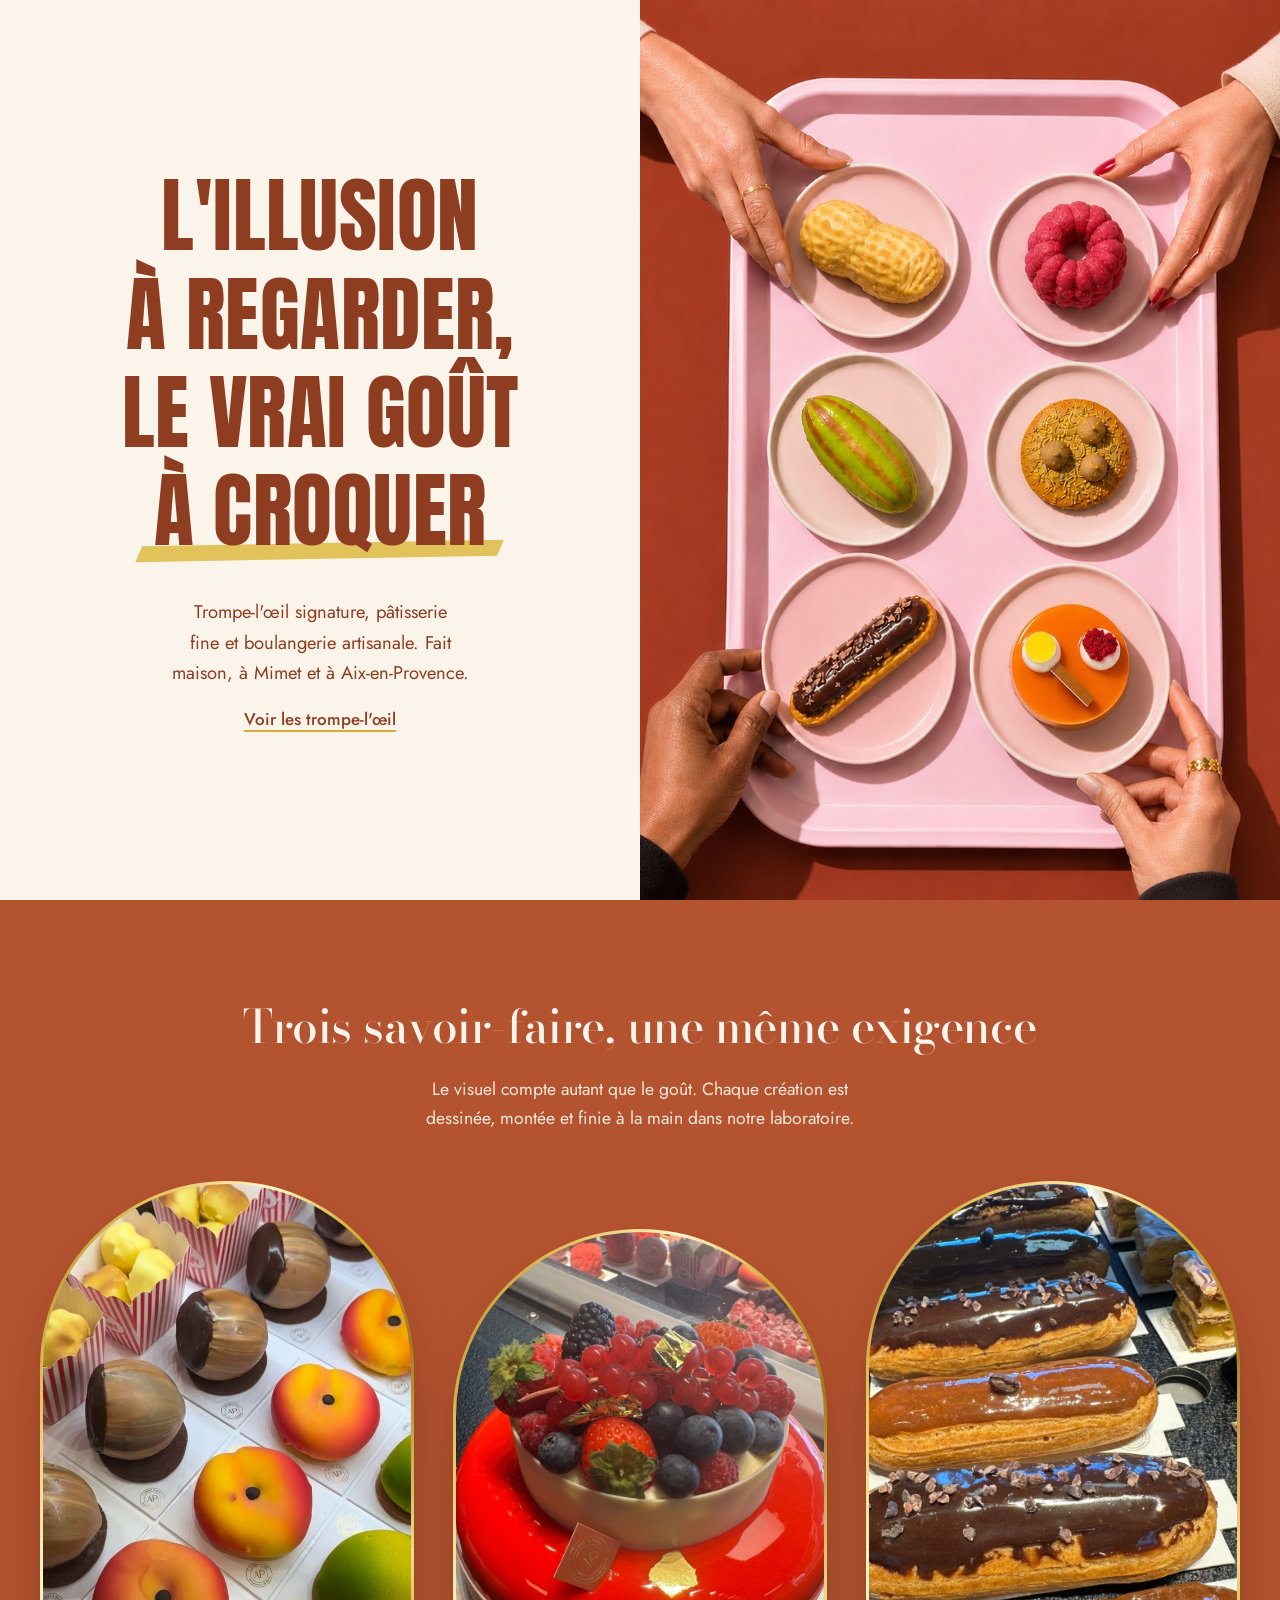
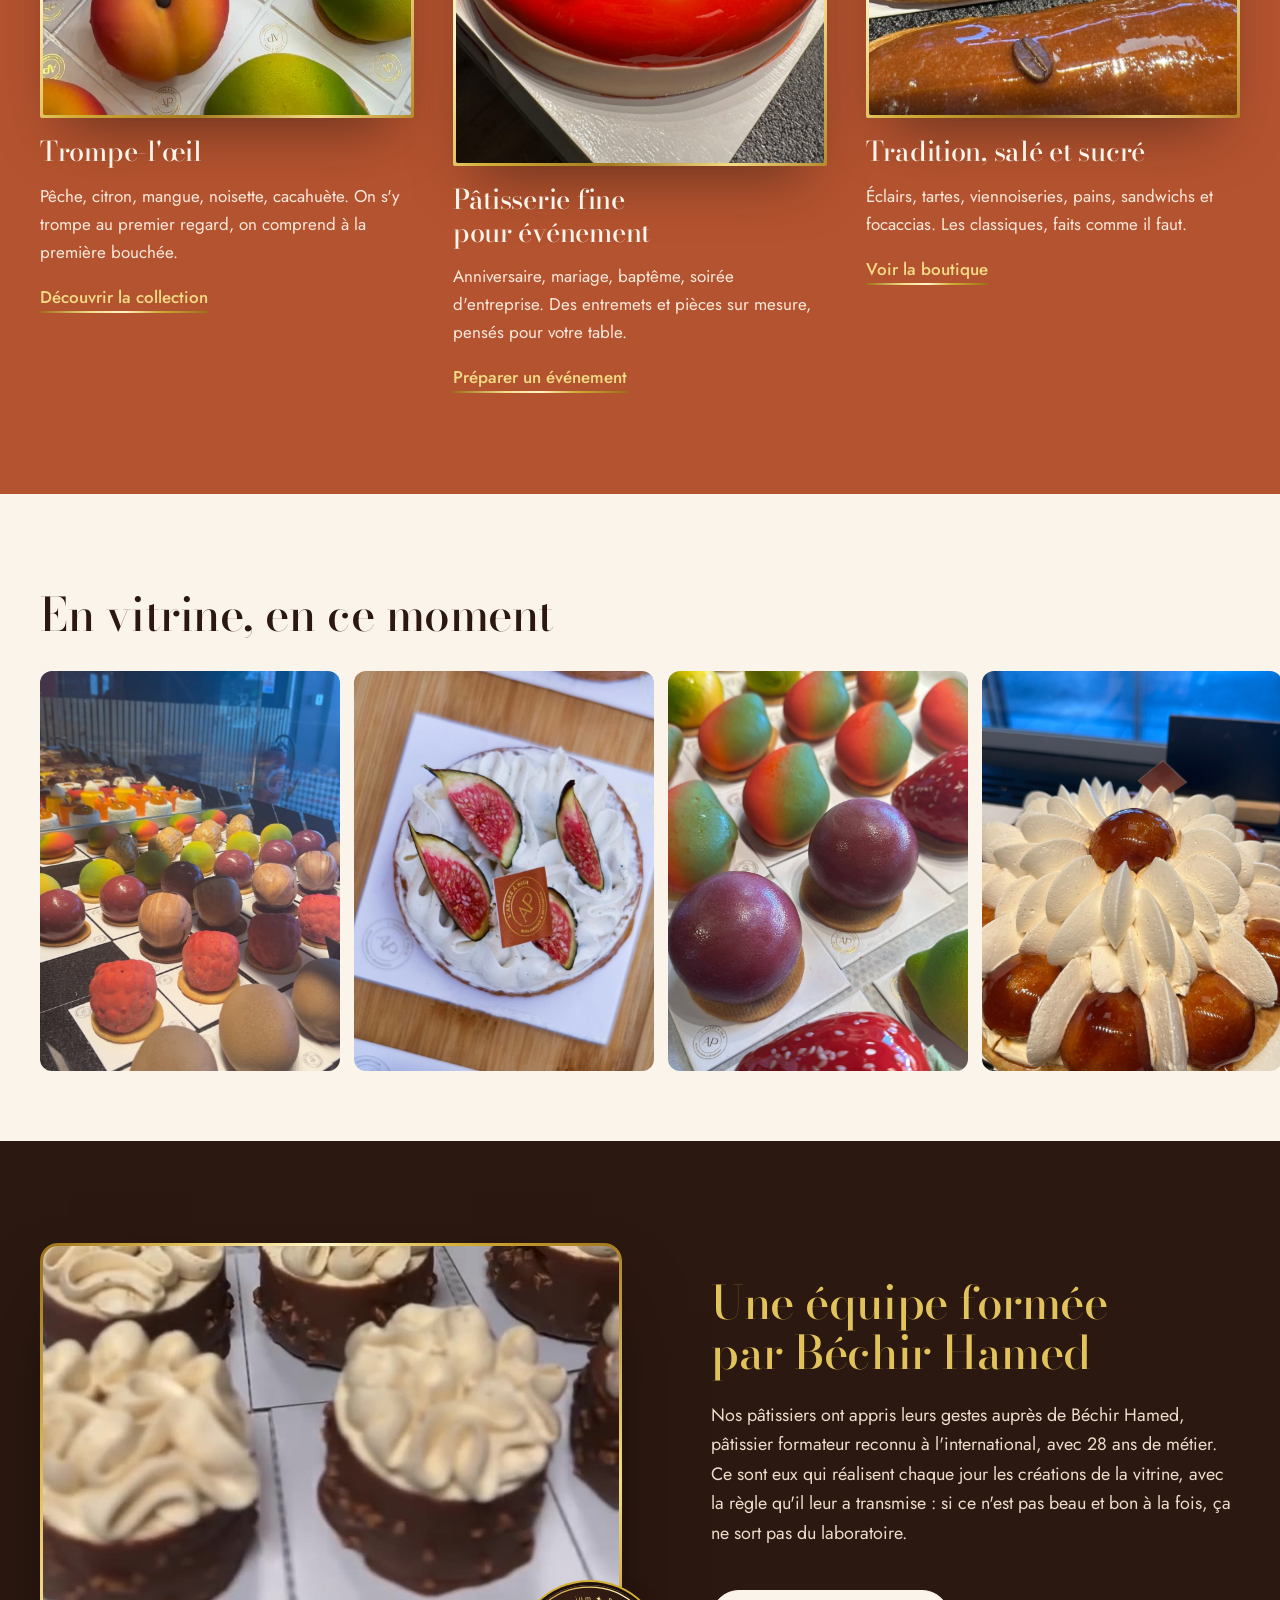
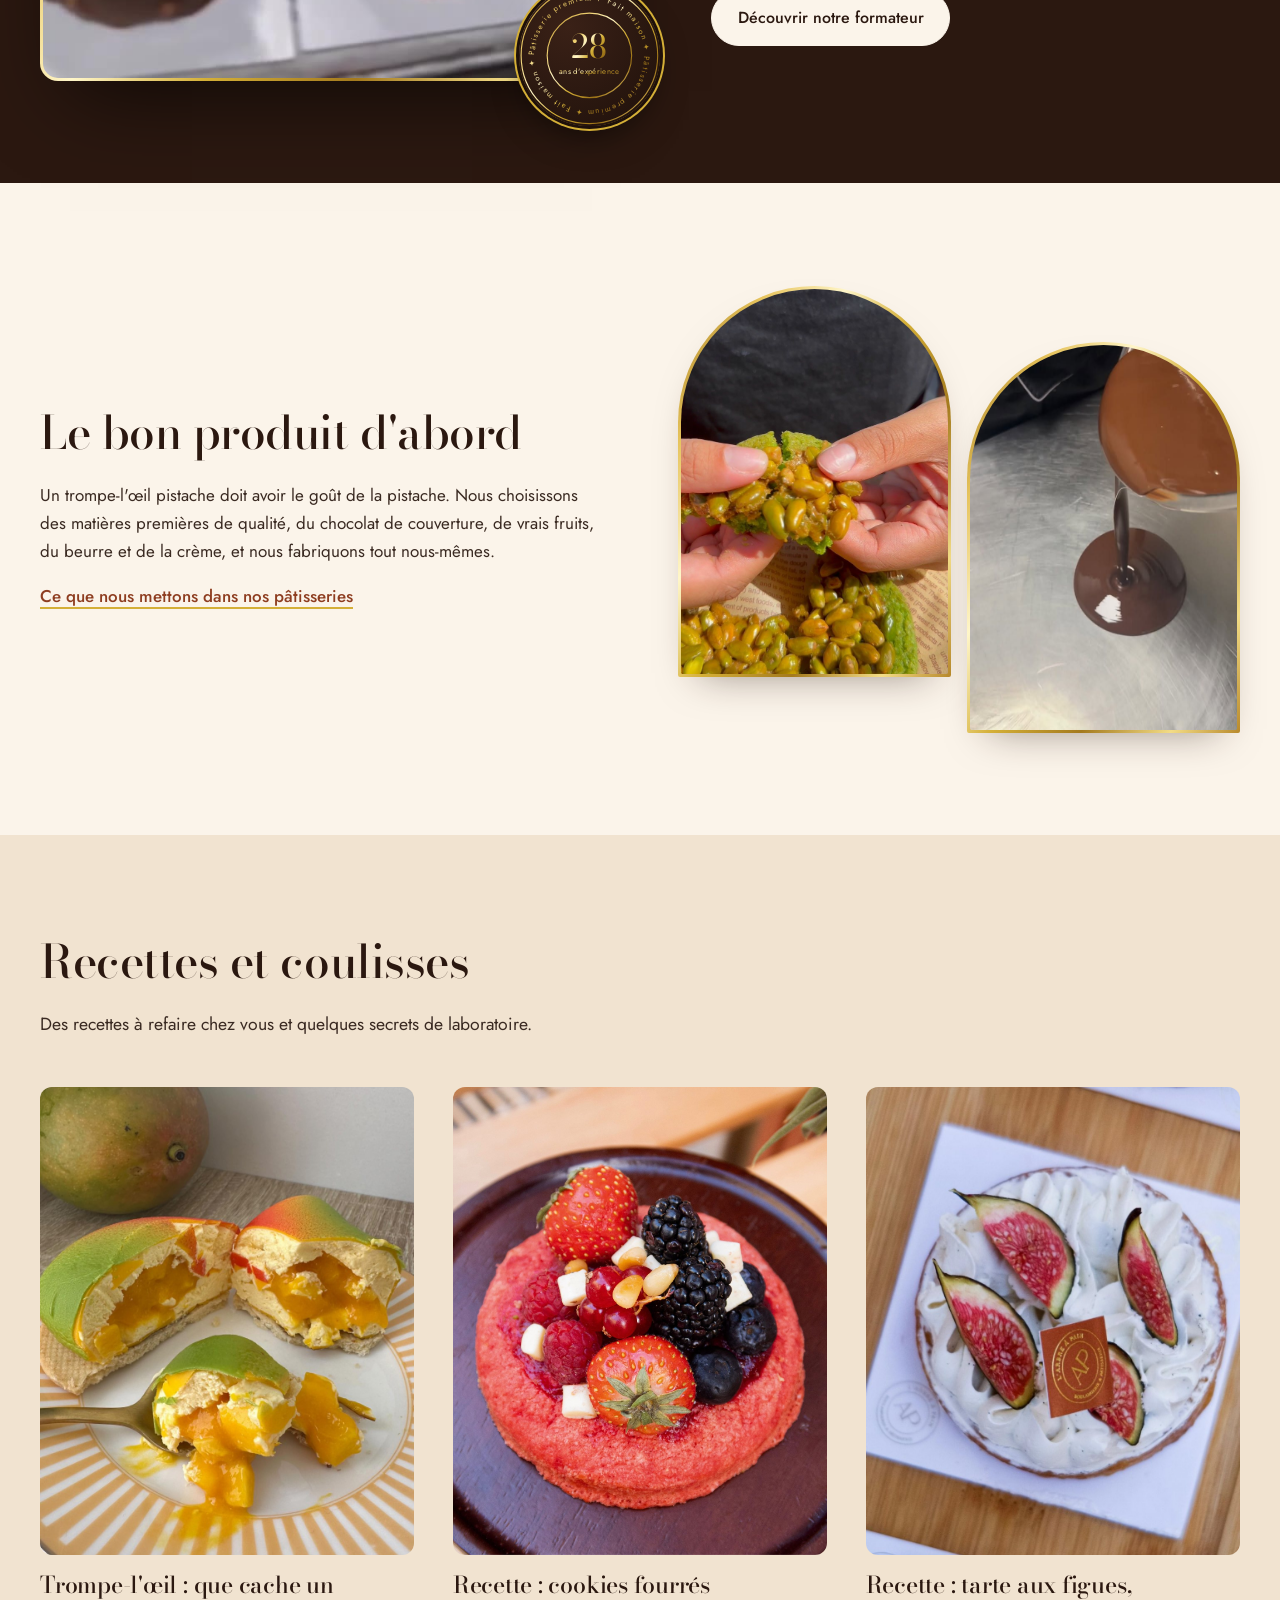
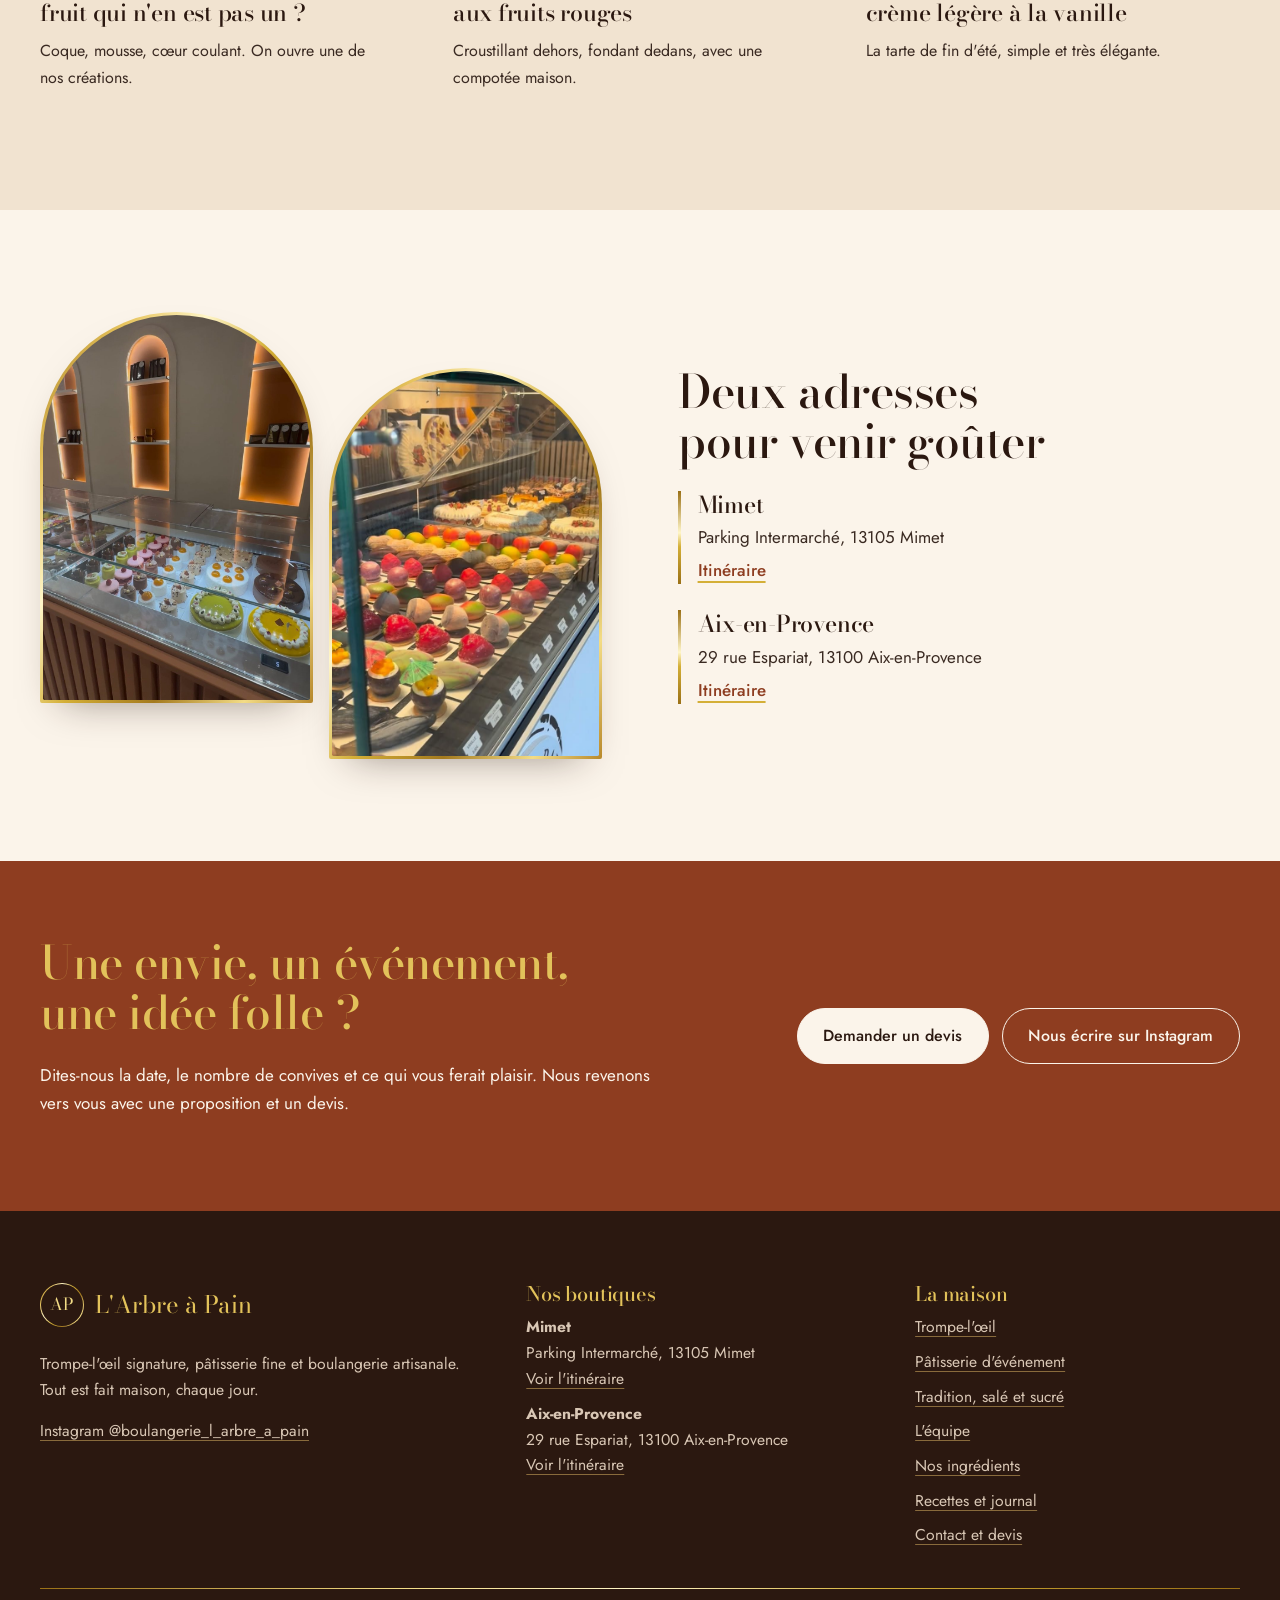
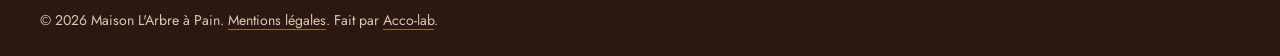
<file: index.html>
<!doctype html>
<html lang="fr">
<head>
<meta charset="utf-8">
<meta name="viewport" content="width=device-width, initial-scale=1">
<title>L&#x27;Arbre à Pain | Pâtisserie trompe-l&#x27;œil à Mimet et Aix-en-Provence</title>
<meta name="description" content="Trompe-l&#x27;œil signature, pâtisserie fine pour vos événements et boulangerie artisanale. 28 ans d&#x27;expérience, 100 % fait maison, à Mimet et Aix-en-Provence.">
<link rel="canonical" href="https://www.arbreapain.fr/">
<meta property="og:type" content="website">
<meta property="og:locale" content="fr_FR">
<meta property="og:site_name" content="Maison L'Arbre à Pain">
<meta property="og:title" content="L&#x27;Arbre à Pain | Pâtisserie trompe-l&#x27;œil à Mimet et Aix-en-Provence">
<meta property="og:description" content="Trompe-l&#x27;œil signature, pâtisserie fine pour vos événements et boulangerie artisanale. 28 ans d&#x27;expérience, 100 % fait maison, à Mimet et Aix-en-Provence.">
<meta property="og:image" content="https://www.arbreapain.fr/images/trompe-planche.jpg">
<meta name="theme-color" content="#B4532F">
<link rel="icon" href="assets/favicon.svg" type="image/svg+xml">
<link rel="preconnect" href="https://fonts.googleapis.com">
<link rel="preconnect" href="https://fonts.gstatic.com" crossorigin>
<link href="https://fonts.googleapis.com/css2?family=Bodoni+Moda:ital,opsz,wght@0,6..96,400..700;1,6..96,400..600&family=Jost:wght@300..600&display=swap" rel="stylesheet">
<link rel="stylesheet" href="assets/style.css">
<script type="application/ld+json">{"@context": "https://schema.org", "@type": "Bakery", "name": "Maison L'Arbre à Pain", "url": "https://www.arbreapain.fr", "image": "https://www.arbreapain.fr/images/trompe-planche.jpg", "description": "Pâtisserie fine, trompe-l'œil signature et boulangerie artisanale à Mimet et Aix-en-Provence.", "servesCuisine": "Pâtisserie française", "priceRange": "€€", "sameAs": ["https://www.instagram.com/boulangerie_l_arbre_a_pain/"], "address": [{"@type": "PostalAddress", "streetAddress": "Parking Intermarché", "postalCode": "13105", "addressLocality": "Mimet", "addressCountry": "FR"}, {"@type": "PostalAddress", "streetAddress": "29 rue Espariat", "postalCode": "13100", "addressLocality": "Aix-en-Provence", "addressCountry": "FR"}]}</script>
</head>
<body class="home">
<a class="skip" href="#contenu">Aller au contenu</a>
<header class="top">
  <a class="brand" href="index.html" aria-label="L'Arbre à Pain, accueil">
    <span class="mono" aria-hidden="true">AP</span>
    <span class="brand-name">L'Arbre à Pain<small>Maison de pâtisserie</small></span>
  </a>
  <button class="burger" aria-expanded="false" aria-controls="menu" aria-label="Ouvrir le menu"><span></span><span></span></button>
  <nav id="menu" class="menu" aria-label="Navigation principale">
    <a href="trompe-l-oeil.html">Trompe-l'œil</a><a href="patisserie-evenement.html">Événements</a><a href="boulangerie-tradition.html">Tradition</a><a href="equipe.html">L'équipe</a><a href="ingredients.html">Ingrédients</a><a href="journal/">Recettes</a>
    <a class="btn btn-gold" href="contact.html">Demander un devis</a>
  </nav>
</header>
<main id="contenu">
<section class="hero">
  <div class="hero-txt">
    <h1>L'illusion<br>à regarder,<br>le vrai goût<br><span class="hl">à croquer</span></h1>
    <p class="lead">Trompe-l'œil signature, pâtisserie fine et boulangerie artisanale. Fait maison, à Mimet et à Aix-en-Provence.</p>
    <a class="link" href="trompe-l-oeil.html">Voir les trompe-l'œil</a>
  </div>
  <div class="hero-img">
    <img src="images/hero-plateau.jpg" alt="Plateau de trompe-l&#x27;œil et de pâtisseries L&#x27;Arbre à Pain : cacahuète, framboise, cabosse, pistache, éclair et entremets">
  </div>
</section>

<section class="sec sec-terra">
  <div class="wrap">
    <div class="sec-head sec-head-center">
      <h2>Trois savoir-faire, une même exigence</h2>
      <p>Le visuel compte autant que le goût. Chaque création est dessinée, montée et finie à la main dans notre laboratoire.</p>
    </div>
    <div class="trio">
      <a class="trio-card" href="trompe-l-oeil.html">
        <figure class="arch "><img src="images/trompe-peche-noisette.jpg" alt="Trompe-l&#x27;œil pêche et noisette" loading="lazy" decoding="async"></figure>
        <h3>Trompe-l'œil</h3>
        <p>Pêche, citron, mangue, noisette, cacahuète. On s'y trompe au premier regard, on comprend à la première bouchée.</p>
        <span class="more">Découvrir la collection</span>
      </a>
      <a class="trio-card" href="patisserie-evenement.html">
        <figure class="arch "><img src="images/entremets-rouge.jpg" alt="Entremets rouge miroir décoré de fruits rouges" loading="lazy" decoding="async"></figure>
        <h3>Pâtisserie fine pour événement</h3>
        <p>Anniversaire, mariage, baptême, soirée d'entreprise. Des entremets et pièces sur mesure, pensés pour votre table.</p>
        <span class="more">Préparer un événement</span>
      </a>
      <a class="trio-card" href="boulangerie-tradition.html">
        <figure class="arch "><img src="images/eclairs.jpg" alt="Éclairs au chocolat glacés" loading="lazy" decoding="async"></figure>
        <h3>Tradition, salé et sucré</h3>
        <p>Éclairs, tartes, viennoiseries, pains, sandwichs et focaccias. Les classiques, faits comme il faut.</p>
        <span class="more">Voir la boutique</span>
      </a>
    </div>
  </div>
</section>

<section class="ribbon-sec" aria-label="En vitrine">
  <div class="wrap"><h2>En vitrine, en ce moment</h2></div>
  <div class="ribbon" tabindex="0">
    <button class="shot" type="button" aria-label="Agrandir : Vitrine de trompe-l&#x27;œil colorés"><img src="images/vitrine-trompe.jpg" alt="Vitrine de trompe-l&#x27;œil colorés" loading="lazy" decoding="async"></button><button class="shot" type="button" aria-label="Agrandir : Tarte aux figues fraîches et crème légère"><img src="images/tarte-figue.jpg" alt="Tarte aux figues fraîches et crème légère" loading="lazy" decoding="async"></button><button class="shot" type="button" aria-label="Agrandir : Trompe-l&#x27;œil fruits au glaçage brillant"><img src="images/trompe-fruits-brillants.jpg" alt="Trompe-l&#x27;œil fruits au glaçage brillant" loading="lazy" decoding="async"></button><button class="shot" type="button" aria-label="Agrandir : Saint-honoré à la crème pochée"><img src="images/saint-honore.jpg" alt="Saint-honoré à la crème pochée" loading="lazy" decoding="async"></button><button class="shot" type="button" aria-label="Agrandir : Trompe-l&#x27;œil citron et mangue"><img src="images/trompe-citron-mangue.jpg" alt="Trompe-l&#x27;œil citron et mangue" loading="lazy" decoding="async"></button><button class="shot" type="button" aria-label="Agrandir : Cookie garni de fruits rouges frais"><img src="images/cookie-fruits-rouges-sombre.jpg" alt="Cookie garni de fruits rouges frais" loading="lazy" decoding="async"></button><button class="shot" type="button" aria-label="Agrandir : Entremets aux fruits exotiques"><img src="images/entremets-jaune.jpg" alt="Entremets aux fruits exotiques" loading="lazy" decoding="async"></button><button class="shot" type="button" aria-label="Agrandir : Assortiment de trompe-l&#x27;œil"><img src="images/trompe-assortiment.jpg" alt="Assortiment de trompe-l&#x27;œil" loading="lazy" decoding="async"></button><button class="shot" type="button" aria-label="Agrandir : Macaron framboise et crème"><img src="images/ispahan.jpg" alt="Macaron framboise et crème" loading="lazy" decoding="async"></button><button class="shot" type="button" aria-label="Agrandir : Vitrine de pâtisseries individuelles"><img src="images/vitrine-couleurs.jpg" alt="Vitrine de pâtisseries individuelles" loading="lazy" decoding="async"></button>
  </div>
</section>

<section class="chef">
  <div class="wrap chef-in">
    <div class="chef-video">
      <video src="assets/chef.mp4" poster="images/chef-video.jpg" autoplay muted loop playsinline preload="metadata" aria-label="Un pâtissier de L'Arbre à Pain au travail dans le laboratoire"></video>
      <svg class="seal" viewBox="0 0 200 200" role="img" aria-label="28 ans d'expérience, pâtisserie premium">
<defs><path id="c" d="M100,100 m-78,0 a78,78 0 1,1 156,0 a78,78 0 1,1 -156,0"/><linearGradient id="or" x1="0" y1="0" x2="1" y2="1"><stop offset="0" stop-color="#A47A1E"/><stop offset=".25" stop-color="#F0D272"/><stop offset=".42" stop-color="#FFF6C9"/><stop offset=".58" stop-color="#D4AF37"/><stop offset=".78" stop-color="#9A7016"/><stop offset="1" stop-color="#F3DC86"/></linearGradient></defs>
<circle cx="100" cy="100" r="97" fill="none" stroke="url(#or)" stroke-width="1.6"/>
<circle cx="100" cy="100" r="60" fill="none" stroke="url(#or)" stroke-width="1.6"/>
<text class="seal-ring"><textPath href="#c" startOffset="0" textLength="484" lengthAdjust="spacing">Pâtisserie premium  ✦  Fait maison  ✦  Pâtisserie premium  ✦  Fait maison  ✦</textPath></text>
<text x="100" y="104" text-anchor="middle" class="seal-num">28</text>
<text x="100" y="126" text-anchor="middle" class="seal-sub">ans d'expérience</text>
</svg>
    </div>
    <div class="chef-txt">
      <h2>Une équipe formée par Béchir Hamed</h2>
      <p>Nos pâtissiers ont appris leurs gestes auprès de Béchir Hamed, pâtissier formateur reconnu à l'international, avec 28 ans de métier. Ce sont eux qui réalisent chaque jour les créations de la vitrine, avec la règle qu'il leur a transmise : si ce n'est pas beau et bon à la fois, ça ne sort pas du laboratoire.</p>
      <a class="btn btn-gold" href="equipe.html#formateur">Découvrir notre formateur</a>
    </div>
  </div>
</section>

<section class="sec">
  <div class="wrap split">
    <div>
      <h2>Le bon produit d'abord</h2>
      <p>Un trompe-l'œil pistache doit avoir le goût de la pistache. Nous choisissons des matières premières de qualité, du chocolat de couverture, de vrais fruits, du beurre et de la crème, et nous fabriquons tout nous-mêmes.</p>
      <a class="link" href="ingredients.html">Ce que nous mettons dans nos pâtisseries</a>
    </div>
    <div class="duo">
      <figure class="arch "><img src="images/pistache-mains.jpg" alt="Cookie pistache ouvert à la main, cœur coulant" loading="lazy" decoding="async"></figure>
      <figure class="arch down"><img src="images/chocolat-coule.jpg" alt="Chocolat fondu versé sur le marbre" loading="lazy" decoding="async"></figure>
    </div>
  </div>
</section>

<section class="sec sec-tint">
  <div class="wrap">
    <div class="sec-head"><h2>Recettes et coulisses</h2><p>Des recettes à refaire chez vous et quelques secrets de laboratoire.</p></div>
    <div class="posts">
      <a class="post" href="journal/trompe-l-oeil-patisserie-comment-ca-marche.html"><img src="images/trompe-mangue-coupee.jpg" alt="Trompe-l&#x27;œil mangue coupé en deux" loading="lazy" decoding="async"><h3>Trompe-l'œil : que cache un fruit qui n'en est pas un ?</h3><p>Coque, mousse, cœur coulant. On ouvre une de nos créations.</p></a>
      <a class="post" href="journal/recette-cookies-fourres-fruits-rouges.html"><img src="images/cookie-fruits-rouges.jpg" alt="Cookie aux fruits rouges" loading="lazy" decoding="async"><h3>Recette : cookies fourrés aux fruits rouges</h3><p>Croustillant dehors, fondant dedans, avec une compotée maison.</p></a>
      <a class="post" href="journal/recette-tarte-figues-creme-vanille.html"><img src="images/tarte-figue.jpg" alt="Tarte aux figues" loading="lazy" decoding="async"><h3>Recette : tarte aux figues, crème légère à la vanille</h3><p>La tarte de fin d'été, simple et très élégante.</p></a>
    </div>
  </div>
</section>

<section class="sec">
  <div class="wrap split">
    <div class="duo">
      <figure class="arch "><img src="images/boutique-aix.jpg" alt="Intérieur de la boutique L&#x27;Arbre à Pain à Aix-en-Provence" loading="lazy" decoding="async"></figure>
      <figure class="arch down"><img src="images/vitrine-patisserie.jpg" alt="Vitrine de pâtisseries de la boutique" loading="lazy" decoding="async"></figure>
    </div>
    <div>
      <h2>Deux adresses pour venir goûter</h2>
      <ul class="shops">
        <li><h3>Mimet</h3><p>Parking Intermarché, 13105 Mimet</p><a class="link" href="https://www.google.com/maps/search/?api=1&query=L%27Arbre+%C3%A0+Pain+Mimet" target="_blank" rel="noopener">Itinéraire</a></li><li><h3>Aix-en-Provence</h3><p>29 rue Espariat, 13100 Aix-en-Provence</p><a class="link" href="https://www.google.com/maps/search/?api=1&query=L%27Arbre+%C3%A0+Pain+29+rue+Espariat+Aix-en-Provence" target="_blank" rel="noopener">Itinéraire</a></li>
      </ul>
    </div>
  </div>
</section>
<section class="cta">
  <div class="wrap cta-in">
    <div><h2>Une envie, un événement, une idée folle ?</h2><p>Dites-nous la date, le nombre de convives et ce qui vous ferait plaisir. Nous revenons vers vous avec une proposition et un devis.</p></div>
    <div class="cta-actions"><a class="btn btn-gold" href="contact.html">Demander un devis</a><a class="btn btn-line" href="https://www.instagram.com/boulangerie_l_arbre_a_pain/" target="_blank" rel="noopener">Nous écrire sur Instagram</a></div>
  </div>
</section>
</main>
<footer class="foot">
  <div class="foot-grid">
    <div>
      <p class="foot-brand"><span class="mono" aria-hidden="true">AP</span> L'Arbre à Pain</p>
      <p>Trompe-l'œil signature, pâtisserie fine et boulangerie artisanale. Tout est fait maison, chaque jour.</p>
      <p><a href="https://www.instagram.com/boulangerie_l_arbre_a_pain/" target="_blank" rel="noopener">Instagram @boulangerie_l_arbre_a_pain</a></p>
    </div>
    <div>
      <h2>Nos boutiques</h2>
      <ul class="plain"><li><strong>Mimet</strong><br>Parking Intermarché, 13105 Mimet<br><a href="https://www.google.com/maps/search/?api=1&query=L%27Arbre+%C3%A0+Pain+Mimet" target="_blank" rel="noopener">Voir l'itinéraire</a></li><li><strong>Aix-en-Provence</strong><br>29 rue Espariat, 13100 Aix-en-Provence<br><a href="https://www.google.com/maps/search/?api=1&query=L%27Arbre+%C3%A0+Pain+29+rue+Espariat+Aix-en-Provence" target="_blank" rel="noopener">Voir l'itinéraire</a></li></ul>
    </div>
    <div>
      <h2>La maison</h2>
      <ul class="plain">
        <li><a href="trompe-l-oeil.html">Trompe-l'œil</a></li>
        <li><a href="patisserie-evenement.html">Pâtisserie d'événement</a></li>
        <li><a href="boulangerie-tradition.html">Tradition, salé et sucré</a></li>
        <li><a href="equipe.html">L'équipe</a></li>
        <li><a href="ingredients.html">Nos ingrédients</a></li>
        <li><a href="journal/">Recettes et journal</a></li>
        <li><a href="contact.html">Contact et devis</a></li>
        
      </ul>
    </div>
  </div>
  <p class="foot-legal">© 2026 Maison L'Arbre à Pain. <a href="mentions-legales.html">Mentions légales</a>. Fait par <a href="https://acco-lab.fr" target="_blank" rel="noopener">Acco-lab</a>.</p>
</footer>
<div class="lightbox" hidden><button class="lb-close" aria-label="Fermer la photo">Fermer</button><img alt=""></div>
<script src="assets/site.js" defer></script>
</body>
</html>
</file>
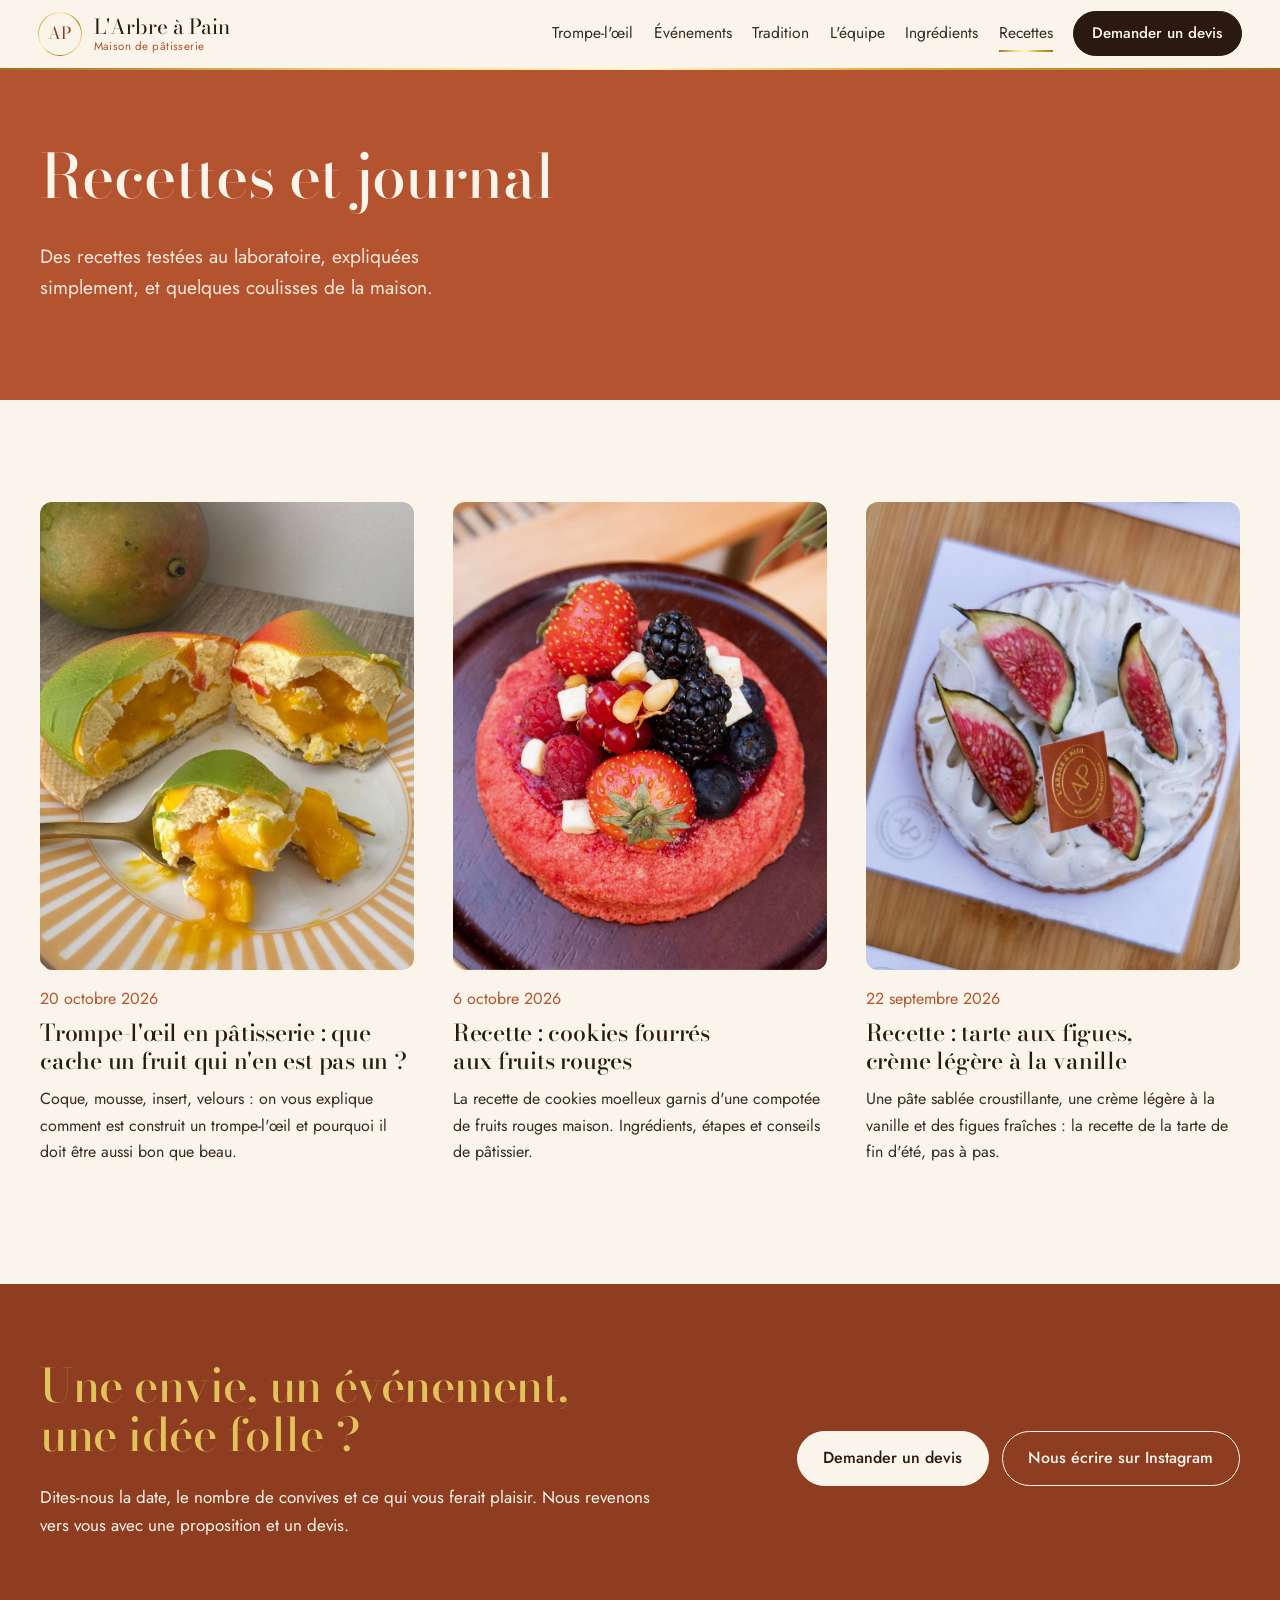
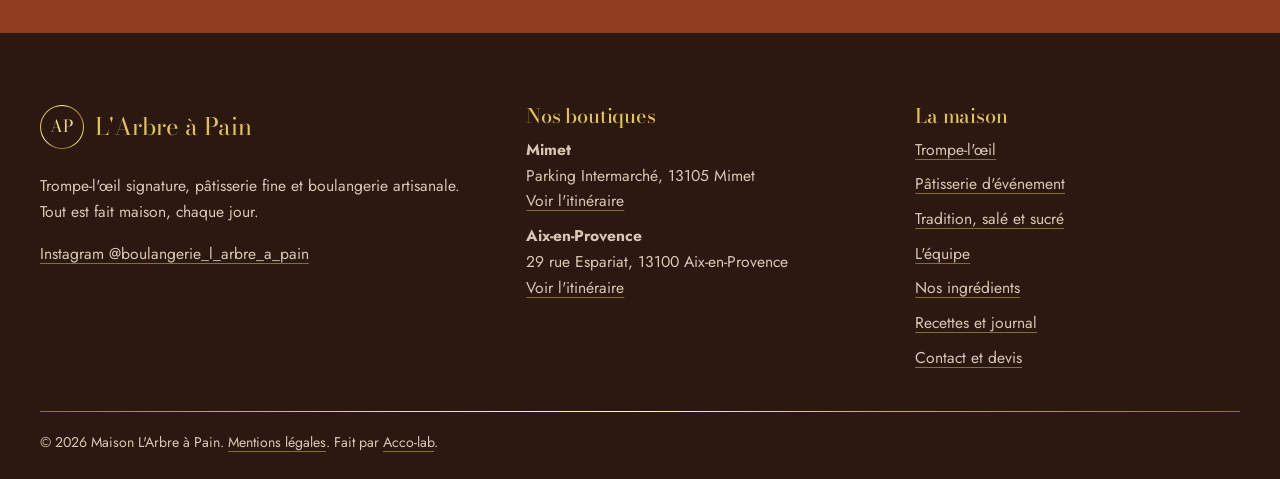
<file: journal/index.html>
<!doctype html>
<html lang="fr">
<head>
<meta charset="utf-8">
<meta name="viewport" content="width=device-width, initial-scale=1">
<title>Recettes et journal de pâtisserie | L&#x27;Arbre à Pain</title>
<meta name="description" content="Recettes de pâtissier à refaire chez vous, secrets de trompe-l&#x27;œil et coulisses du laboratoire de L&#x27;Arbre à Pain.">
<link rel="canonical" href="https://www.arbreapain.fr/journal/">
<meta property="og:type" content="website">
<meta property="og:locale" content="fr_FR">
<meta property="og:site_name" content="Maison L'Arbre à Pain">
<meta property="og:title" content="Recettes et journal de pâtisserie | L&#x27;Arbre à Pain">
<meta property="og:description" content="Recettes de pâtissier à refaire chez vous, secrets de trompe-l&#x27;œil et coulisses du laboratoire de L&#x27;Arbre à Pain.">
<meta property="og:image" content="https://www.arbreapain.fr/images/trompe-planche.jpg">
<meta name="theme-color" content="#B4532F">
<link rel="icon" href="../assets/favicon.svg" type="image/svg+xml">
<link rel="preconnect" href="https://fonts.googleapis.com">
<link rel="preconnect" href="https://fonts.gstatic.com" crossorigin>
<link href="https://fonts.googleapis.com/css2?family=Bodoni+Moda:ital,opsz,wght@0,6..96,400..700;1,6..96,400..600&family=Jost:wght@300..600&display=swap" rel="stylesheet">
<link rel="stylesheet" href="../assets/style.css">
<script type="application/ld+json">{"@context": "https://schema.org", "@type": "Bakery", "name": "Maison L'Arbre à Pain", "url": "https://www.arbreapain.fr", "image": "https://www.arbreapain.fr/images/trompe-planche.jpg", "description": "Pâtisserie fine, trompe-l'œil signature et boulangerie artisanale à Mimet et Aix-en-Provence.", "servesCuisine": "Pâtisserie française", "priceRange": "€€", "sameAs": ["https://www.instagram.com/boulangerie_l_arbre_a_pain/"], "address": [{"@type": "PostalAddress", "streetAddress": "Parking Intermarché", "postalCode": "13105", "addressLocality": "Mimet", "addressCountry": "FR"}, {"@type": "PostalAddress", "streetAddress": "29 rue Espariat", "postalCode": "13100", "addressLocality": "Aix-en-Provence", "addressCountry": "FR"}]}</script>
</head>
<body class="">
<a class="skip" href="#contenu">Aller au contenu</a>
<header class="top">
  <a class="brand" href="../index.html" aria-label="L'Arbre à Pain, accueil">
    <span class="mono" aria-hidden="true">AP</span>
    <span class="brand-name">L'Arbre à Pain<small>Maison de pâtisserie</small></span>
  </a>
  <button class="burger" aria-expanded="false" aria-controls="menu" aria-label="Ouvrir le menu"><span></span><span></span></button>
  <nav id="menu" class="menu" aria-label="Navigation principale">
    <a href="../trompe-l-oeil.html">Trompe-l'œil</a><a href="../patisserie-evenement.html">Événements</a><a href="../boulangerie-tradition.html">Tradition</a><a href="../equipe.html">L'équipe</a><a href="../ingredients.html">Ingrédients</a><a href="../journal/" aria-current="page">Recettes</a>
    <a class="btn btn-gold" href="../contact.html">Demander un devis</a>
  </nav>
</header>
<main id="contenu">
<section class="phero phero-slim"><div class="wrap"><h1>Recettes et journal</h1><p class="lead">Des recettes testées au laboratoire, expliquées simplement, et quelques coulisses de la maison.</p></div></section>
<section class="sec"><div class="wrap"><div class="posts"><a class="post" href="trompe-l-oeil-patisserie-comment-ca-marche.html"><img src="../images/trompe-mangue-coupee.jpg" alt="Trompe-l&#x27;œil mangue coupé en deux" loading="lazy" decoding="async"><p class="date">20 octobre 2026</p><h2>Trompe-l'œil en pâtisserie : que cache un fruit qui n'en est pas un ?</h2><p>Coque, mousse, insert, velours : on vous explique comment est construit un trompe-l'œil et pourquoi il doit être aussi bon que beau.</p></a><a class="post" href="recette-cookies-fourres-fruits-rouges.html"><img src="../images/cookie-fruits-rouges.jpg" alt="Cookie garni de fruits rouges frais" loading="lazy" decoding="async"><p class="date">6 octobre 2026</p><h2>Recette : cookies fourrés aux fruits rouges</h2><p>La recette de cookies moelleux garnis d'une compotée de fruits rouges maison. Ingrédients, étapes et conseils de pâtissier.</p></a><a class="post" href="recette-tarte-figues-creme-vanille.html"><img src="../images/tarte-figue.jpg" alt="Tarte aux figues fraîches et crème à la vanille" loading="lazy" decoding="async"><p class="date">22 septembre 2026</p><h2>Recette : tarte aux figues, crème légère à la vanille</h2><p>Une pâte sablée croustillante, une crème légère à la vanille et des figues fraîches : la recette de la tarte de fin d'été, pas à pas.</p></a></div></div></section>
<section class="cta">
  <div class="wrap cta-in">
    <div><h2>Une envie, un événement, une idée folle ?</h2><p>Dites-nous la date, le nombre de convives et ce qui vous ferait plaisir. Nous revenons vers vous avec une proposition et un devis.</p></div>
    <div class="cta-actions"><a class="btn btn-gold" href="../contact.html">Demander un devis</a><a class="btn btn-line" href="https://www.instagram.com/boulangerie_l_arbre_a_pain/" target="_blank" rel="noopener">Nous écrire sur Instagram</a></div>
  </div>
</section>
</main>
<footer class="foot">
  <div class="foot-grid">
    <div>
      <p class="foot-brand"><span class="mono" aria-hidden="true">AP</span> L'Arbre à Pain</p>
      <p>Trompe-l'œil signature, pâtisserie fine et boulangerie artisanale. Tout est fait maison, chaque jour.</p>
      <p><a href="https://www.instagram.com/boulangerie_l_arbre_a_pain/" target="_blank" rel="noopener">Instagram @boulangerie_l_arbre_a_pain</a></p>
    </div>
    <div>
      <h2>Nos boutiques</h2>
      <ul class="plain"><li><strong>Mimet</strong><br>Parking Intermarché, 13105 Mimet<br><a href="https://www.google.com/maps/search/?api=1&query=L%27Arbre+%C3%A0+Pain+Mimet" target="_blank" rel="noopener">Voir l'itinéraire</a></li><li><strong>Aix-en-Provence</strong><br>29 rue Espariat, 13100 Aix-en-Provence<br><a href="https://www.google.com/maps/search/?api=1&query=L%27Arbre+%C3%A0+Pain+29+rue+Espariat+Aix-en-Provence" target="_blank" rel="noopener">Voir l'itinéraire</a></li></ul>
    </div>
    <div>
      <h2>La maison</h2>
      <ul class="plain">
        <li><a href="../trompe-l-oeil.html">Trompe-l'œil</a></li>
        <li><a href="../patisserie-evenement.html">Pâtisserie d'événement</a></li>
        <li><a href="../boulangerie-tradition.html">Tradition, salé et sucré</a></li>
        <li><a href="../equipe.html">L'équipe</a></li>
        <li><a href="../ingredients.html">Nos ingrédients</a></li>
        <li><a href="../journal/">Recettes et journal</a></li>
        <li><a href="../contact.html">Contact et devis</a></li>
        
      </ul>
    </div>
  </div>
  <p class="foot-legal">© 2026 Maison L'Arbre à Pain. <a href="../mentions-legales.html">Mentions légales</a>. Fait par <a href="https://acco-lab.fr" target="_blank" rel="noopener">Acco-lab</a>.</p>
</footer>
<div class="lightbox" hidden><button class="lb-close" aria-label="Fermer la photo">Fermer</button><img alt=""></div>
<script src="../assets/site.js" defer></script>
</body>
</html>
</file>
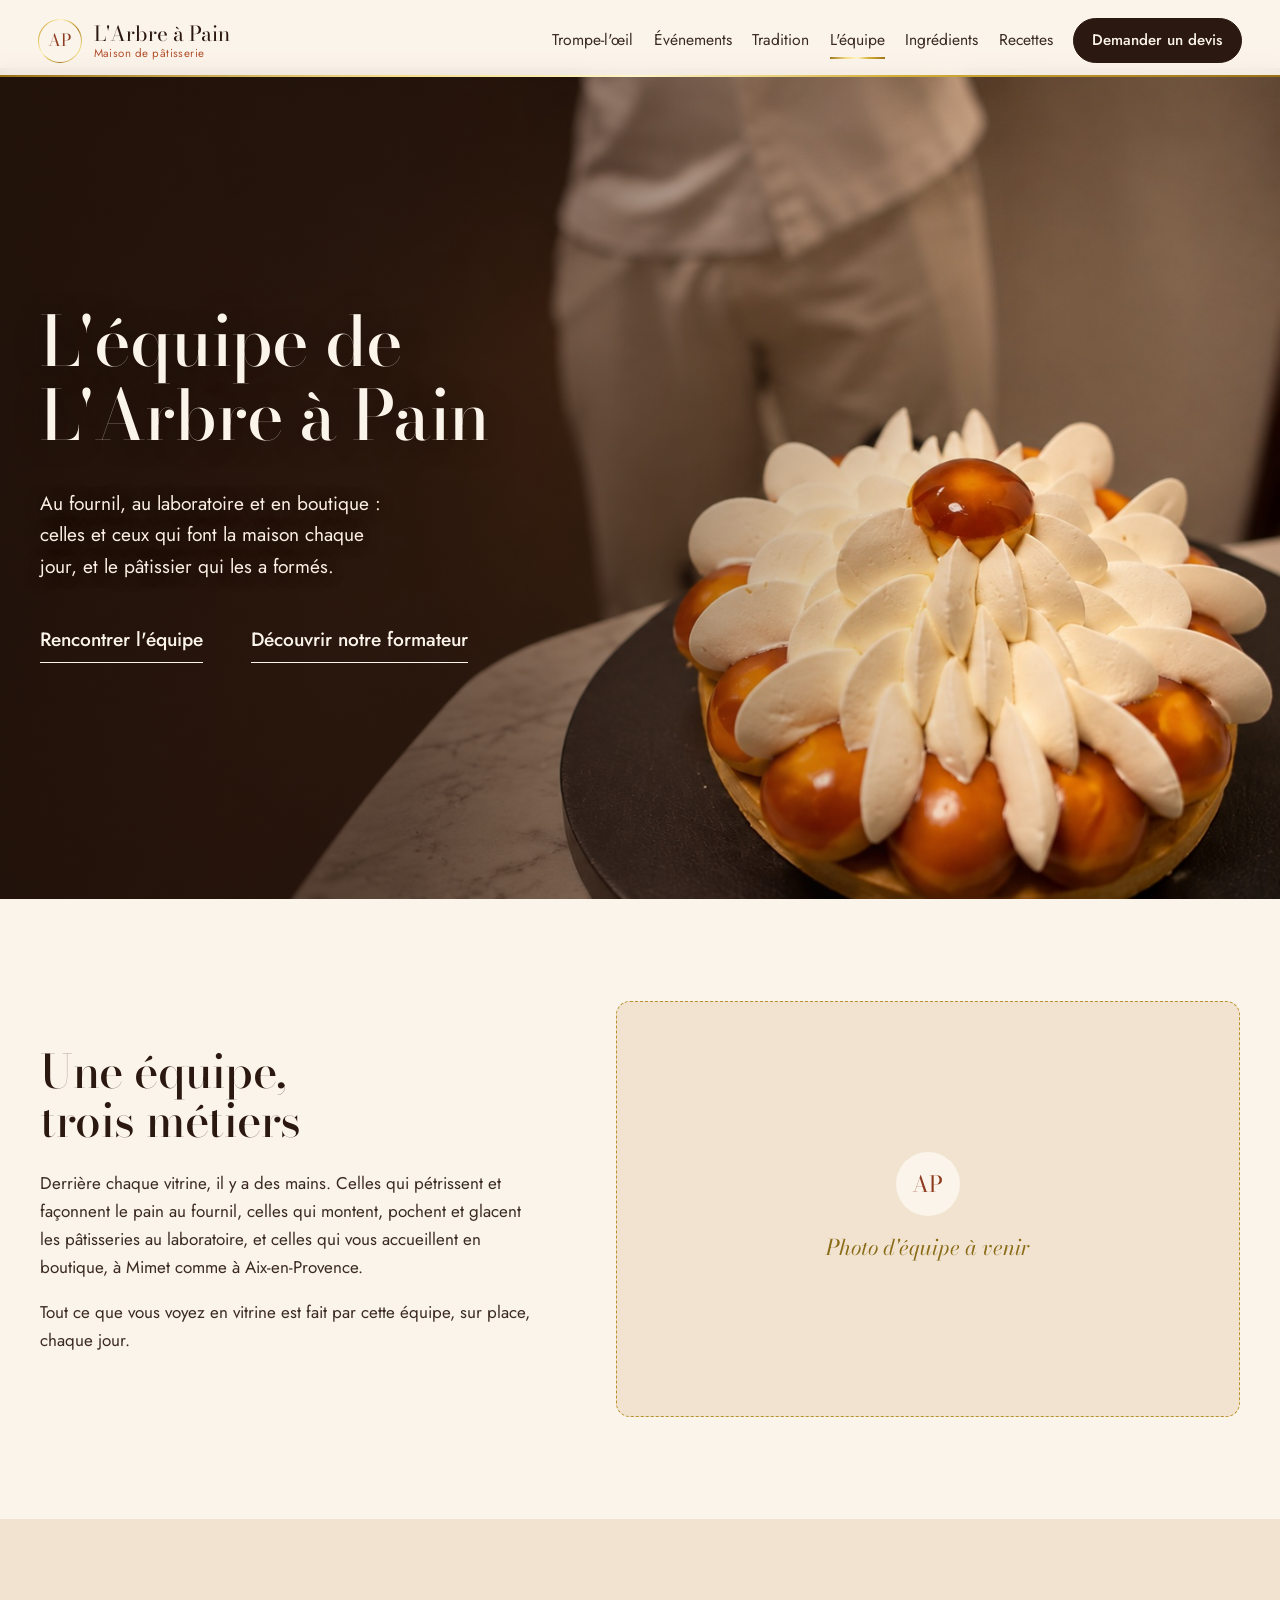
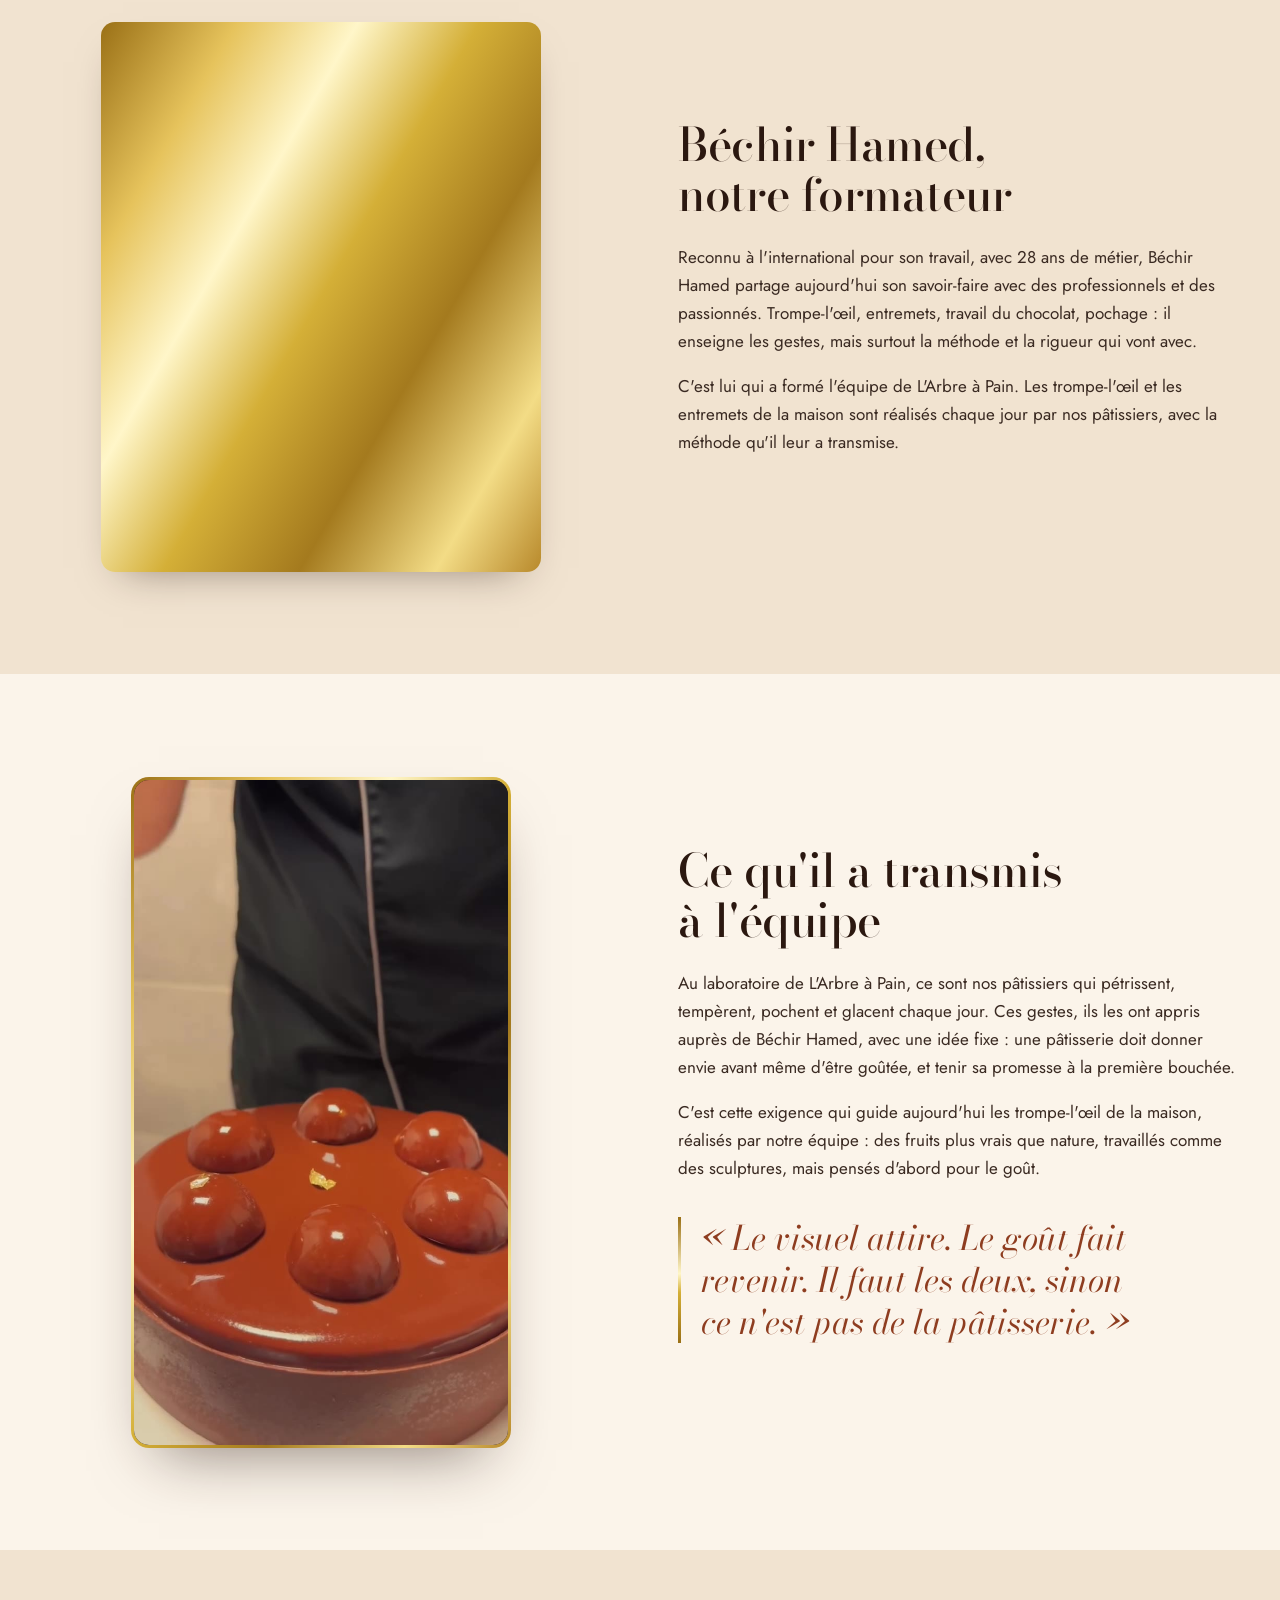
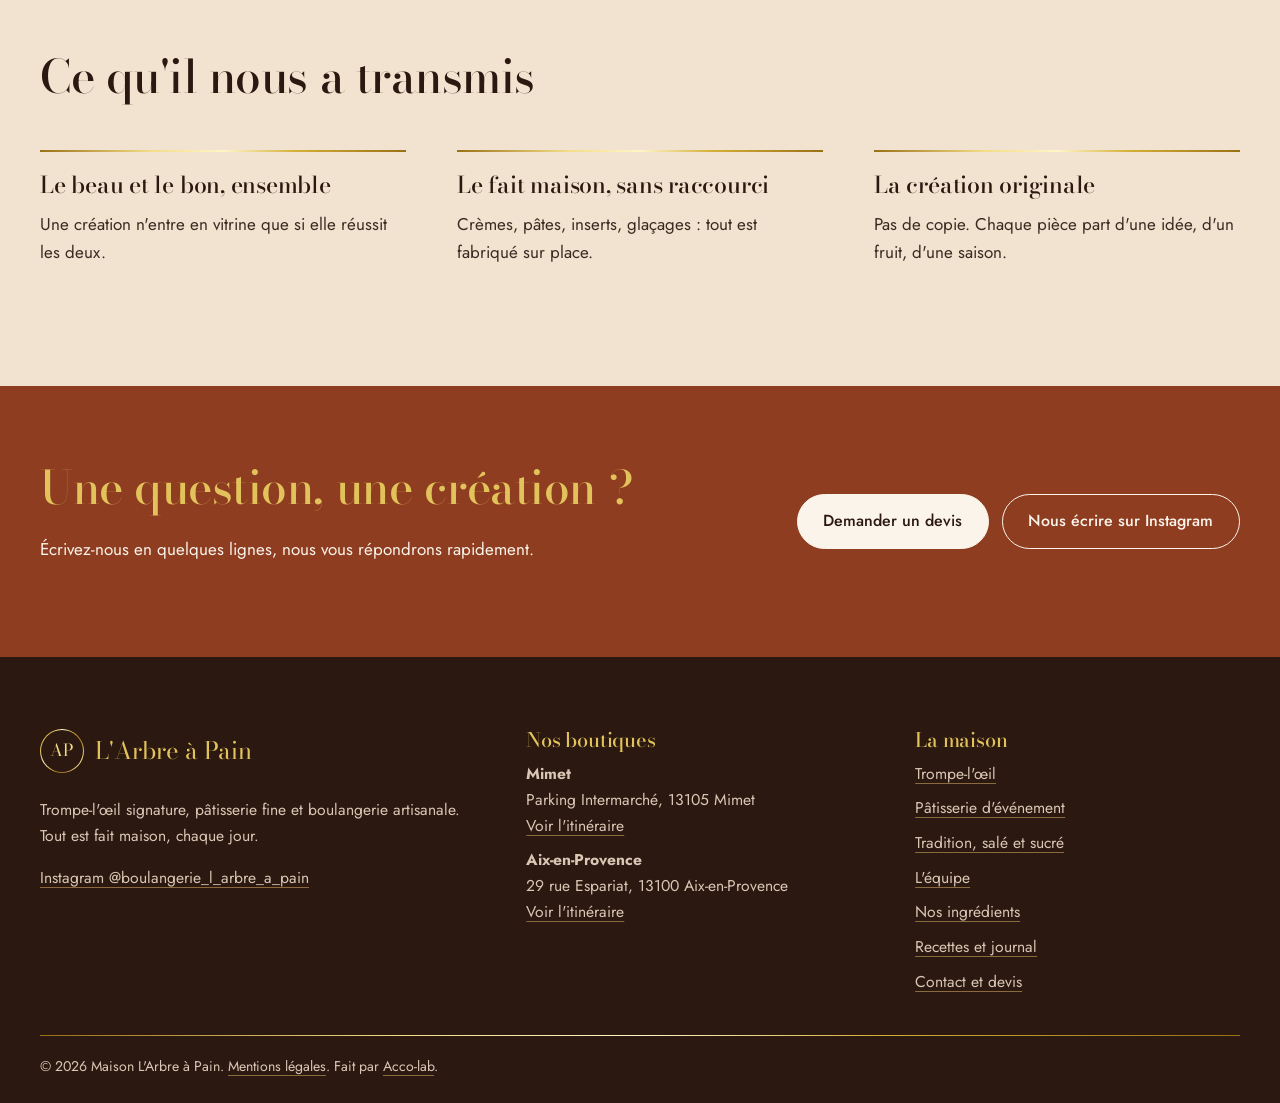
<file: bechir-hamed.html>
<!doctype html><html lang="fr"><head><meta charset="utf-8"><title>L'équipe | L'Arbre à Pain</title><meta name="robots" content="noindex"><link rel="canonical" href="https://www.arbreapain.fr/equipe.html"><meta http-equiv="refresh" content="0; url=equipe.html#formateur"></head><body><p><a href="equipe.html#formateur">La page a changé d'adresse : voir l'équipe et Béchir Hamed</a></p></body></html>
</file>
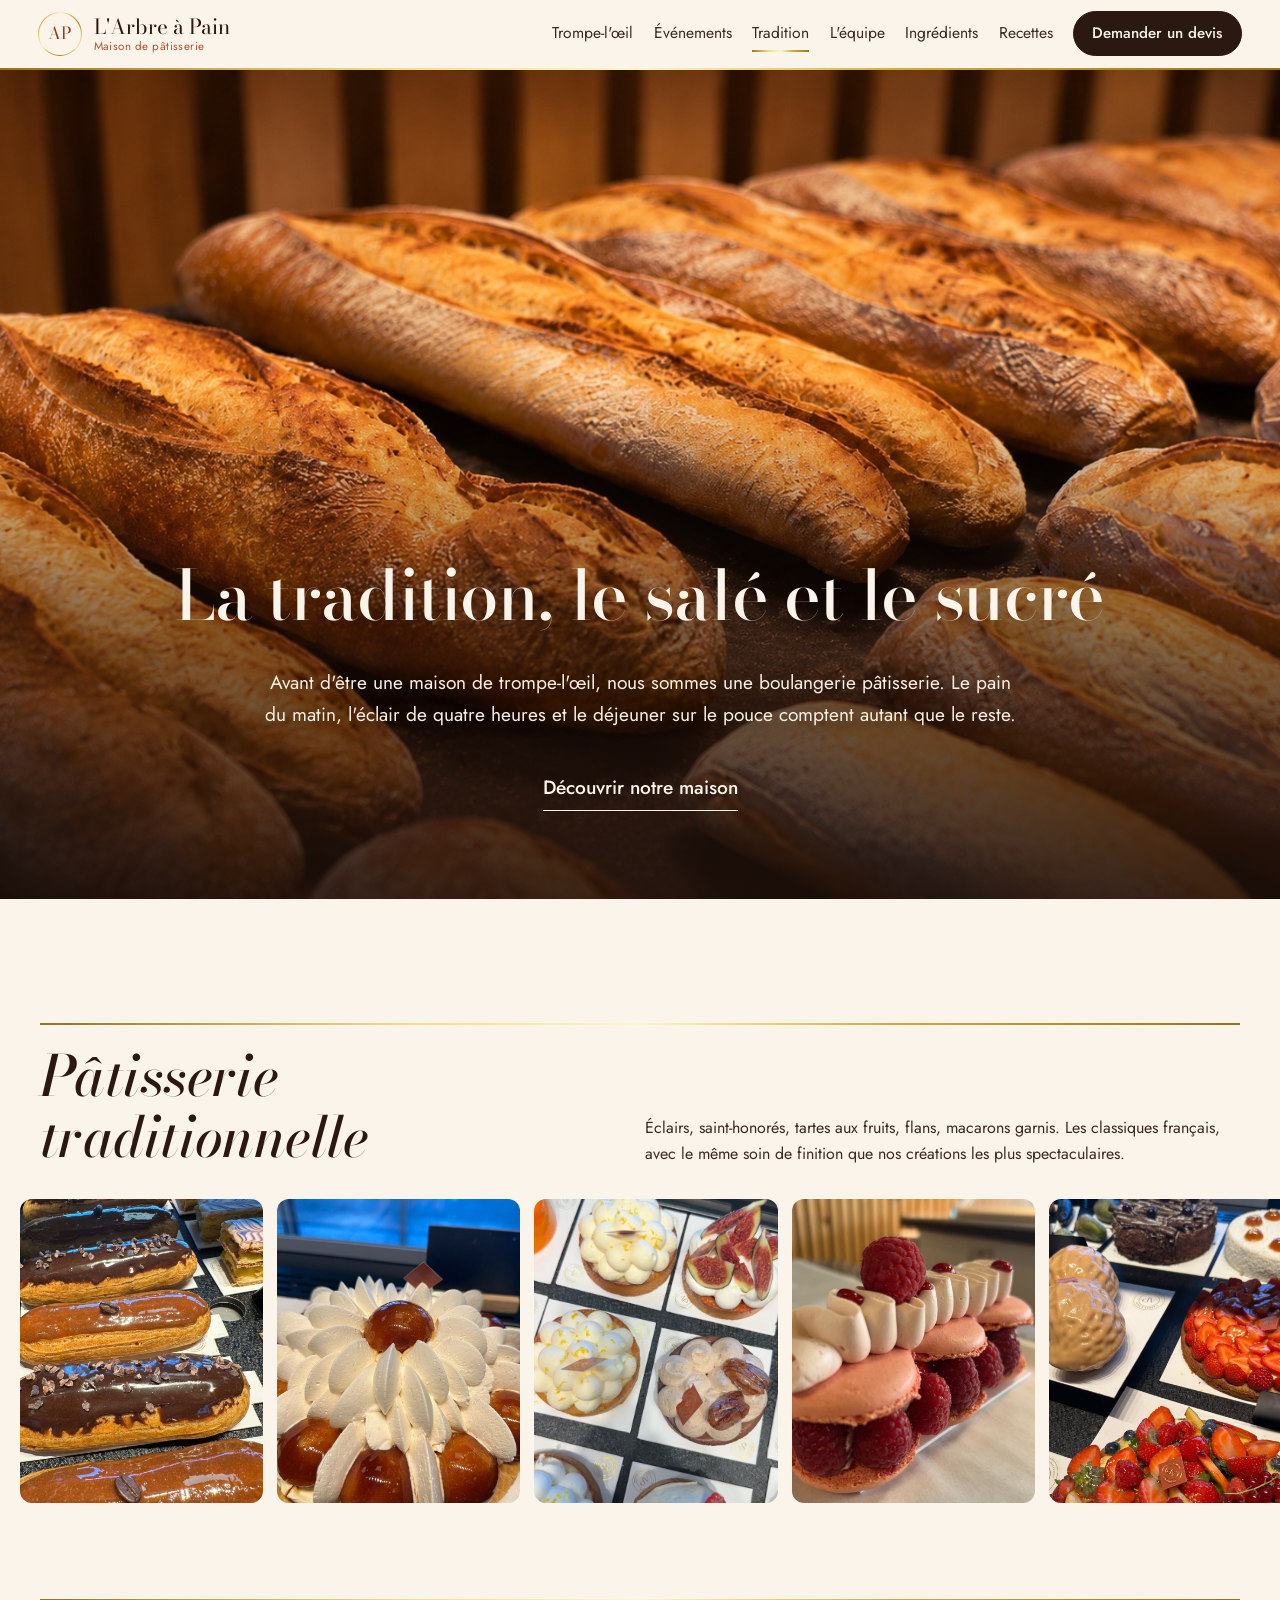
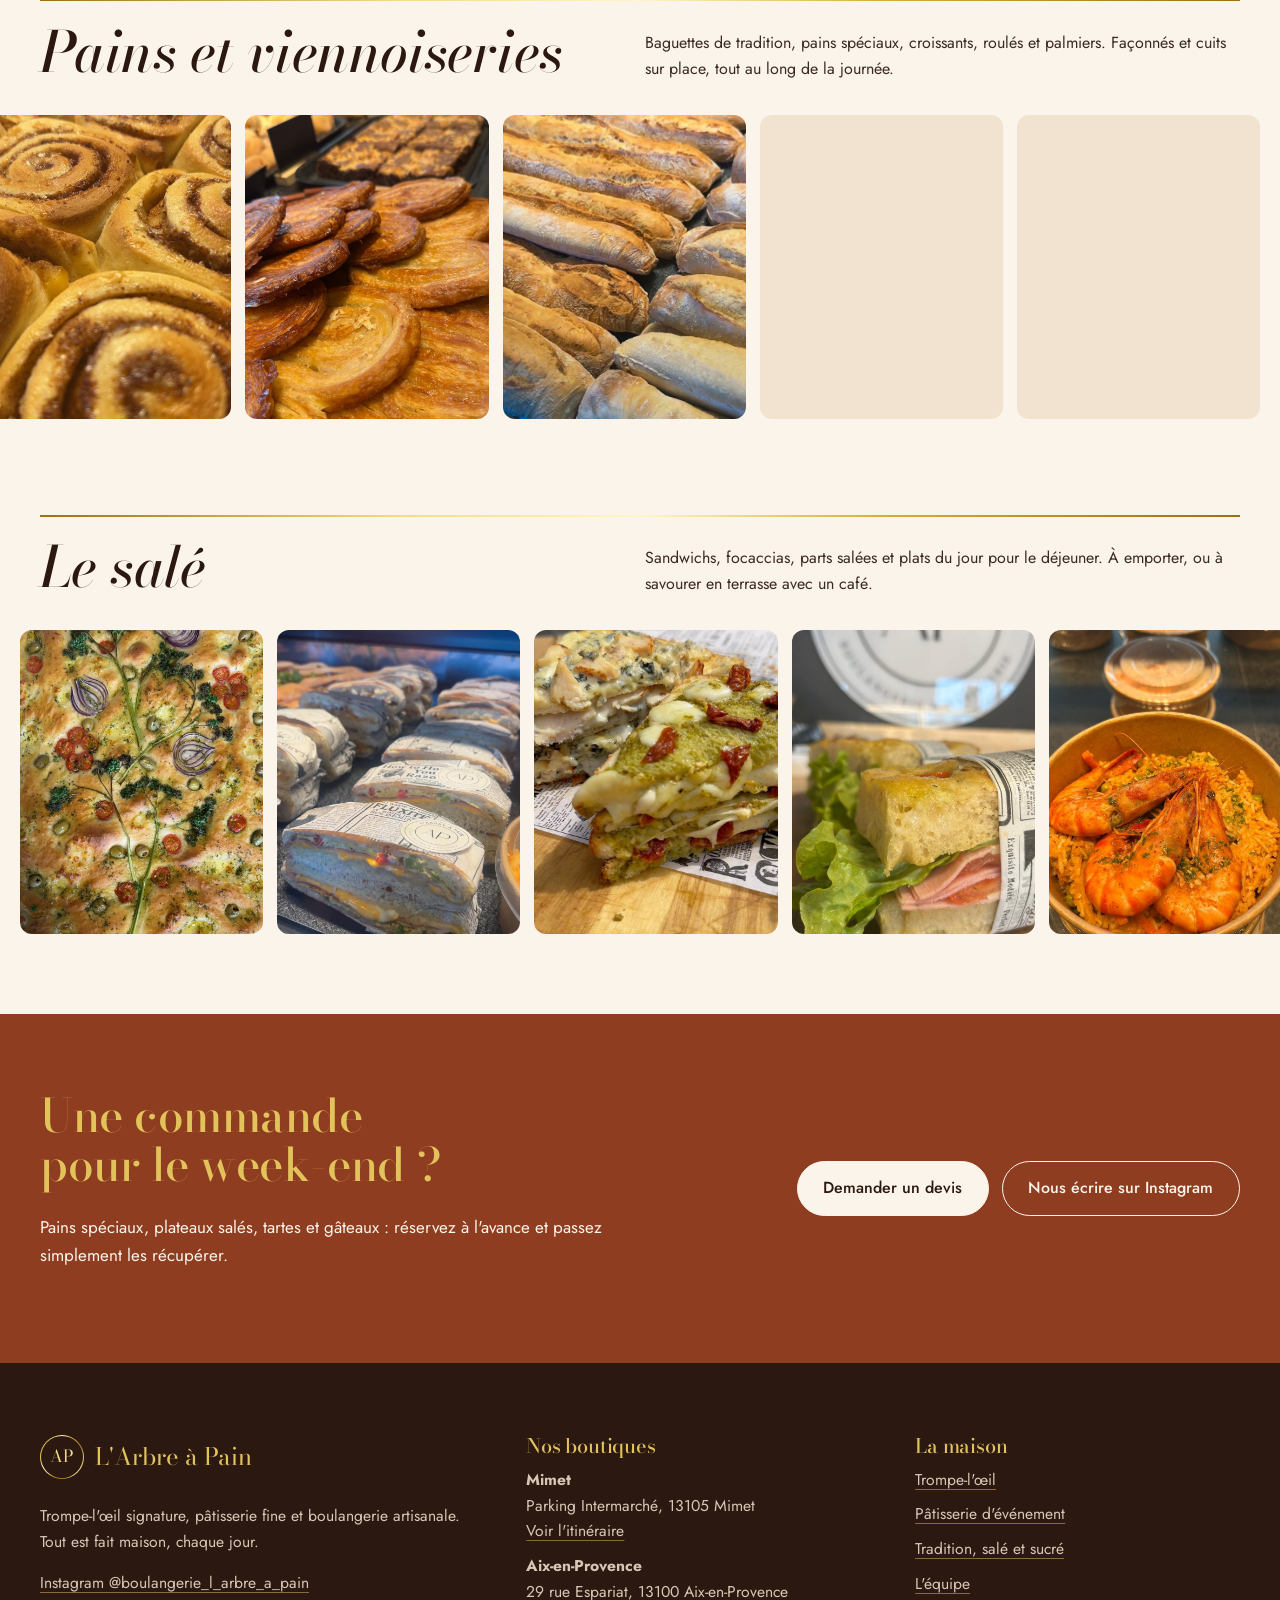
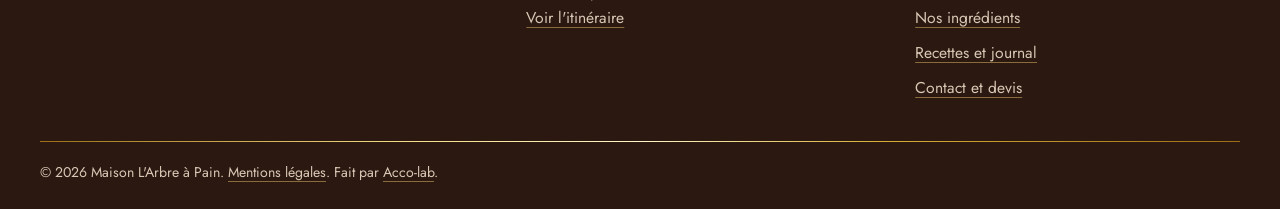
<file: boulangerie-tradition.html>
<!doctype html>
<html lang="fr">
<head>
<meta charset="utf-8">
<meta name="viewport" content="width=device-width, initial-scale=1">
<title>Boulangerie pâtisserie artisanale à Mimet et Aix-en-Provence | L&#x27;Arbre à Pain</title>
<meta name="description" content="Pains, viennoiseries, éclairs, tartes, sandwichs et focaccias : la boulangerie pâtisserie artisanale de L&#x27;Arbre à Pain, 100 % fait maison, à Mimet et Aix-en-Provence.">
<link rel="canonical" href="https://www.arbreapain.fr/boulangerie-tradition.html">
<meta property="og:type" content="website">
<meta property="og:locale" content="fr_FR">
<meta property="og:site_name" content="Maison L'Arbre à Pain">
<meta property="og:title" content="Boulangerie pâtisserie artisanale à Mimet et Aix-en-Provence | L&#x27;Arbre à Pain">
<meta property="og:description" content="Pains, viennoiseries, éclairs, tartes, sandwichs et focaccias : la boulangerie pâtisserie artisanale de L&#x27;Arbre à Pain, 100 % fait maison, à Mimet et Aix-en-Provence.">
<meta property="og:image" content="https://www.arbreapain.fr/images/trompe-planche.jpg">
<meta name="theme-color" content="#B4532F">
<link rel="icon" href="assets/favicon.svg" type="image/svg+xml">
<link rel="preconnect" href="https://fonts.googleapis.com">
<link rel="preconnect" href="https://fonts.gstatic.com" crossorigin>
<link href="https://fonts.googleapis.com/css2?family=Bodoni+Moda:ital,opsz,wght@0,6..96,400..700;1,6..96,400..600&family=Jost:wght@300..600&display=swap" rel="stylesheet">
<link rel="stylesheet" href="assets/style.css">
<script type="application/ld+json">{"@context": "https://schema.org", "@type": "Bakery", "name": "Maison L'Arbre à Pain", "url": "https://www.arbreapain.fr", "image": "https://www.arbreapain.fr/images/trompe-planche.jpg", "description": "Pâtisserie fine, trompe-l'œil signature et boulangerie artisanale à Mimet et Aix-en-Provence.", "servesCuisine": "Pâtisserie française", "priceRange": "€€", "sameAs": ["https://www.instagram.com/boulangerie_l_arbre_a_pain/"], "address": [{"@type": "PostalAddress", "streetAddress": "Parking Intermarché", "postalCode": "13105", "addressLocality": "Mimet", "addressCountry": "FR"}, {"@type": "PostalAddress", "streetAddress": "29 rue Espariat", "postalCode": "13100", "addressLocality": "Aix-en-Provence", "addressCountry": "FR"}]}</script>
</head>
<body class="page-tradition">
<a class="skip" href="#contenu">Aller au contenu</a>
<header class="top">
  <a class="brand" href="index.html" aria-label="L'Arbre à Pain, accueil">
    <span class="mono" aria-hidden="true">AP</span>
    <span class="brand-name">L'Arbre à Pain<small>Maison de pâtisserie</small></span>
  </a>
  <button class="burger" aria-expanded="false" aria-controls="menu" aria-label="Ouvrir le menu"><span></span><span></span></button>
  <nav id="menu" class="menu" aria-label="Navigation principale">
    <a href="trompe-l-oeil.html">Trompe-l'œil</a><a href="patisserie-evenement.html">Événements</a><a href="boulangerie-tradition.html" aria-current="page">Tradition</a><a href="equipe.html">L'équipe</a><a href="ingredients.html">Ingrédients</a><a href="journal/">Recettes</a>
    <a class="btn btn-gold" href="contact.html">Demander un devis</a>
  </nav>
</header>
<main id="contenu">
<section class="phot phot-bottom">
  <img class="phot-img" src="images/hero-tradition.jpg" alt="Baguettes de tradition sorties du four" fetchpriority="high">
  <div class="wrap phot-in">
    <div class="phot-txt"><h1>La tradition, le salé et le sucré</h1><p class="lead">Avant d'être une maison de trompe-l'œil, nous sommes une boulangerie pâtisserie. Le pain du matin, l'éclair de quatre heures et le déjeuner sur le pouce comptent autant que le reste.</p><p class="phot-links"><a class="phot-link" href="#maison">Découvrir notre maison</a></p></div>
  </div>
</section>
<section class="reel" id="maison" aria-label="Ce que vous trouvez en boutique">
  <article class="reel-row">
    <div class="wrap reel-head"><h2>Pâtisserie traditionnelle</h2><p>Éclairs, saint-honorés, tartes aux fruits, flans, macarons garnis. Les classiques français, avec le même soin de finition que nos créations les plus spectaculaires.</p></div>
    <div class="reel-strip"><div class="reel-track"><button class="shot" type="button" aria-label="Agrandir : Éclairs au chocolat et au café"><img src="images/eclairs.jpg" alt="Éclairs au chocolat et au café" loading="lazy" decoding="async"></button><button class="shot" type="button" aria-label="Agrandir : Saint-honoré"><img src="images/saint-honore.jpg" alt="Saint-honoré" loading="lazy" decoding="async"></button><button class="shot" type="button" aria-label="Agrandir : Tartelettes aux fruits"><img src="images/tartelettes.jpg" alt="Tartelettes aux fruits" loading="lazy" decoding="async"></button><button class="shot" type="button" aria-label="Agrandir : Macaron framboise"><img src="images/ispahan.jpg" alt="Macaron framboise" loading="lazy" decoding="async"></button><button class="shot" type="button" aria-label="Agrandir : Tartes aux fraises"><img src="images/tartes-vitrine.jpg" alt="Tartes aux fraises" loading="lazy" decoding="async"></button><button class="shot" type="button" aria-label="Agrandir : Choux au chocolat"><img src="images/choux-chocolat.jpg" alt="Choux au chocolat" loading="lazy" decoding="async"></button><button class="shot" type="button" aria-label="Agrandir : Verrines aux fruits"><img src="images/verrines.jpg" alt="Verrines aux fruits" loading="lazy" decoding="async"></button></div></div>
  </article>
  <article class="reel-row rev">
    <div class="wrap reel-head"><h2>Pains et viennoiseries</h2><p>Baguettes de tradition, pains spéciaux, croissants, roulés et palmiers. Façonnés et cuits sur place, tout au long de la journée.</p></div>
    <div class="reel-strip"><div class="reel-track"><button class="shot" type="button" aria-label="Agrandir : Pains façonnés"><img src="images/pains.jpg" alt="Pains façonnés" loading="lazy" decoding="async"></button><button class="shot" type="button" aria-label="Agrandir : Roulés à la cannelle"><img src="images/roules-cannelle.jpg" alt="Roulés à la cannelle" loading="lazy" decoding="async"></button><button class="shot" type="button" aria-label="Agrandir : Palmiers et feuilletés"><img src="images/palmiers.jpg" alt="Palmiers et feuilletés" loading="lazy" decoding="async"></button><button class="shot" type="button" aria-label="Agrandir : Baguettes de tradition"><img src="images/baguettes.jpg" alt="Baguettes de tradition" loading="lazy" decoding="async"></button><button class="shot" type="button" aria-label="Agrandir : Viennoiseries et café en terrasse"><img src="images/petit-dejeuner.jpg" alt="Viennoiseries et café en terrasse" loading="lazy" decoding="async"></button><button class="shot" type="button" aria-label="Agrandir : Cookies pistache"><img src="images/cookies-pistache.jpg" alt="Cookies pistache" loading="lazy" decoding="async"></button></div></div>
  </article>
  <article class="reel-row">
    <div class="wrap reel-head"><h2>Le salé</h2><p>Sandwichs, focaccias, parts salées et plats du jour pour le déjeuner. À emporter, ou à savourer en terrasse avec un café.</p></div>
    <div class="reel-strip"><div class="reel-track"><button class="shot" type="button" aria-label="Agrandir : Focaccia aux légumes et herbes"><img src="images/focaccia.jpg" alt="Focaccia aux légumes et herbes" loading="lazy" decoding="async"></button><button class="shot" type="button" aria-label="Agrandir : Sandwichs frais"><img src="images/sandwichs.jpg" alt="Sandwichs frais" loading="lazy" decoding="async"></button><button class="shot" type="button" aria-label="Agrandir : Part salée à la pistache"><img src="images/sale-pistache.jpg" alt="Part salée à la pistache" loading="lazy" decoding="async"></button><button class="shot" type="button" aria-label="Agrandir : Sandwich garni"><img src="images/sandwich.jpg" alt="Sandwich garni" loading="lazy" decoding="async"></button><button class="shot" type="button" aria-label="Agrandir : Plat du jour aux gambas"><img src="images/plat-gambas.jpg" alt="Plat du jour aux gambas" loading="lazy" decoding="async"></button></div></div>
  </article>
</section>
<section class="cta">
  <div class="wrap cta-in">
    <div><h2>Une commande pour le week-end ?</h2><p>Pains spéciaux, plateaux salés, tartes et gâteaux : réservez à l'avance et passez simplement les récupérer.</p></div>
    <div class="cta-actions"><a class="btn btn-gold" href="contact.html">Demander un devis</a><a class="btn btn-line" href="https://www.instagram.com/boulangerie_l_arbre_a_pain/" target="_blank" rel="noopener">Nous écrire sur Instagram</a></div>
  </div>
</section>
</main>
<footer class="foot">
  <div class="foot-grid">
    <div>
      <p class="foot-brand"><span class="mono" aria-hidden="true">AP</span> L'Arbre à Pain</p>
      <p>Trompe-l'œil signature, pâtisserie fine et boulangerie artisanale. Tout est fait maison, chaque jour.</p>
      <p><a href="https://www.instagram.com/boulangerie_l_arbre_a_pain/" target="_blank" rel="noopener">Instagram @boulangerie_l_arbre_a_pain</a></p>
    </div>
    <div>
      <h2>Nos boutiques</h2>
      <ul class="plain"><li><strong>Mimet</strong><br>Parking Intermarché, 13105 Mimet<br><a href="https://www.google.com/maps/search/?api=1&query=L%27Arbre+%C3%A0+Pain+Mimet" target="_blank" rel="noopener">Voir l'itinéraire</a></li><li><strong>Aix-en-Provence</strong><br>29 rue Espariat, 13100 Aix-en-Provence<br><a href="https://www.google.com/maps/search/?api=1&query=L%27Arbre+%C3%A0+Pain+29+rue+Espariat+Aix-en-Provence" target="_blank" rel="noopener">Voir l'itinéraire</a></li></ul>
    </div>
    <div>
      <h2>La maison</h2>
      <ul class="plain">
        <li><a href="trompe-l-oeil.html">Trompe-l'œil</a></li>
        <li><a href="patisserie-evenement.html">Pâtisserie d'événement</a></li>
        <li><a href="boulangerie-tradition.html">Tradition, salé et sucré</a></li>
        <li><a href="equipe.html">L'équipe</a></li>
        <li><a href="ingredients.html">Nos ingrédients</a></li>
        <li><a href="journal/">Recettes et journal</a></li>
        <li><a href="contact.html">Contact et devis</a></li>
        
      </ul>
    </div>
  </div>
  <p class="foot-legal">© 2026 Maison L'Arbre à Pain. <a href="mentions-legales.html">Mentions légales</a>. Fait par <a href="https://acco-lab.fr" target="_blank" rel="noopener">Acco-lab</a>.</p>
</footer>
<div class="lightbox" hidden><button class="lb-close" aria-label="Fermer la photo">Fermer</button><img alt=""></div>
<script src="assets/site.js" defer></script>
</body>
</html>
</file>
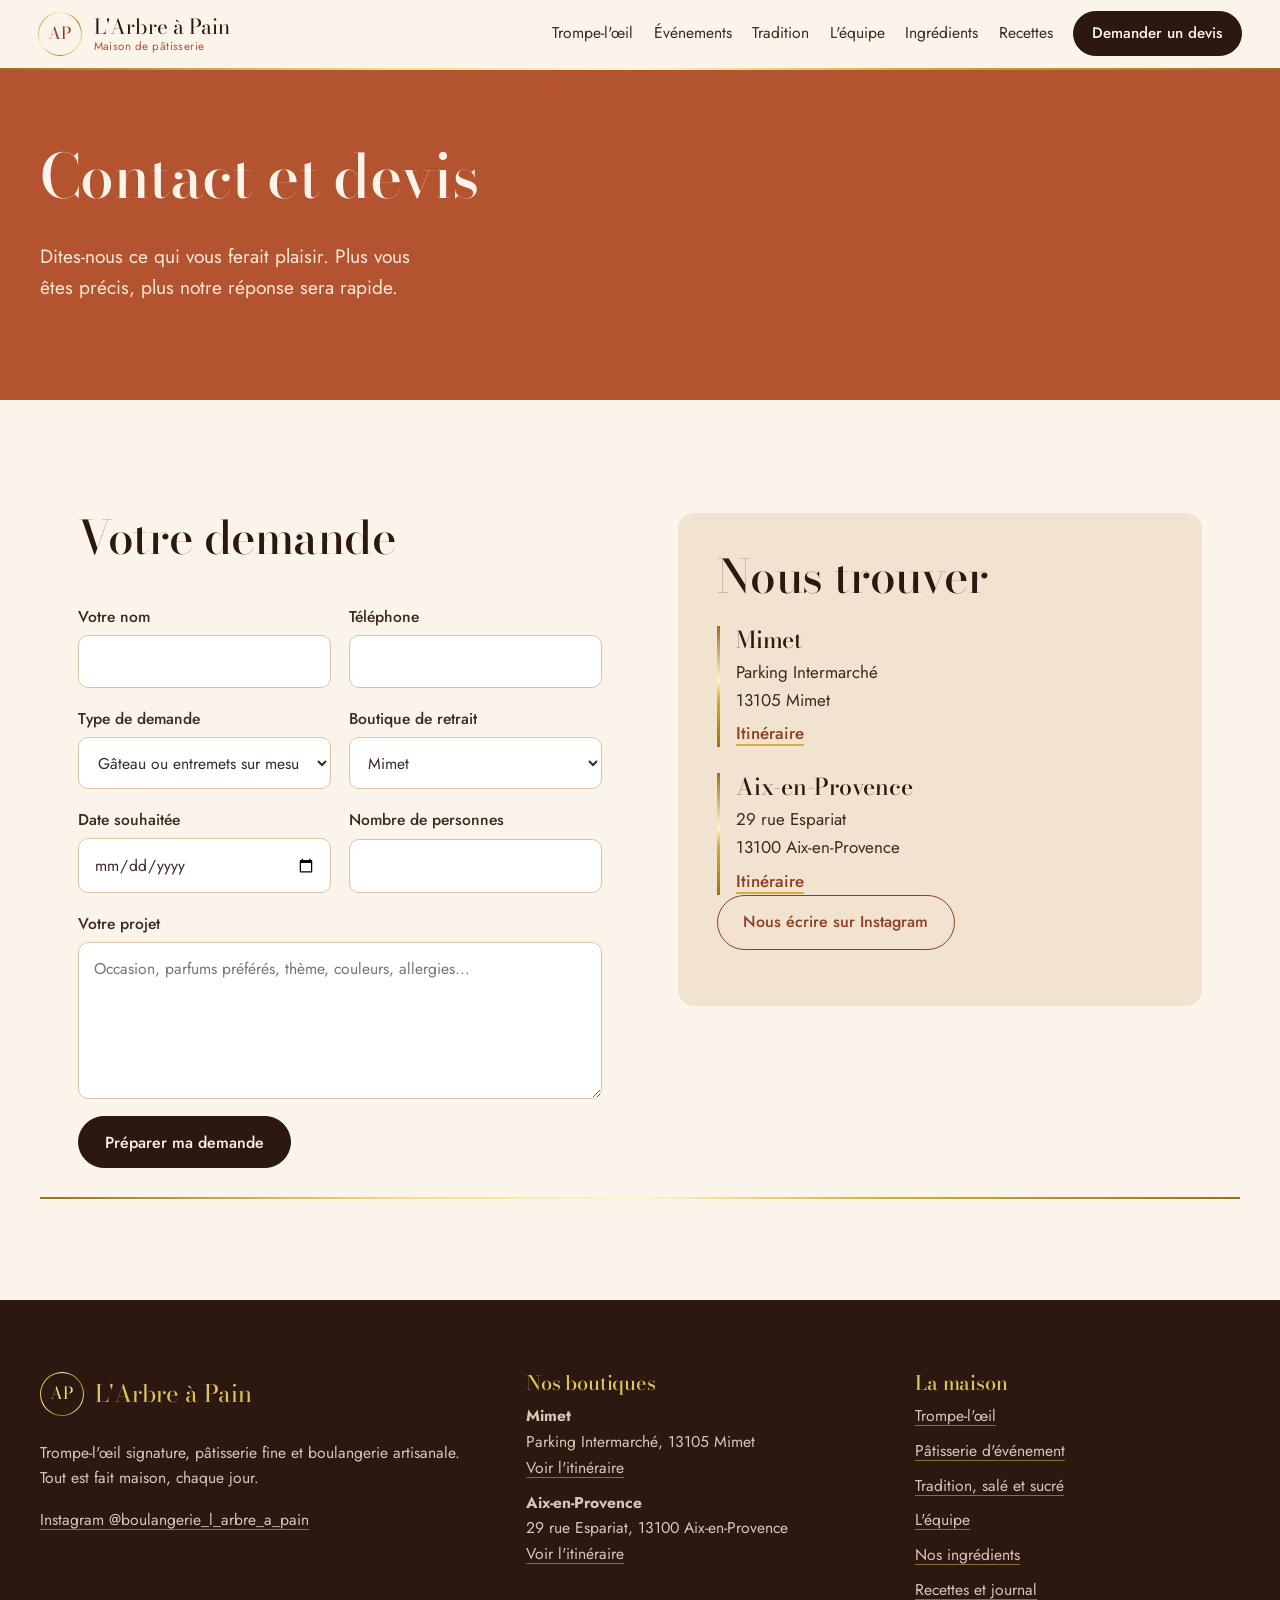
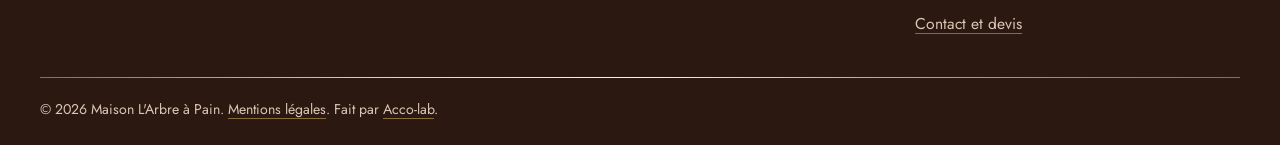
<file: contact.html>
<!doctype html>
<html lang="fr">
<head>
<meta charset="utf-8">
<meta name="viewport" content="width=device-width, initial-scale=1">
<title>Contact et devis | L&#x27;Arbre à Pain, Mimet et Aix-en-Provence</title>
<meta name="description" content="Demandez un devis pour un gâteau sur mesure, un coffret de trompe-l&#x27;œil ou un buffet sucré. Boutiques à Mimet et au 29 rue Espariat à Aix-en-Provence.">
<link rel="canonical" href="https://www.arbreapain.fr/contact.html">
<meta property="og:type" content="website">
<meta property="og:locale" content="fr_FR">
<meta property="og:site_name" content="Maison L'Arbre à Pain">
<meta property="og:title" content="Contact et devis | L&#x27;Arbre à Pain, Mimet et Aix-en-Provence">
<meta property="og:description" content="Demandez un devis pour un gâteau sur mesure, un coffret de trompe-l&#x27;œil ou un buffet sucré. Boutiques à Mimet et au 29 rue Espariat à Aix-en-Provence.">
<meta property="og:image" content="https://www.arbreapain.fr/images/trompe-planche.jpg">
<meta name="theme-color" content="#B4532F">
<link rel="icon" href="assets/favicon.svg" type="image/svg+xml">
<link rel="preconnect" href="https://fonts.googleapis.com">
<link rel="preconnect" href="https://fonts.gstatic.com" crossorigin>
<link href="https://fonts.googleapis.com/css2?family=Bodoni+Moda:ital,opsz,wght@0,6..96,400..700;1,6..96,400..600&family=Jost:wght@300..600&display=swap" rel="stylesheet">
<link rel="stylesheet" href="assets/style.css">
<script type="application/ld+json">{"@context": "https://schema.org", "@type": "Bakery", "name": "Maison L'Arbre à Pain", "url": "https://www.arbreapain.fr", "image": "https://www.arbreapain.fr/images/trompe-planche.jpg", "description": "Pâtisserie fine, trompe-l'œil signature et boulangerie artisanale à Mimet et Aix-en-Provence.", "servesCuisine": "Pâtisserie française", "priceRange": "€€", "sameAs": ["https://www.instagram.com/boulangerie_l_arbre_a_pain/"], "address": [{"@type": "PostalAddress", "streetAddress": "Parking Intermarché", "postalCode": "13105", "addressLocality": "Mimet", "addressCountry": "FR"}, {"@type": "PostalAddress", "streetAddress": "29 rue Espariat", "postalCode": "13100", "addressLocality": "Aix-en-Provence", "addressCountry": "FR"}]}</script>
</head>
<body class="">
<a class="skip" href="#contenu">Aller au contenu</a>
<header class="top">
  <a class="brand" href="index.html" aria-label="L'Arbre à Pain, accueil">
    <span class="mono" aria-hidden="true">AP</span>
    <span class="brand-name">L'Arbre à Pain<small>Maison de pâtisserie</small></span>
  </a>
  <button class="burger" aria-expanded="false" aria-controls="menu" aria-label="Ouvrir le menu"><span></span><span></span></button>
  <nav id="menu" class="menu" aria-label="Navigation principale">
    <a href="trompe-l-oeil.html">Trompe-l'œil</a><a href="patisserie-evenement.html">Événements</a><a href="boulangerie-tradition.html">Tradition</a><a href="equipe.html">L'équipe</a><a href="ingredients.html">Ingrédients</a><a href="journal/">Recettes</a>
    <a class="btn btn-gold" href="contact.html">Demander un devis</a>
  </nav>
</header>
<main id="contenu">
<section class="phero phero-slim"><div class="wrap"><h1>Contact et devis</h1><p class="lead">Dites-nous ce qui vous ferait plaisir. Plus vous êtes précis, plus notre réponse sera rapide.</p></div></section>
<section class="sec">
  <div class="wrap split top">
    <form class="form" id="devis" data-email="" data-insta="https://www.instagram.com/boulangerie_l_arbre_a_pain/">
      <h2>Votre demande</h2>
      <div class="f2">
        <label>Votre nom<input name="nom" required autocomplete="name"></label>
        <label>Téléphone<input name="tel" type="tel" required autocomplete="tel"></label>
      </div>
      <div class="f2">
        <label>Type de demande
          <select name="type">
            <option>Gâteau ou entremets sur mesure</option>
            <option>Trompe-l'œil (coffret ou format XL)</option>
            <option>Buffet sucré, mignardises</option>
            <option>Commande boulangerie ou salé</option>
            <option>Formation avec Béchir Hamed</option>
            <option>Autre</option>
          </select>
        </label>
        <label>Boutique de retrait
          <select name="boutique"><option>Mimet</option><option>Aix-en-Provence</option></select>
        </label>
      </div>
      <div class="f2">
        <label>Date souhaitée<input name="date" type="date"></label>
        <label>Nombre de personnes<input name="nb" type="number" min="1" inputmode="numeric"></label>
      </div>
      <label>Votre projet<textarea name="msg" rows="5" required placeholder="Occasion, parfums préférés, thème, couleurs, allergies..."></textarea></label>
      <button class="btn btn-gold" type="submit">Préparer ma demande</button>
      <p class="form-out" role="status" aria-live="polite"></p>
    </form>
    <aside class="aside">
      <h2>Nous trouver</h2>
      <ul class="shops"><li><h3>Mimet</h3><p>Parking Intermarché<br>13105 Mimet</p><a class="link" href="https://www.google.com/maps/search/?api=1&query=L%27Arbre+%C3%A0+Pain+Mimet" target="_blank" rel="noopener">Itinéraire</a></li><li><h3>Aix-en-Provence</h3><p>29 rue Espariat<br>13100 Aix-en-Provence</p><a class="link" href="https://www.google.com/maps/search/?api=1&query=L%27Arbre+%C3%A0+Pain+29+rue+Espariat+Aix-en-Provence" target="_blank" rel="noopener">Itinéraire</a></li></ul>
      
      <p><a class="btn btn-line dark" href="https://www.instagram.com/boulangerie_l_arbre_a_pain/" target="_blank" rel="noopener">Nous écrire sur Instagram</a></p>
    </aside>
  </div>
</section>
</main>
<footer class="foot">
  <div class="foot-grid">
    <div>
      <p class="foot-brand"><span class="mono" aria-hidden="true">AP</span> L'Arbre à Pain</p>
      <p>Trompe-l'œil signature, pâtisserie fine et boulangerie artisanale. Tout est fait maison, chaque jour.</p>
      <p><a href="https://www.instagram.com/boulangerie_l_arbre_a_pain/" target="_blank" rel="noopener">Instagram @boulangerie_l_arbre_a_pain</a></p>
    </div>
    <div>
      <h2>Nos boutiques</h2>
      <ul class="plain"><li><strong>Mimet</strong><br>Parking Intermarché, 13105 Mimet<br><a href="https://www.google.com/maps/search/?api=1&query=L%27Arbre+%C3%A0+Pain+Mimet" target="_blank" rel="noopener">Voir l'itinéraire</a></li><li><strong>Aix-en-Provence</strong><br>29 rue Espariat, 13100 Aix-en-Provence<br><a href="https://www.google.com/maps/search/?api=1&query=L%27Arbre+%C3%A0+Pain+29+rue+Espariat+Aix-en-Provence" target="_blank" rel="noopener">Voir l'itinéraire</a></li></ul>
    </div>
    <div>
      <h2>La maison</h2>
      <ul class="plain">
        <li><a href="trompe-l-oeil.html">Trompe-l'œil</a></li>
        <li><a href="patisserie-evenement.html">Pâtisserie d'événement</a></li>
        <li><a href="boulangerie-tradition.html">Tradition, salé et sucré</a></li>
        <li><a href="equipe.html">L'équipe</a></li>
        <li><a href="ingredients.html">Nos ingrédients</a></li>
        <li><a href="journal/">Recettes et journal</a></li>
        <li><a href="contact.html">Contact et devis</a></li>
        
      </ul>
    </div>
  </div>
  <p class="foot-legal">© 2026 Maison L'Arbre à Pain. <a href="mentions-legales.html">Mentions légales</a>. Fait par <a href="https://acco-lab.fr" target="_blank" rel="noopener">Acco-lab</a>.</p>
</footer>
<div class="lightbox" hidden><button class="lb-close" aria-label="Fermer la photo">Fermer</button><img alt=""></div>
<script src="assets/site.js" defer></script>
</body>
</html>
</file>
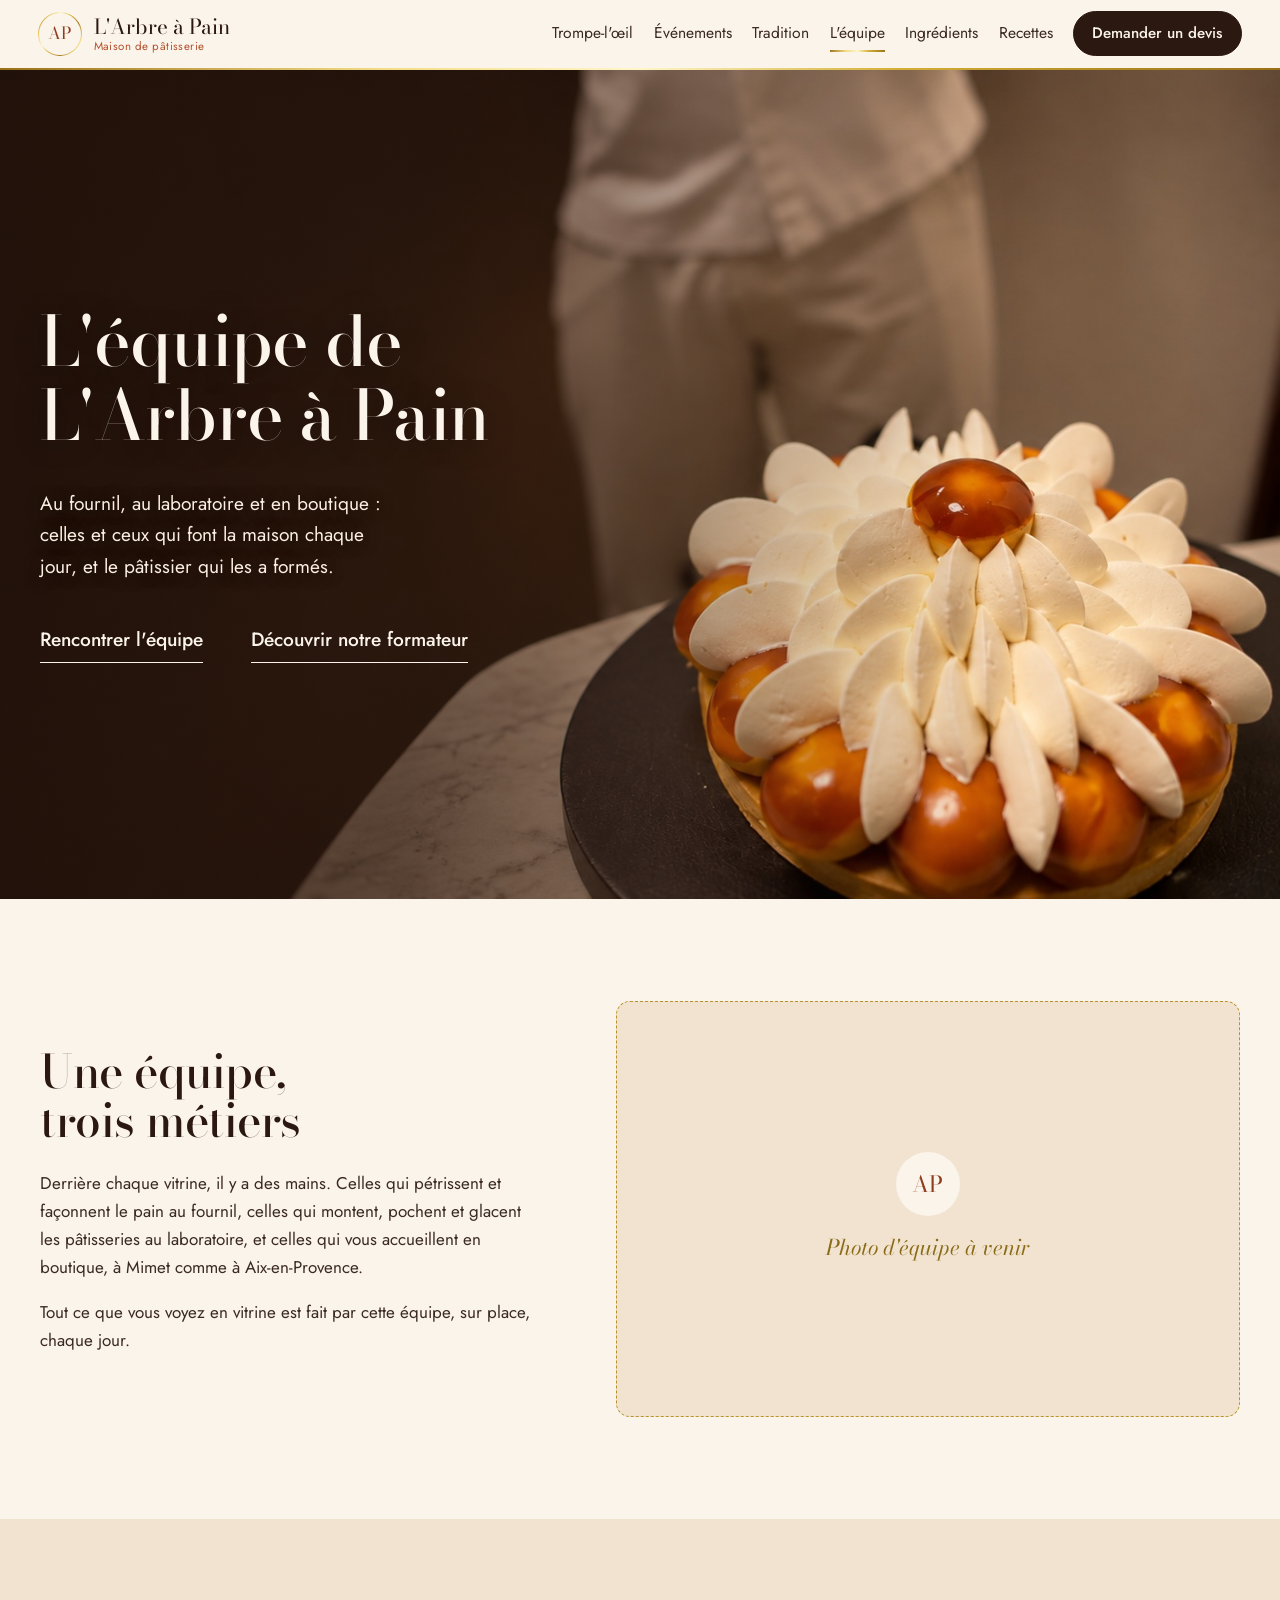
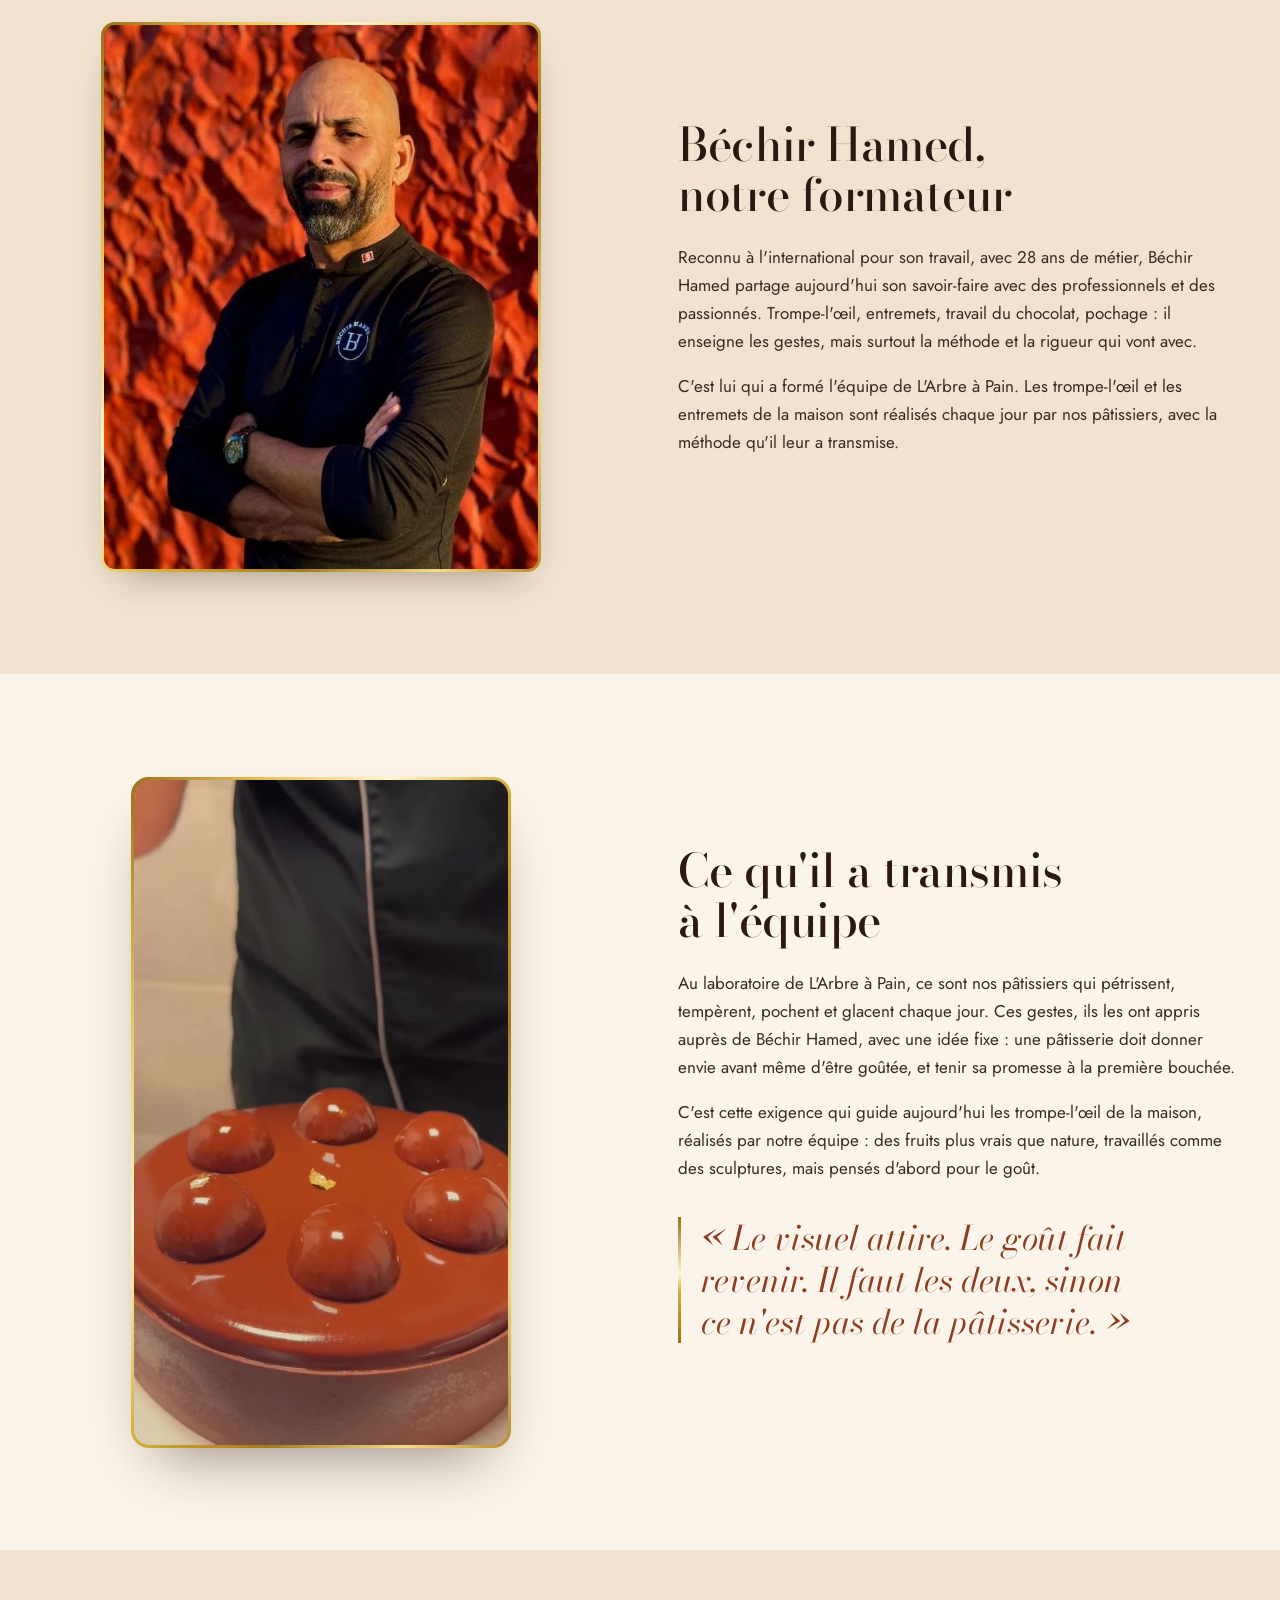
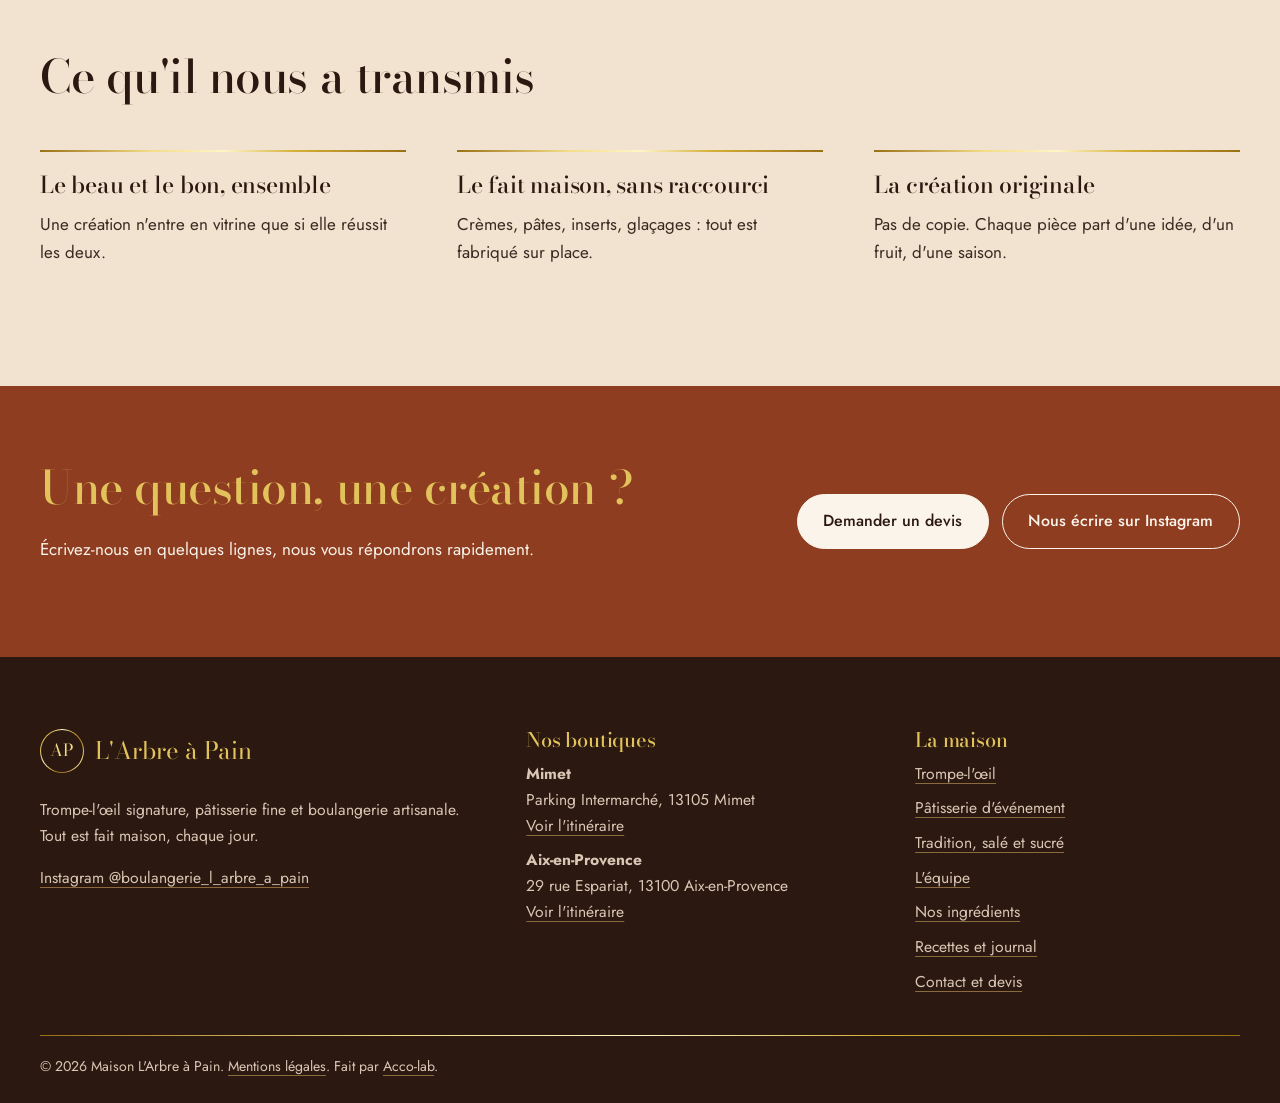
<file: equipe.html>
<!doctype html>
<html lang="fr">
<head>
<meta charset="utf-8">
<meta name="viewport" content="width=device-width, initial-scale=1">
<title>L&#x27;équipe de L&#x27;Arbre à Pain et son formateur Béchir Hamed | L&#x27;Arbre à Pain</title>
<meta name="description" content="Au fournil, au laboratoire et en boutique : découvrez l&#x27;équipe de L&#x27;Arbre à Pain, à Mimet et Aix-en-Provence, et Béchir Hamed, le pâtissier qui l&#x27;a formée.">
<link rel="canonical" href="https://www.arbreapain.fr/equipe.html">
<meta property="og:type" content="website">
<meta property="og:locale" content="fr_FR">
<meta property="og:site_name" content="Maison L'Arbre à Pain">
<meta property="og:title" content="L&#x27;équipe de L&#x27;Arbre à Pain et son formateur Béchir Hamed | L&#x27;Arbre à Pain">
<meta property="og:description" content="Au fournil, au laboratoire et en boutique : découvrez l&#x27;équipe de L&#x27;Arbre à Pain, à Mimet et Aix-en-Provence, et Béchir Hamed, le pâtissier qui l&#x27;a formée.">
<meta property="og:image" content="https://www.arbreapain.fr/images/trompe-planche.jpg">
<meta name="theme-color" content="#B4532F">
<link rel="icon" href="assets/favicon.svg" type="image/svg+xml">
<link rel="preconnect" href="https://fonts.googleapis.com">
<link rel="preconnect" href="https://fonts.gstatic.com" crossorigin>
<link href="https://fonts.googleapis.com/css2?family=Bodoni+Moda:ital,opsz,wght@0,6..96,400..700;1,6..96,400..600&family=Jost:wght@300..600&display=swap" rel="stylesheet">
<link rel="stylesheet" href="assets/style.css">
<script type="application/ld+json">{"@context": "https://schema.org", "@type": "Bakery", "name": "Maison L'Arbre à Pain", "url": "https://www.arbreapain.fr", "image": "https://www.arbreapain.fr/images/trompe-planche.jpg", "description": "Pâtisserie fine, trompe-l'œil signature et boulangerie artisanale à Mimet et Aix-en-Provence.", "servesCuisine": "Pâtisserie française", "priceRange": "€€", "sameAs": ["https://www.instagram.com/boulangerie_l_arbre_a_pain/"], "address": [{"@type": "PostalAddress", "streetAddress": "Parking Intermarché", "postalCode": "13105", "addressLocality": "Mimet", "addressCountry": "FR"}, {"@type": "PostalAddress", "streetAddress": "29 rue Espariat", "postalCode": "13100", "addressLocality": "Aix-en-Provence", "addressCountry": "FR"}]}</script>
</head>
<body class="">
<a class="skip" href="#contenu">Aller au contenu</a>
<header class="top">
  <a class="brand" href="index.html" aria-label="L'Arbre à Pain, accueil">
    <span class="mono" aria-hidden="true">AP</span>
    <span class="brand-name">L'Arbre à Pain<small>Maison de pâtisserie</small></span>
  </a>
  <button class="burger" aria-expanded="false" aria-controls="menu" aria-label="Ouvrir le menu"><span></span><span></span></button>
  <nav id="menu" class="menu" aria-label="Navigation principale">
    <a href="trompe-l-oeil.html">Trompe-l'œil</a><a href="patisserie-evenement.html">Événements</a><a href="boulangerie-tradition.html">Tradition</a><a href="equipe.html" aria-current="page">L'équipe</a><a href="ingredients.html">Ingrédients</a><a href="journal/">Recettes</a>
    <a class="btn btn-gold" href="contact.html">Demander un devis</a>
  </nav>
</header>
<main id="contenu">
<section class="phot phot-left">
  <img class="phot-img" src="images/hero-equipe.jpg" alt="Saint-honoré présenté au laboratoire par un pâtissier" fetchpriority="high">
  <div class="wrap phot-in">
    <div class="phot-txt"><h1>L'équipe de<br>L'Arbre à Pain</h1><p class="lead">Au fournil, au laboratoire et en boutique : celles et ceux qui font la maison chaque jour, et le pâtissier qui les a formés.</p><p class="phot-links"><a class="phot-link" href="#equipe">Rencontrer l'équipe</a><a class="phot-link" href="#formateur">Découvrir notre formateur</a></p></div>
  </div>
</section>
<section class="sec" id="equipe">
  <div class="wrap team">
    <div class="team-txt">
      <h2>Une équipe, <span class="nowrap">trois métiers</span></h2>
      <p>Derrière chaque vitrine, il y a des mains. Celles qui pétrissent et façonnent le pain au fournil, celles qui montent, pochent et glacent les pâtisseries au laboratoire, et celles qui vous accueillent en boutique, à Mimet comme à Aix-en-Provence.</p>
      <p>Tout ce que vous voyez en vitrine est fait par cette équipe, sur place, chaque jour.</p>
    </div>
    <div class="team-photo team-empty" role="img" aria-label="Emplacement de la photo d'équipe, à venir"><span class="mono" aria-hidden="true">AP</span><p>Photo d'équipe à venir</p></div>
  </div>
</section>
<section class="sec sec-tint" id="formateur">
  <div class="wrap split">
    <div class="rect">
      <figure class="arch portrait"><img src="images/bechir-hamed.jpg" alt="Portrait de Béchir Hamed, pâtissier formateur, bras croisés" loading="lazy" decoding="async"></figure>
    </div>
    <div>
      <h2>Béchir Hamed, <span class="nowrap">notre formateur</span></h2>
      <p>Reconnu à l'international pour son travail, avec 28 ans de métier, Béchir Hamed partage aujourd'hui son savoir-faire avec des professionnels et des passionnés. Trompe-l'œil, entremets, travail du chocolat, pochage : il enseigne les gestes, mais surtout la méthode et la rigueur qui vont avec.</p>
      <p>C'est lui qui a formé l'équipe de L'Arbre à Pain. Les trompe-l'œil et les entremets de la maison sont réalisés chaque jour par nos pâtissiers, avec la méthode qu'il leur a transmise.</p>
      
    </div>
  </div>
</section>
<section class="sec">
  <div class="wrap split">
    <div class="vframe">
      <video src="assets/artisan.mp4" poster="images/artisan-video.jpg" autoplay muted loop playsinline preload="metadata" aria-label="Glaçage d'un entremets tout chocolat au laboratoire"></video>
    </div>
    <div>
      <h2>Ce qu'il a transmis à l'équipe</h2>
      <p>Au laboratoire de L'Arbre à Pain, ce sont nos pâtissiers qui pétrissent, tempèrent, pochent et glacent chaque jour. Ces gestes, ils les ont appris auprès de Béchir Hamed, avec une idée fixe : une pâtisserie doit donner envie avant même d'être goûtée, et tenir sa promesse à la première bouchée.</p>
      <p>C'est cette exigence qui guide aujourd'hui les trompe-l'œil de la maison, réalisés par notre équipe : des fruits plus vrais que nature, travaillés comme des sculptures, mais pensés d'abord pour le goût.</p>
      <blockquote>« Le visuel attire. Le goût fait revenir. Il faut les deux, sinon ce n'est pas de la pâtisserie. »</blockquote>
    </div>
  </div>
</section>
<section class="sec sec-tint">
  <div class="wrap">
    <div class="sec-head"><h2>Ce qu'il nous a transmis</h2></div>
    <div class="cols3">
      <div><h3>Le beau et le bon, ensemble</h3><p>Une création n'entre en vitrine que si elle réussit les deux.</p></div>
      <div><h3>Le fait maison, sans raccourci</h3><p>Crèmes, pâtes, inserts, glaçages : tout est fabriqué sur place.</p></div>
      <div><h3>La création originale</h3><p>Pas de copie. Chaque pièce part d'une idée, d'un fruit, d'une saison.</p></div>
    </div>
  </div>
</section>
<section class="cta">
  <div class="wrap cta-in">
    <div><h2>Une question, une création ?</h2><p>Écrivez-nous en quelques lignes, nous vous répondrons rapidement.</p></div>
    <div class="cta-actions"><a class="btn btn-gold" href="contact.html">Demander un devis</a><a class="btn btn-line" href="https://www.instagram.com/boulangerie_l_arbre_a_pain/" target="_blank" rel="noopener">Nous écrire sur Instagram</a></div>
  </div>
</section>
</main>
<footer class="foot">
  <div class="foot-grid">
    <div>
      <p class="foot-brand"><span class="mono" aria-hidden="true">AP</span> L'Arbre à Pain</p>
      <p>Trompe-l'œil signature, pâtisserie fine et boulangerie artisanale. Tout est fait maison, chaque jour.</p>
      <p><a href="https://www.instagram.com/boulangerie_l_arbre_a_pain/" target="_blank" rel="noopener">Instagram @boulangerie_l_arbre_a_pain</a></p>
    </div>
    <div>
      <h2>Nos boutiques</h2>
      <ul class="plain"><li><strong>Mimet</strong><br>Parking Intermarché, 13105 Mimet<br><a href="https://www.google.com/maps/search/?api=1&query=L%27Arbre+%C3%A0+Pain+Mimet" target="_blank" rel="noopener">Voir l'itinéraire</a></li><li><strong>Aix-en-Provence</strong><br>29 rue Espariat, 13100 Aix-en-Provence<br><a href="https://www.google.com/maps/search/?api=1&query=L%27Arbre+%C3%A0+Pain+29+rue+Espariat+Aix-en-Provence" target="_blank" rel="noopener">Voir l'itinéraire</a></li></ul>
    </div>
    <div>
      <h2>La maison</h2>
      <ul class="plain">
        <li><a href="trompe-l-oeil.html">Trompe-l'œil</a></li>
        <li><a href="patisserie-evenement.html">Pâtisserie d'événement</a></li>
        <li><a href="boulangerie-tradition.html">Tradition, salé et sucré</a></li>
        <li><a href="equipe.html">L'équipe</a></li>
        <li><a href="ingredients.html">Nos ingrédients</a></li>
        <li><a href="journal/">Recettes et journal</a></li>
        <li><a href="contact.html">Contact et devis</a></li>
        
      </ul>
    </div>
  </div>
  <p class="foot-legal">© 2026 Maison L'Arbre à Pain. <a href="mentions-legales.html">Mentions légales</a>. Fait par <a href="https://acco-lab.fr" target="_blank" rel="noopener">Acco-lab</a>.</p>
</footer>
<div class="lightbox" hidden><button class="lb-close" aria-label="Fermer la photo">Fermer</button><img alt=""></div>
<script src="assets/site.js" defer></script>
</body>
</html>
</file>
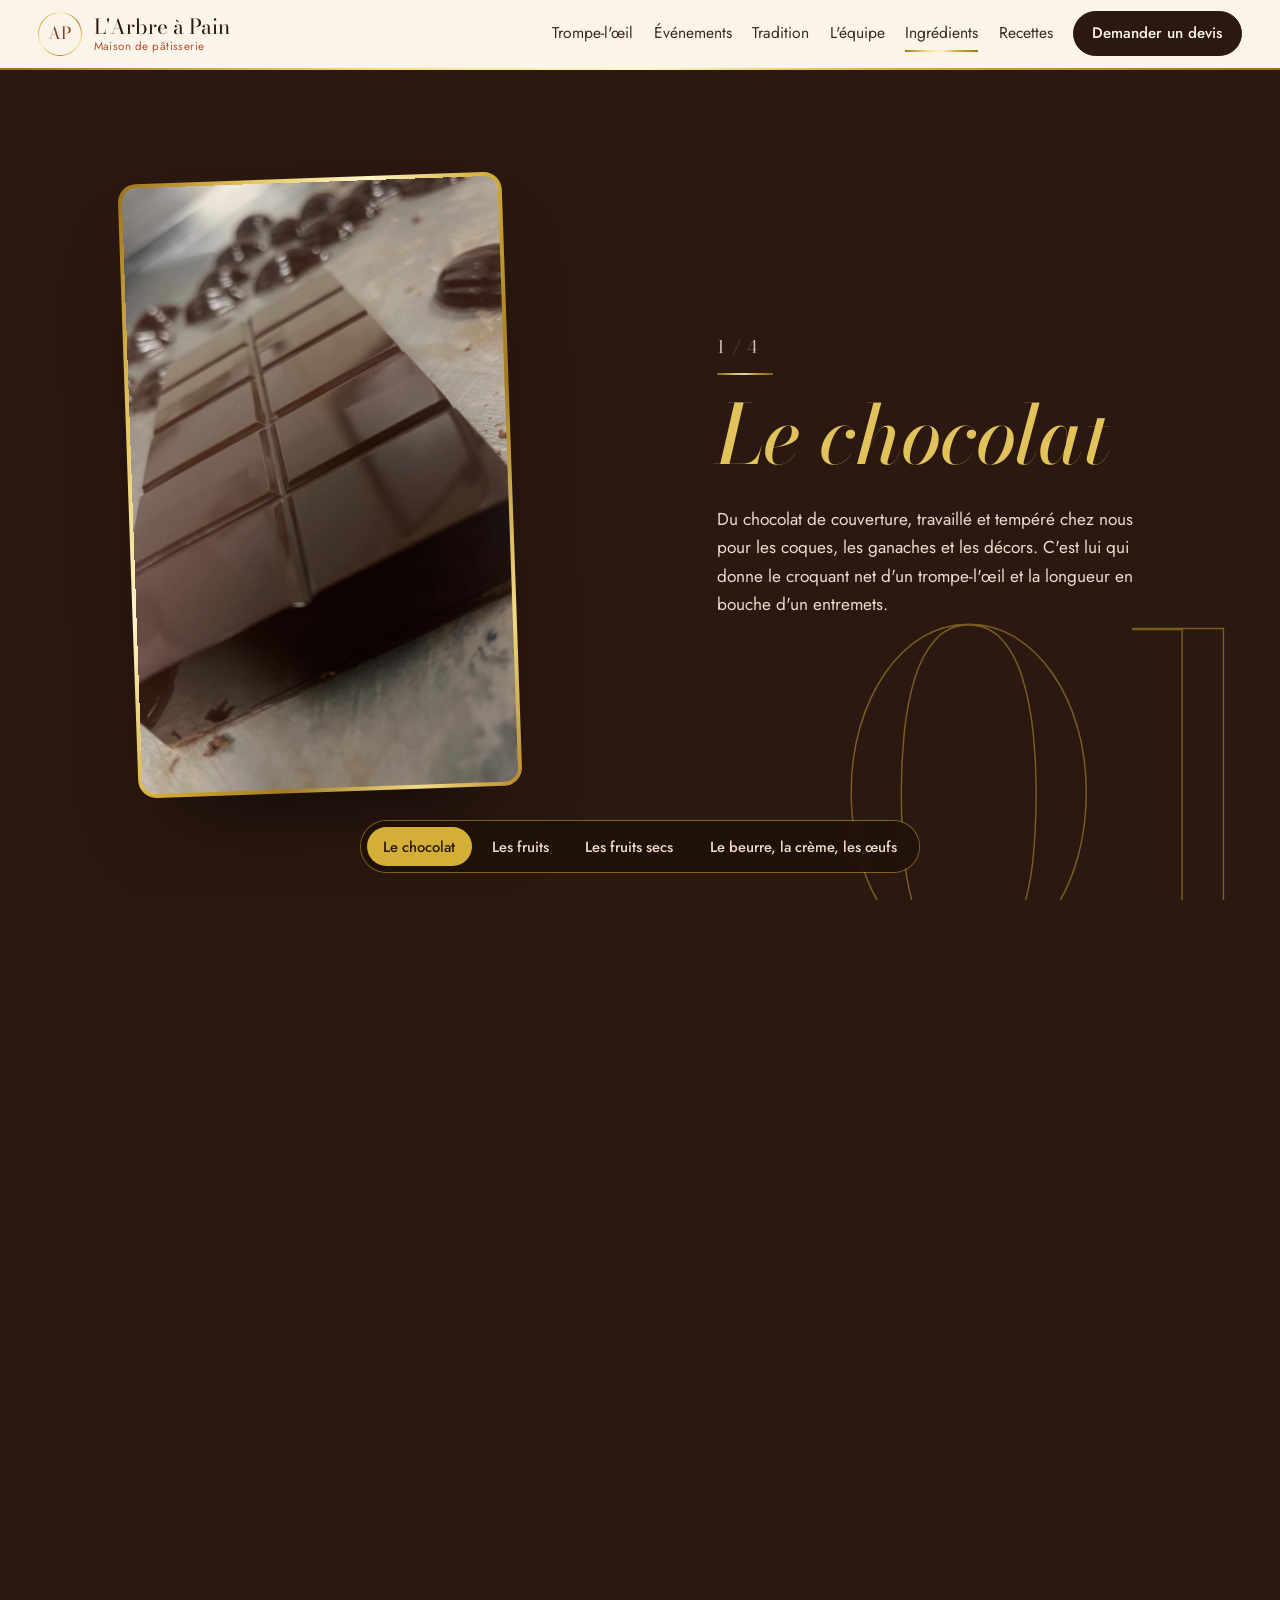
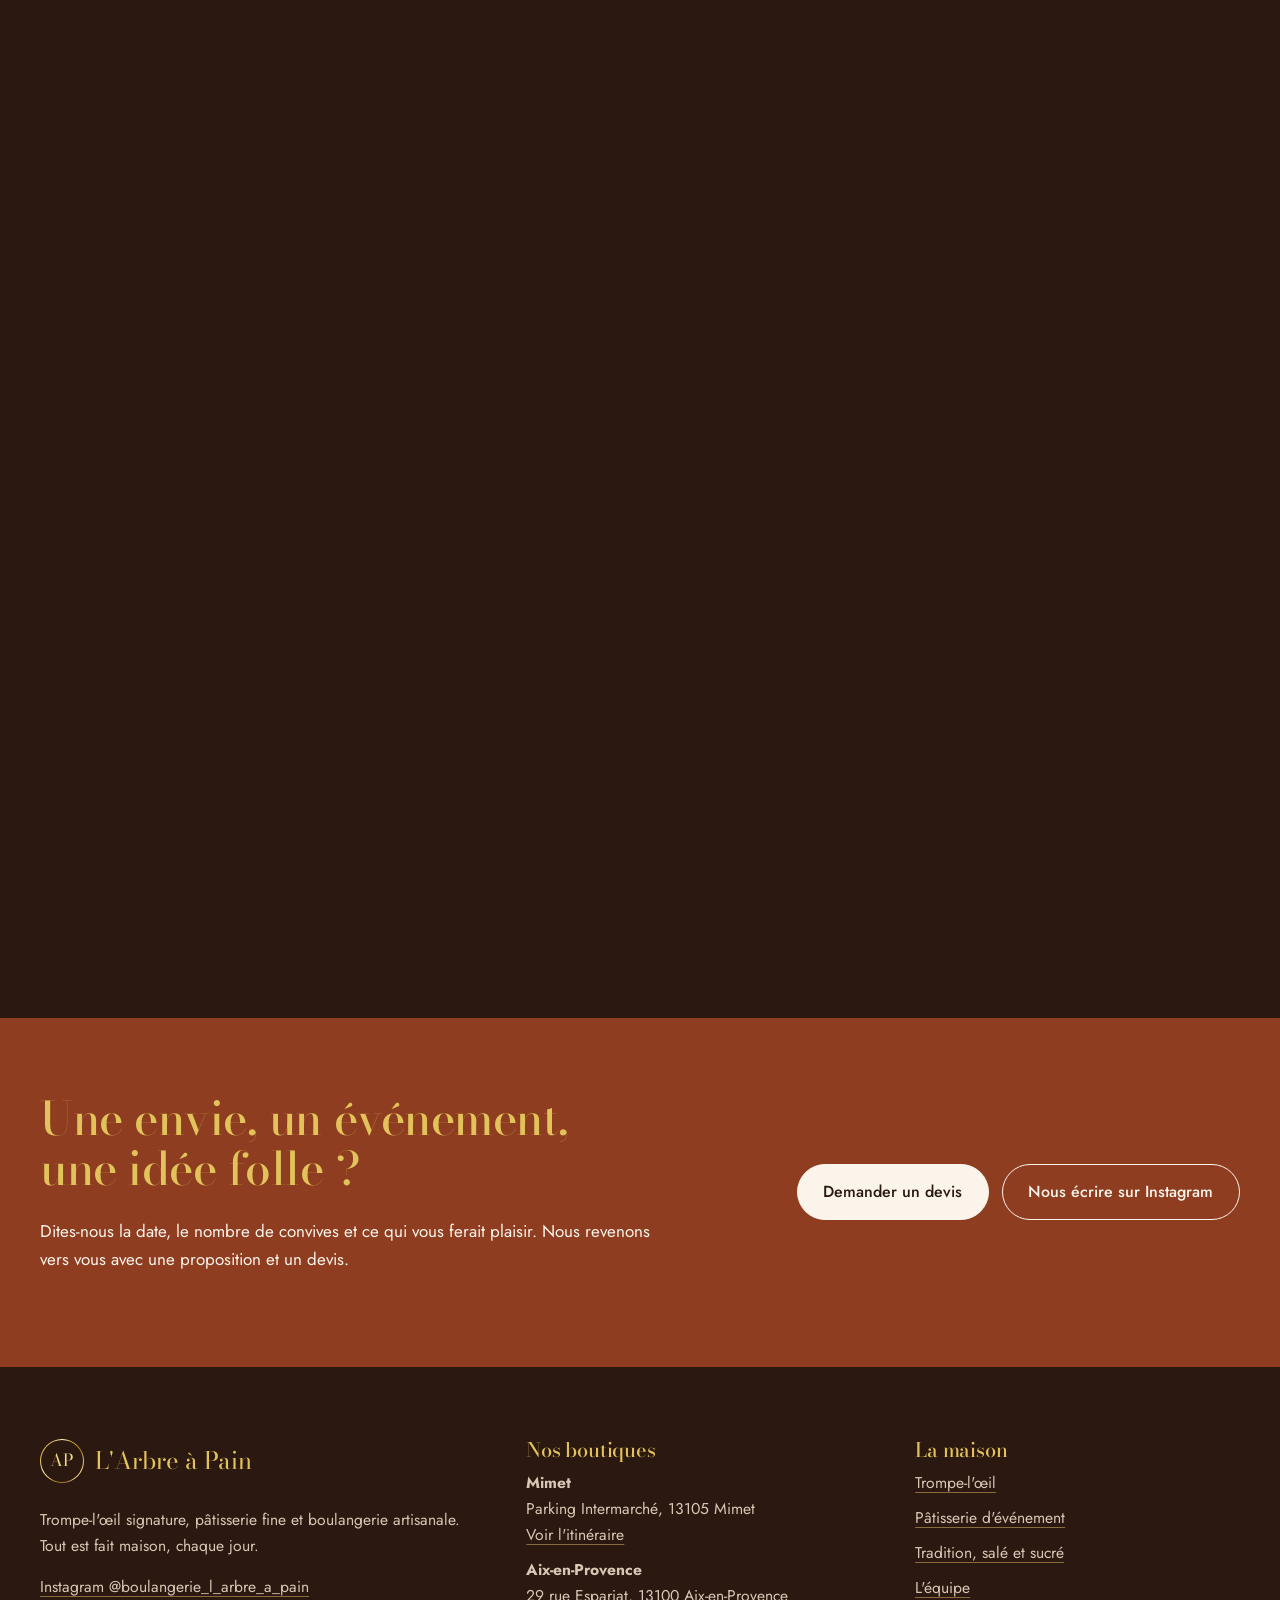
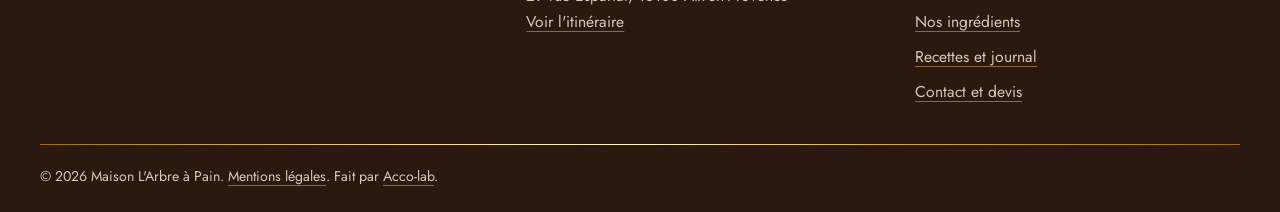
<file: ingredients.html>
<!doctype html>
<html lang="fr">
<head>
<meta charset="utf-8">
<meta name="viewport" content="width=device-width, initial-scale=1">
<title>Nos ingrédients : des matières premières de qualité | L&#x27;Arbre à Pain</title>
<meta name="description" content="Vrais fruits, chocolat de couverture, pistache, beurre et crème : ce que nous mettons dans nos pâtisseries, et ce que nous refusons d&#x27;y mettre.">
<link rel="canonical" href="https://www.arbreapain.fr/ingredients.html">
<meta property="og:type" content="website">
<meta property="og:locale" content="fr_FR">
<meta property="og:site_name" content="Maison L'Arbre à Pain">
<meta property="og:title" content="Nos ingrédients : des matières premières de qualité | L&#x27;Arbre à Pain">
<meta property="og:description" content="Vrais fruits, chocolat de couverture, pistache, beurre et crème : ce que nous mettons dans nos pâtisseries, et ce que nous refusons d&#x27;y mettre.">
<meta property="og:image" content="https://www.arbreapain.fr/images/trompe-planche.jpg">
<meta name="theme-color" content="#B4532F">
<link rel="icon" href="assets/favicon.svg" type="image/svg+xml">
<link rel="preconnect" href="https://fonts.googleapis.com">
<link rel="preconnect" href="https://fonts.gstatic.com" crossorigin>
<link href="https://fonts.googleapis.com/css2?family=Bodoni+Moda:ital,opsz,wght@0,6..96,400..700;1,6..96,400..600&family=Jost:wght@300..600&display=swap" rel="stylesheet">
<link rel="stylesheet" href="assets/style.css">
<script type="application/ld+json">{"@context": "https://schema.org", "@type": "Bakery", "name": "Maison L'Arbre à Pain", "url": "https://www.arbreapain.fr", "image": "https://www.arbreapain.fr/images/trompe-planche.jpg", "description": "Pâtisserie fine, trompe-l'œil signature et boulangerie artisanale à Mimet et Aix-en-Provence.", "servesCuisine": "Pâtisserie française", "priceRange": "€€", "sameAs": ["https://www.instagram.com/boulangerie_l_arbre_a_pain/"], "address": [{"@type": "PostalAddress", "streetAddress": "Parking Intermarché", "postalCode": "13105", "addressLocality": "Mimet", "addressCountry": "FR"}, {"@type": "PostalAddress", "streetAddress": "29 rue Espariat", "postalCode": "13100", "addressLocality": "Aix-en-Provence", "addressCountry": "FR"}]}</script>
</head>
<body class="page-ingredients">
<a class="skip" href="#contenu">Aller au contenu</a>
<header class="top">
  <a class="brand" href="index.html" aria-label="L'Arbre à Pain, accueil">
    <span class="mono" aria-hidden="true">AP</span>
    <span class="brand-name">L'Arbre à Pain<small>Maison de pâtisserie</small></span>
  </a>
  <button class="burger" aria-expanded="false" aria-controls="menu" aria-label="Ouvrir le menu"><span></span><span></span></button>
  <nav id="menu" class="menu" aria-label="Navigation principale">
    <a href="trompe-l-oeil.html">Trompe-l'œil</a><a href="patisserie-evenement.html">Événements</a><a href="boulangerie-tradition.html">Tradition</a><a href="equipe.html">L'équipe</a><a href="ingredients.html" aria-current="page">Ingrédients</a><a href="journal/">Recettes</a>
    <a class="btn btn-gold" href="contact.html">Demander un devis</a>
  </nav>
</header>
<main id="contenu">
<h1 class="sr-only">Ce qu'il y a dans nos pâtisseries</h1>
<section class="stack" aria-label="Nos ingrédients">
  <article class="stack-card sc-choco" data-n="01">
    <div class="stack-photo"><img src="images/tablette-chocolat.jpg" alt="Tablette de chocolat de couverture" loading="lazy" decoding="async"></div>
    <div class="stack-txt"><p class="stack-count">1 / 4</p><h2>Le chocolat</h2><p>Du chocolat de couverture, travaillé et tempéré chez nous pour les coques, les ganaches et les décors. C'est lui qui donne le croquant net d'un trompe-l'œil et la longueur en bouche d'un entremets.</p></div>
  </article>
  <article class="stack-card sc-fruits" data-n="02">
    <div class="stack-photo"><img src="images/tarte-figue.jpg" alt="Tarte garnie de figues fraîches" loading="lazy" decoding="async"></div>
    <div class="stack-txt"><p class="stack-count">2 / 4</p><h2>Les fruits</h2><p>Des fruits frais, choisis mûrs, et des purées de fruits sans arôme ajouté. Fraise, framboise, figue, mangue, citron : la carte suit les saisons, parce qu'un fruit hors saison n'a pas de goût.</p></div>
  </article>
  <article class="stack-card sc-secs" data-n="03">
    <div class="stack-photo"><img src="images/pistache-mains.jpg" alt="Cœur coulant à la pistache" loading="lazy" decoding="async"></div>
    <div class="stack-txt"><p class="stack-count">3 / 4</p><h2>Les fruits secs</h2><p>Pistache, noisette, amande, cacahuète. Nous les torréfions et préparons nos pralinés nous-mêmes pour obtenir ce goût profond, impossible à imiter.</p></div>
  </article>
  <article class="stack-card sc-creme" data-n="04">
    <div class="stack-photo"><img src="images/saint-honore.jpg" alt="Crème pochée sur un saint-honoré" loading="lazy" decoding="async"></div>
    <div class="stack-txt"><p class="stack-count">4 / 4</p><h2>Le beurre, la crème, les œufs</h2><p>Du vrai beurre, de la crème entière et de la vanille en gousse. Pas de préparation en poudre, pas de mélange tout prêt : nos crèmes sont montées chaque jour.</p></div>
  </article>
</section>
<section class="cta">
  <div class="wrap cta-in">
    <div><h2>Une envie, un événement, une idée folle ?</h2><p>Dites-nous la date, le nombre de convives et ce qui vous ferait plaisir. Nous revenons vers vous avec une proposition et un devis.</p></div>
    <div class="cta-actions"><a class="btn btn-gold" href="contact.html">Demander un devis</a><a class="btn btn-line" href="https://www.instagram.com/boulangerie_l_arbre_a_pain/" target="_blank" rel="noopener">Nous écrire sur Instagram</a></div>
  </div>
</section>
</main>
<footer class="foot">
  <div class="foot-grid">
    <div>
      <p class="foot-brand"><span class="mono" aria-hidden="true">AP</span> L'Arbre à Pain</p>
      <p>Trompe-l'œil signature, pâtisserie fine et boulangerie artisanale. Tout est fait maison, chaque jour.</p>
      <p><a href="https://www.instagram.com/boulangerie_l_arbre_a_pain/" target="_blank" rel="noopener">Instagram @boulangerie_l_arbre_a_pain</a></p>
    </div>
    <div>
      <h2>Nos boutiques</h2>
      <ul class="plain"><li><strong>Mimet</strong><br>Parking Intermarché, 13105 Mimet<br><a href="https://www.google.com/maps/search/?api=1&query=L%27Arbre+%C3%A0+Pain+Mimet" target="_blank" rel="noopener">Voir l'itinéraire</a></li><li><strong>Aix-en-Provence</strong><br>29 rue Espariat, 13100 Aix-en-Provence<br><a href="https://www.google.com/maps/search/?api=1&query=L%27Arbre+%C3%A0+Pain+29+rue+Espariat+Aix-en-Provence" target="_blank" rel="noopener">Voir l'itinéraire</a></li></ul>
    </div>
    <div>
      <h2>La maison</h2>
      <ul class="plain">
        <li><a href="trompe-l-oeil.html">Trompe-l'œil</a></li>
        <li><a href="patisserie-evenement.html">Pâtisserie d'événement</a></li>
        <li><a href="boulangerie-tradition.html">Tradition, salé et sucré</a></li>
        <li><a href="equipe.html">L'équipe</a></li>
        <li><a href="ingredients.html">Nos ingrédients</a></li>
        <li><a href="journal/">Recettes et journal</a></li>
        <li><a href="contact.html">Contact et devis</a></li>
        
      </ul>
    </div>
  </div>
  <p class="foot-legal">© 2026 Maison L'Arbre à Pain. <a href="mentions-legales.html">Mentions légales</a>. Fait par <a href="https://acco-lab.fr" target="_blank" rel="noopener">Acco-lab</a>.</p>
</footer>
<div class="lightbox" hidden><button class="lb-close" aria-label="Fermer la photo">Fermer</button><img alt=""></div>
<script src="assets/site.js" defer></script>
</body>
</html>
</file>
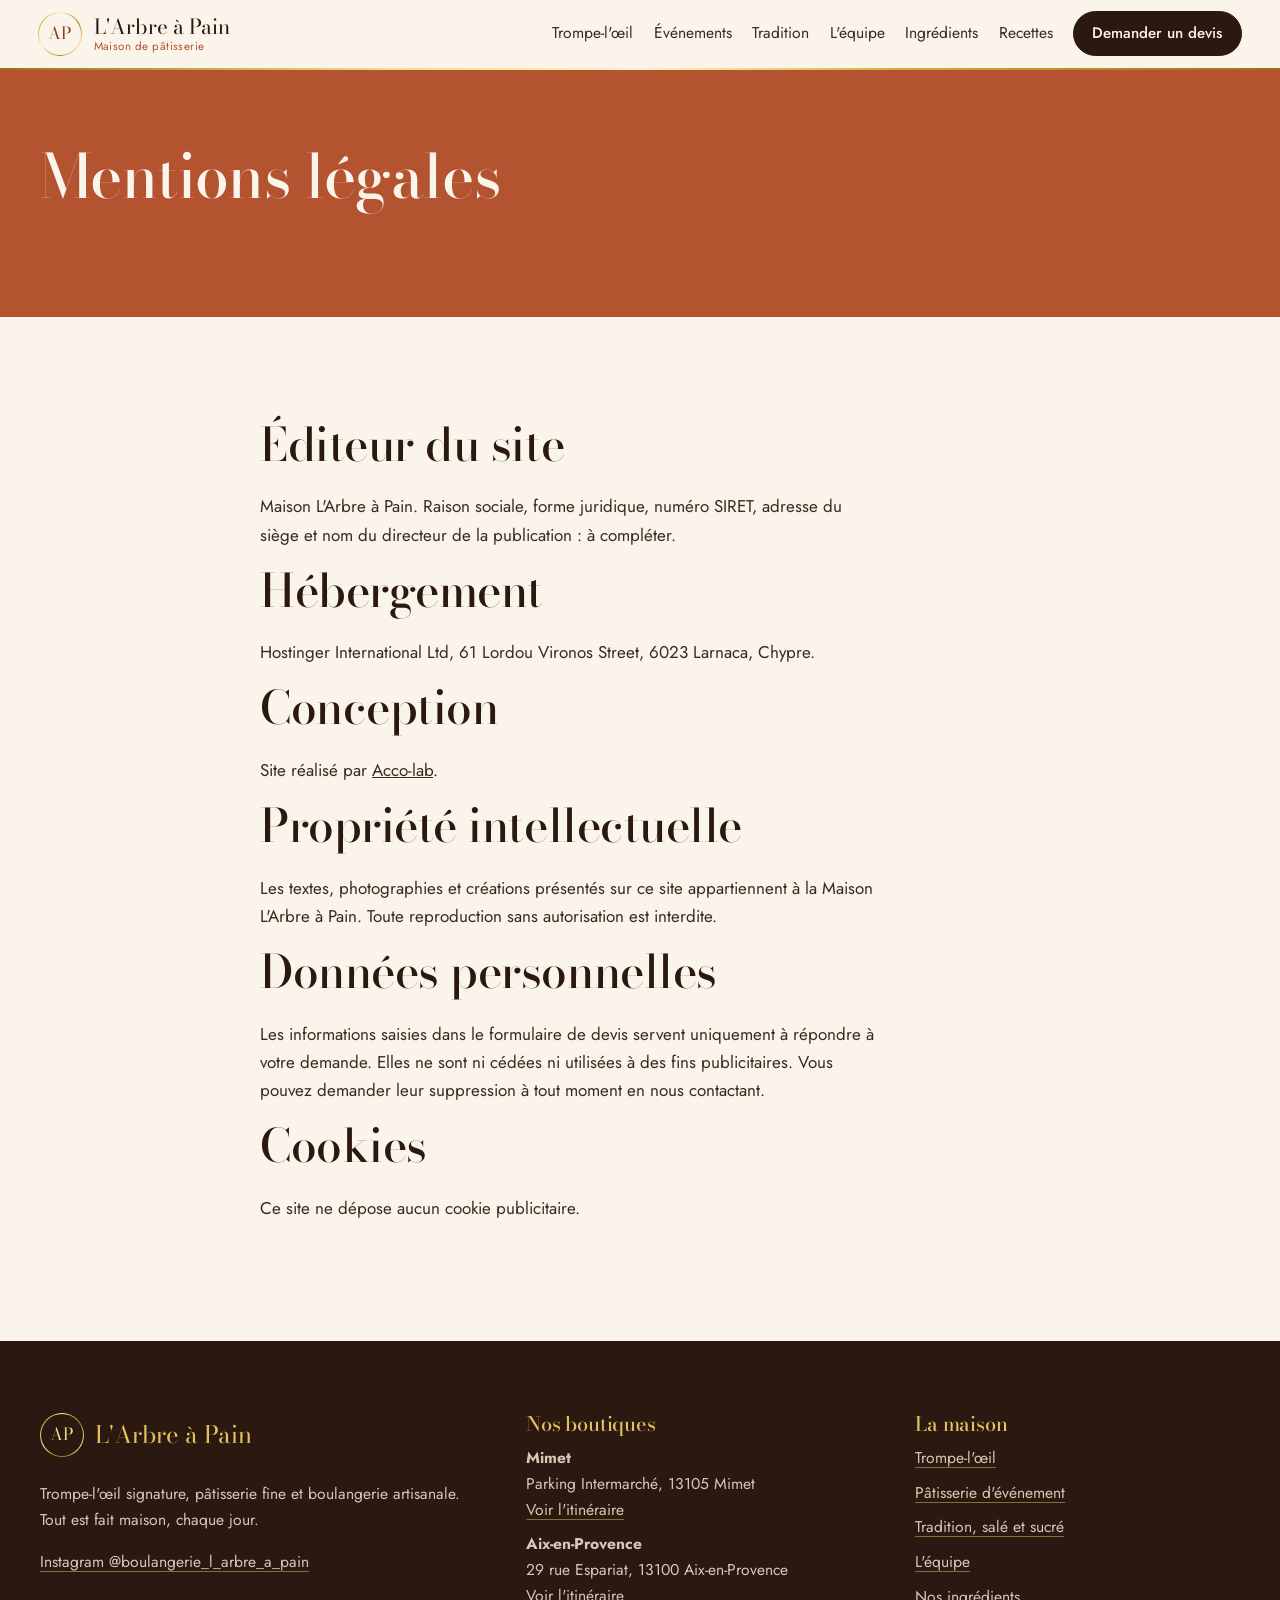
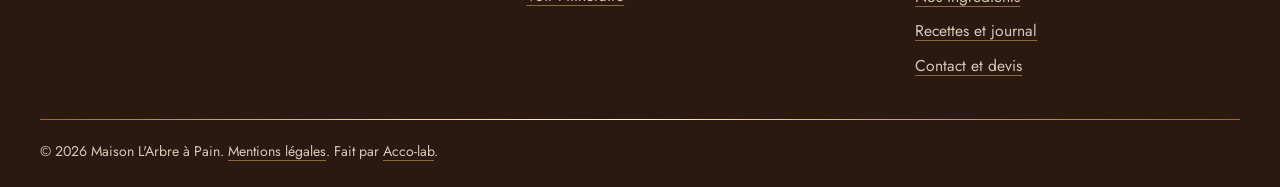
<file: mentions-legales.html>
<!doctype html>
<html lang="fr">
<head>
<meta charset="utf-8">
<meta name="viewport" content="width=device-width, initial-scale=1">
<title>Mentions légales | L&#x27;Arbre à Pain</title>
<meta name="description" content="Mentions légales du site de la Maison L&#x27;Arbre à Pain.">
<link rel="canonical" href="https://www.arbreapain.fr/mentions-legales.html">
<meta property="og:type" content="website">
<meta property="og:locale" content="fr_FR">
<meta property="og:site_name" content="Maison L'Arbre à Pain">
<meta property="og:title" content="Mentions légales | L&#x27;Arbre à Pain">
<meta property="og:description" content="Mentions légales du site de la Maison L&#x27;Arbre à Pain.">
<meta property="og:image" content="https://www.arbreapain.fr/images/trompe-planche.jpg">
<meta name="theme-color" content="#B4532F">
<link rel="icon" href="assets/favicon.svg" type="image/svg+xml">
<link rel="preconnect" href="https://fonts.googleapis.com">
<link rel="preconnect" href="https://fonts.gstatic.com" crossorigin>
<link href="https://fonts.googleapis.com/css2?family=Bodoni+Moda:ital,opsz,wght@0,6..96,400..700;1,6..96,400..600&family=Jost:wght@300..600&display=swap" rel="stylesheet">
<link rel="stylesheet" href="assets/style.css">
<script type="application/ld+json">{"@context": "https://schema.org", "@type": "Bakery", "name": "Maison L'Arbre à Pain", "url": "https://www.arbreapain.fr", "image": "https://www.arbreapain.fr/images/trompe-planche.jpg", "description": "Pâtisserie fine, trompe-l'œil signature et boulangerie artisanale à Mimet et Aix-en-Provence.", "servesCuisine": "Pâtisserie française", "priceRange": "€€", "sameAs": ["https://www.instagram.com/boulangerie_l_arbre_a_pain/"], "address": [{"@type": "PostalAddress", "streetAddress": "Parking Intermarché", "postalCode": "13105", "addressLocality": "Mimet", "addressCountry": "FR"}, {"@type": "PostalAddress", "streetAddress": "29 rue Espariat", "postalCode": "13100", "addressLocality": "Aix-en-Provence", "addressCountry": "FR"}]}</script>
</head>
<body class="">
<a class="skip" href="#contenu">Aller au contenu</a>
<header class="top">
  <a class="brand" href="index.html" aria-label="L'Arbre à Pain, accueil">
    <span class="mono" aria-hidden="true">AP</span>
    <span class="brand-name">L'Arbre à Pain<small>Maison de pâtisserie</small></span>
  </a>
  <button class="burger" aria-expanded="false" aria-controls="menu" aria-label="Ouvrir le menu"><span></span><span></span></button>
  <nav id="menu" class="menu" aria-label="Navigation principale">
    <a href="trompe-l-oeil.html">Trompe-l'œil</a><a href="patisserie-evenement.html">Événements</a><a href="boulangerie-tradition.html">Tradition</a><a href="equipe.html">L'équipe</a><a href="ingredients.html">Ingrédients</a><a href="journal/">Recettes</a>
    <a class="btn btn-gold" href="contact.html">Demander un devis</a>
  </nav>
</header>
<main id="contenu">
<section class="phero phero-slim"><div class="wrap"><h1>Mentions légales</h1></div></section>
<section class="sec"><div class="wrap narrow">
<h2>Éditeur du site</h2>
<p>Maison L'Arbre à Pain. Raison sociale, forme juridique, numéro SIRET, adresse du siège et nom du directeur de la publication : à compléter.</p>
<h2>Hébergement</h2>
<p>Hostinger International Ltd, 61 Lordou Vironos Street, 6023 Larnaca, Chypre.</p>
<h2>Conception</h2>
<p>Site réalisé par <a href="https://acco-lab.fr" target="_blank" rel="noopener">Acco-lab</a>.</p>
<h2>Propriété intellectuelle</h2>
<p>Les textes, photographies et créations présentés sur ce site appartiennent à la Maison L'Arbre à Pain. Toute reproduction sans autorisation est interdite.</p>
<h2>Données personnelles</h2>
<p>Les informations saisies dans le formulaire de devis servent uniquement à répondre à votre demande. Elles ne sont ni cédées ni utilisées à des fins publicitaires. Vous pouvez demander leur suppression à tout moment en nous contactant.</p>
<h2>Cookies</h2>
<p>Ce site ne dépose aucun cookie publicitaire.</p>
</div></section>
</main>
<footer class="foot">
  <div class="foot-grid">
    <div>
      <p class="foot-brand"><span class="mono" aria-hidden="true">AP</span> L'Arbre à Pain</p>
      <p>Trompe-l'œil signature, pâtisserie fine et boulangerie artisanale. Tout est fait maison, chaque jour.</p>
      <p><a href="https://www.instagram.com/boulangerie_l_arbre_a_pain/" target="_blank" rel="noopener">Instagram @boulangerie_l_arbre_a_pain</a></p>
    </div>
    <div>
      <h2>Nos boutiques</h2>
      <ul class="plain"><li><strong>Mimet</strong><br>Parking Intermarché, 13105 Mimet<br><a href="https://www.google.com/maps/search/?api=1&query=L%27Arbre+%C3%A0+Pain+Mimet" target="_blank" rel="noopener">Voir l'itinéraire</a></li><li><strong>Aix-en-Provence</strong><br>29 rue Espariat, 13100 Aix-en-Provence<br><a href="https://www.google.com/maps/search/?api=1&query=L%27Arbre+%C3%A0+Pain+29+rue+Espariat+Aix-en-Provence" target="_blank" rel="noopener">Voir l'itinéraire</a></li></ul>
    </div>
    <div>
      <h2>La maison</h2>
      <ul class="plain">
        <li><a href="trompe-l-oeil.html">Trompe-l'œil</a></li>
        <li><a href="patisserie-evenement.html">Pâtisserie d'événement</a></li>
        <li><a href="boulangerie-tradition.html">Tradition, salé et sucré</a></li>
        <li><a href="equipe.html">L'équipe</a></li>
        <li><a href="ingredients.html">Nos ingrédients</a></li>
        <li><a href="journal/">Recettes et journal</a></li>
        <li><a href="contact.html">Contact et devis</a></li>
        
      </ul>
    </div>
  </div>
  <p class="foot-legal">© 2026 Maison L'Arbre à Pain. <a href="mentions-legales.html">Mentions légales</a>. Fait par <a href="https://acco-lab.fr" target="_blank" rel="noopener">Acco-lab</a>.</p>
</footer>
<div class="lightbox" hidden><button class="lb-close" aria-label="Fermer la photo">Fermer</button><img alt=""></div>
<script src="assets/site.js" defer></script>
</body>
</html>
</file>
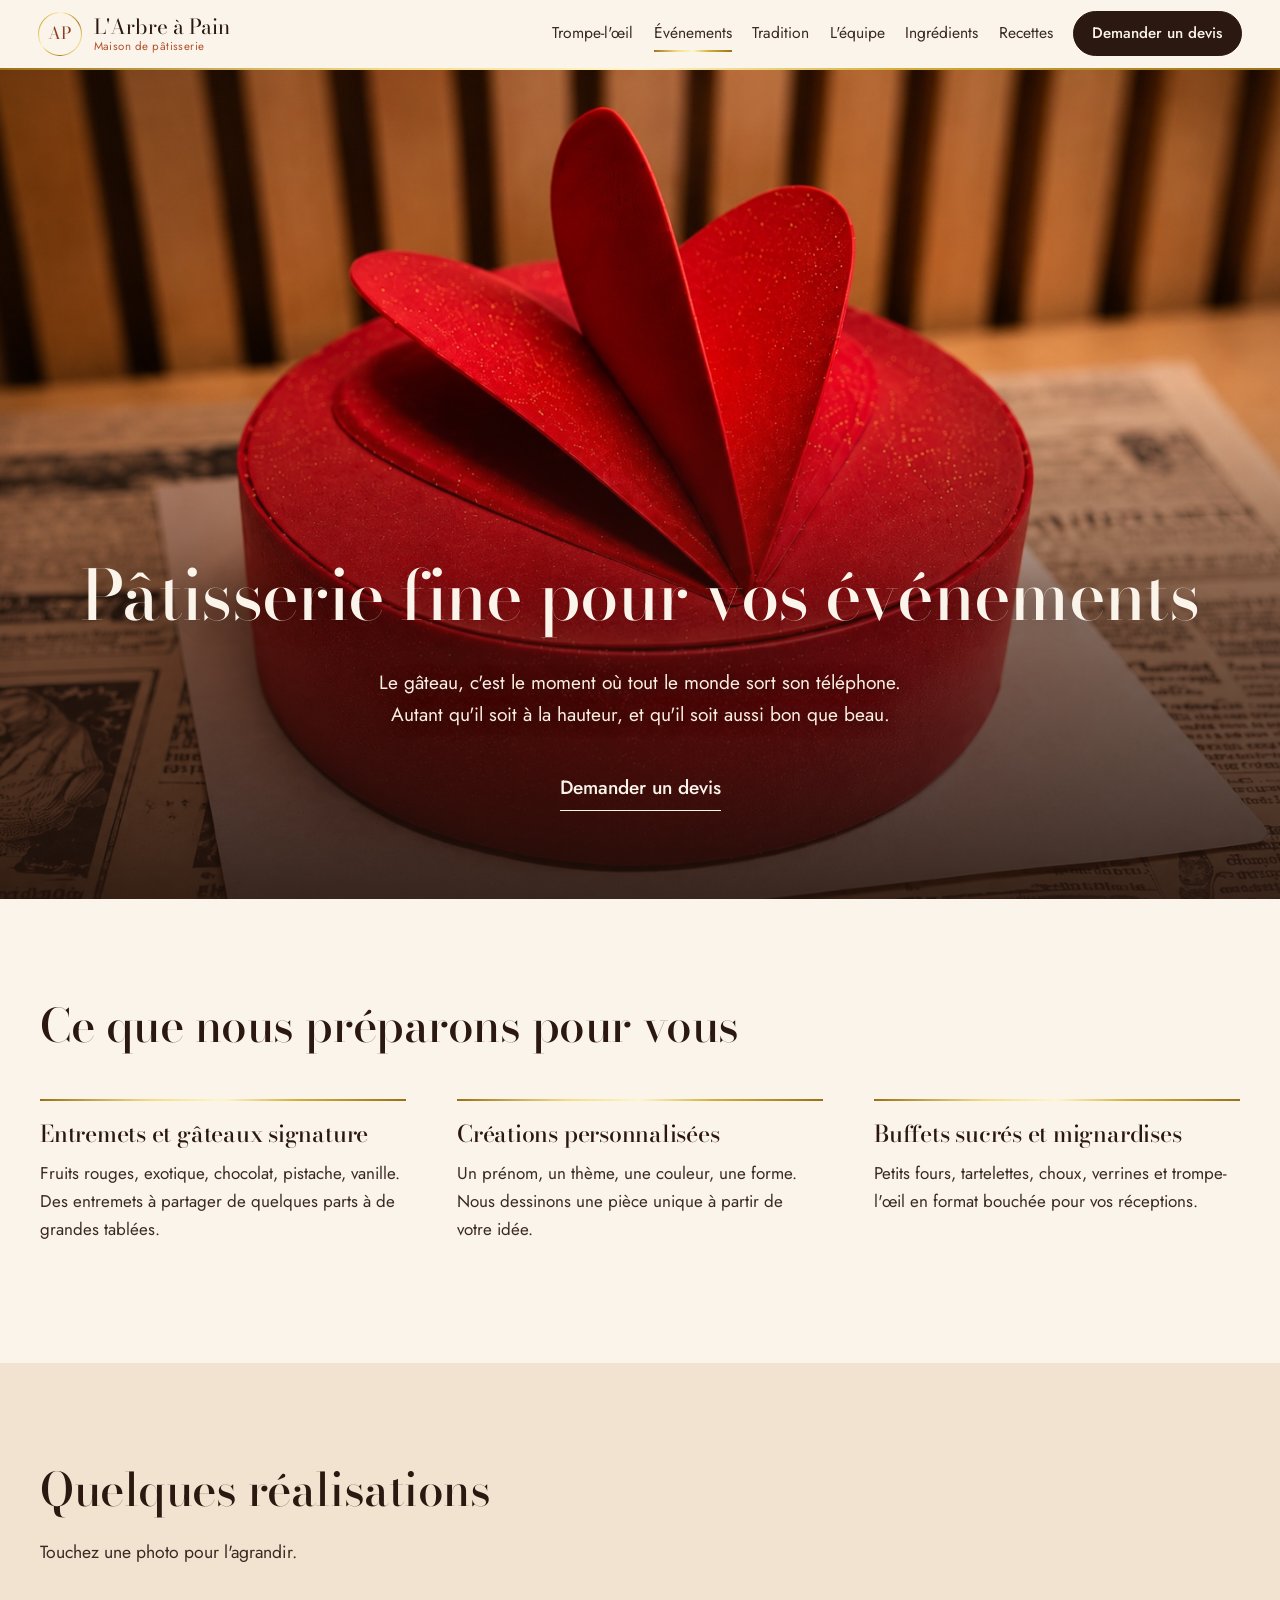
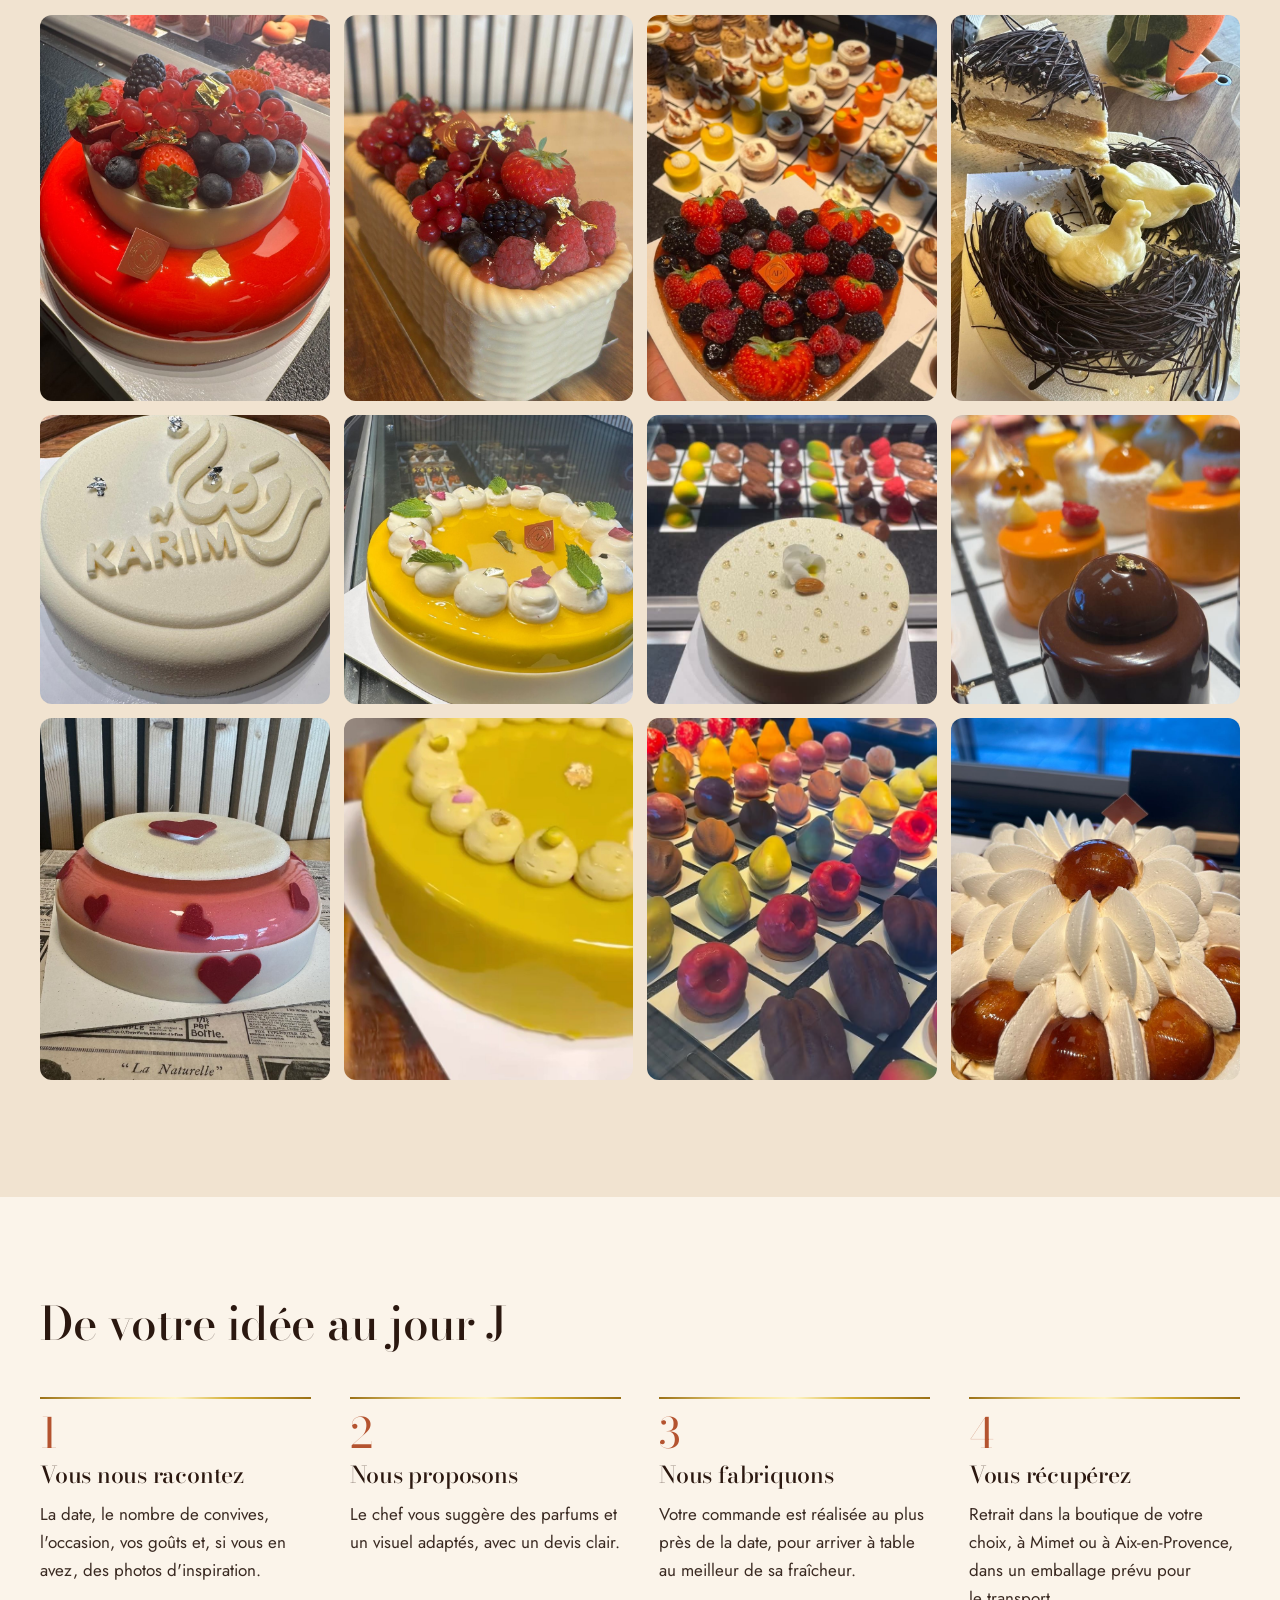
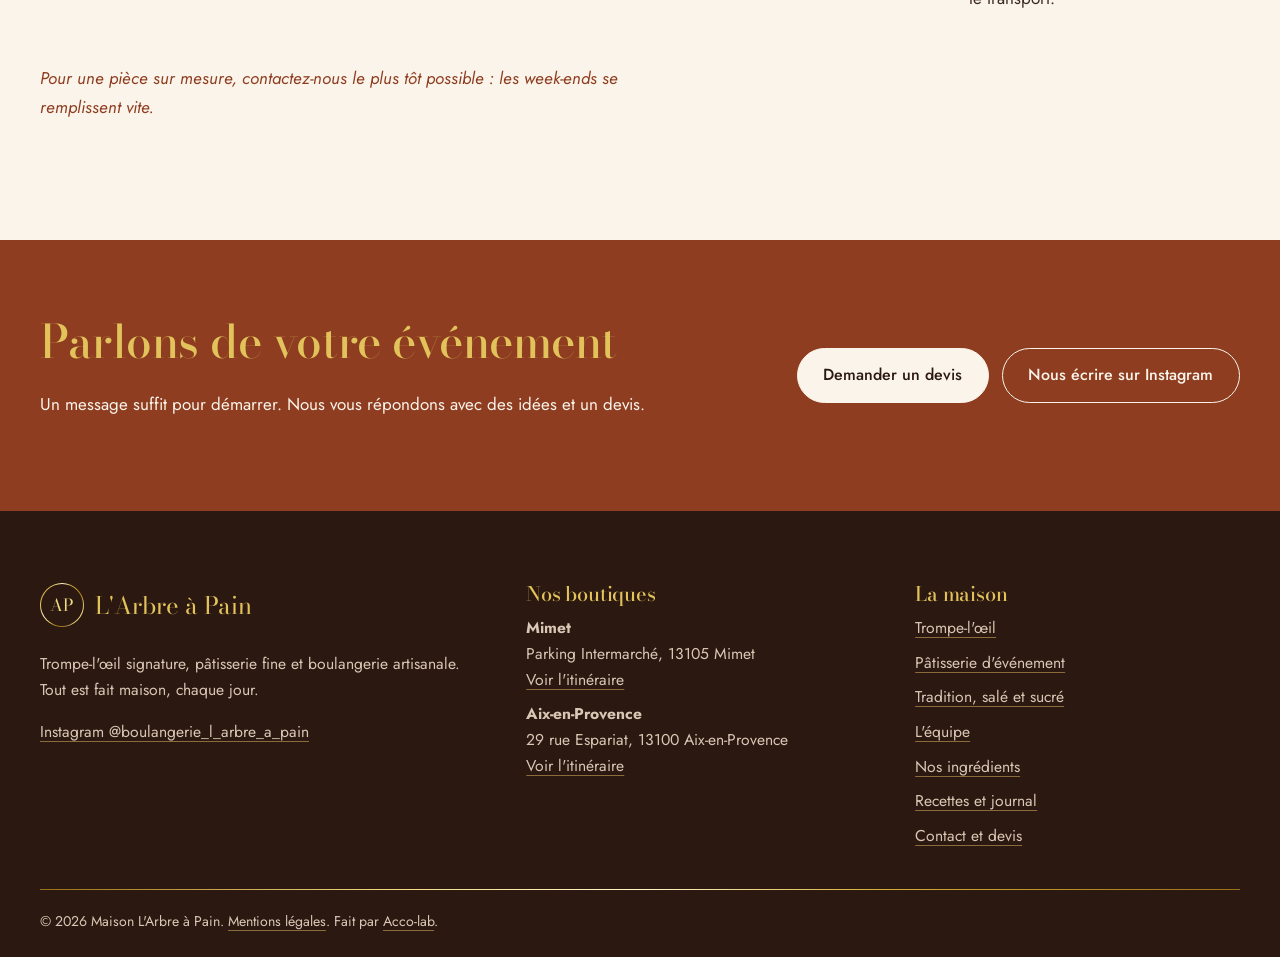
<file: patisserie-evenement.html>
<!doctype html>
<html lang="fr">
<head>
<meta charset="utf-8">
<meta name="viewport" content="width=device-width, initial-scale=1">
<title>Gâteaux sur mesure pour événements à Aix-en-Provence | L&#x27;Arbre à Pain</title>
<meta name="description" content="Anniversaire, mariage, baptême, événement d&#x27;entreprise : entremets, gâteaux personnalisés et buffets sucrés sur mesure près d&#x27;Aix-en-Provence, Gardanne et Marseille. Devis rapide.">
<link rel="canonical" href="https://www.arbreapain.fr/patisserie-evenement.html">
<meta property="og:type" content="website">
<meta property="og:locale" content="fr_FR">
<meta property="og:site_name" content="Maison L'Arbre à Pain">
<meta property="og:title" content="Gâteaux sur mesure pour événements à Aix-en-Provence | L&#x27;Arbre à Pain">
<meta property="og:description" content="Anniversaire, mariage, baptême, événement d&#x27;entreprise : entremets, gâteaux personnalisés et buffets sucrés sur mesure près d&#x27;Aix-en-Provence, Gardanne et Marseille. Devis rapide.">
<meta property="og:image" content="https://www.arbreapain.fr/images/trompe-planche.jpg">
<meta name="theme-color" content="#B4532F">
<link rel="icon" href="assets/favicon.svg" type="image/svg+xml">
<link rel="preconnect" href="https://fonts.googleapis.com">
<link rel="preconnect" href="https://fonts.gstatic.com" crossorigin>
<link href="https://fonts.googleapis.com/css2?family=Bodoni+Moda:ital,opsz,wght@0,6..96,400..700;1,6..96,400..600&family=Jost:wght@300..600&display=swap" rel="stylesheet">
<link rel="stylesheet" href="assets/style.css">
<script type="application/ld+json">{"@context": "https://schema.org", "@type": "Bakery", "name": "Maison L'Arbre à Pain", "url": "https://www.arbreapain.fr", "image": "https://www.arbreapain.fr/images/trompe-planche.jpg", "description": "Pâtisserie fine, trompe-l'œil signature et boulangerie artisanale à Mimet et Aix-en-Provence.", "servesCuisine": "Pâtisserie française", "priceRange": "€€", "sameAs": ["https://www.instagram.com/boulangerie_l_arbre_a_pain/"], "address": [{"@type": "PostalAddress", "streetAddress": "Parking Intermarché", "postalCode": "13105", "addressLocality": "Mimet", "addressCountry": "FR"}, {"@type": "PostalAddress", "streetAddress": "29 rue Espariat", "postalCode": "13100", "addressLocality": "Aix-en-Provence", "addressCountry": "FR"}]}</script>
</head>
<body class="">
<a class="skip" href="#contenu">Aller au contenu</a>
<header class="top">
  <a class="brand" href="index.html" aria-label="L'Arbre à Pain, accueil">
    <span class="mono" aria-hidden="true">AP</span>
    <span class="brand-name">L'Arbre à Pain<small>Maison de pâtisserie</small></span>
  </a>
  <button class="burger" aria-expanded="false" aria-controls="menu" aria-label="Ouvrir le menu"><span></span><span></span></button>
  <nav id="menu" class="menu" aria-label="Navigation principale">
    <a href="trompe-l-oeil.html">Trompe-l'œil</a><a href="patisserie-evenement.html" aria-current="page">Événements</a><a href="boulangerie-tradition.html">Tradition</a><a href="equipe.html">L'équipe</a><a href="ingredients.html">Ingrédients</a><a href="journal/">Recettes</a>
    <a class="btn btn-gold" href="contact.html">Demander un devis</a>
  </nav>
</header>
<main id="contenu">
<section class="phot phot-bottom">
  <img class="phot-img" src="images/hero-evenements.jpg" alt="Entremets rouge au décor de pétales en chocolat" fetchpriority="high">
  <div class="wrap phot-in">
    <div class="phot-txt"><h1>Pâtisserie fine pour vos événements</h1><p class="lead">Le gâteau, c'est le moment où tout le monde sort son téléphone. Autant qu'il soit à la hauteur, et qu'il soit aussi bon que beau.</p><p class="phot-links"><a class="phot-link" href="contact.html">Demander un devis</a></p></div>
  </div>
</section>
<section class="sec">
  <div class="wrap">
    <div class="sec-head"><h2>Ce que nous préparons pour vous</h2></div>
    <div class="cols3">
      <div><h3>Entremets et gâteaux signature</h3><p>Fruits rouges, exotique, chocolat, pistache, vanille. Des entremets à partager de quelques parts à de grandes tablées.</p></div>
      <div><h3>Créations personnalisées</h3><p>Un prénom, un thème, une couleur, une forme. Nous dessinons une pièce unique à partir de votre idée.</p></div>
      <div><h3>Buffets sucrés et mignardises</h3><p>Petits fours, tartelettes, choux, verrines et trompe-l'œil en format bouchée pour vos réceptions.</p></div>
    </div>
  </div>
</section>
<section class="sec sec-tint">
  <div class="wrap">
    <div class="sec-head"><h2>Quelques réalisations</h2><p>Touchez une photo pour l'agrandir.</p></div>
    <div class="gallery"><button class="shot" type="button" aria-label="Agrandir : Entremets rouge miroir aux fruits rouges"><img src="images/entremets-rouge.jpg" alt="Entremets rouge miroir aux fruits rouges" loading="lazy" decoding="async"></button><button class="shot" type="button" aria-label="Agrandir : Gâteau personnalisé avec prénom"><img src="images/gateau-personnalise.jpg" alt="Gâteau personnalisé avec prénom" loading="lazy" decoding="async"></button><button class="shot" type="button" aria-label="Agrandir : Entremets rose décoré de cœurs"><img src="images/entremets-coeurs.jpg" alt="Entremets rose décoré de cœurs" loading="lazy" decoding="async"></button><button class="shot" type="button" aria-label="Agrandir : Gâteau aux fruits rouges et feuille d&#x27;or"><img src="images/gateau-fruits-rouges.jpg" alt="Gâteau aux fruits rouges et feuille d&#x27;or" loading="lazy" decoding="async"></button><button class="shot" type="button" aria-label="Agrandir : Entremets exotique"><img src="images/entremets-jaune.jpg" alt="Entremets exotique" loading="lazy" decoding="async"></button><button class="shot" type="button" aria-label="Agrandir : Entremets citron"><img src="images/entremets-citron.jpg" alt="Entremets citron" loading="lazy" decoding="async"></button><button class="shot" type="button" aria-label="Agrandir : Grande tarte aux fruits rouges"><img src="images/tarte-fruits-rouges.jpg" alt="Grande tarte aux fruits rouges" loading="lazy" decoding="async"></button><button class="shot" type="button" aria-label="Agrandir : Entremets vanille"><img src="images/entremets-vanille.jpg" alt="Entremets vanille" loading="lazy" decoding="async"></button><button class="shot" type="button" aria-label="Agrandir : Plateau de mignardises colorées"><img src="images/mignardises.jpg" alt="Plateau de mignardises colorées" loading="lazy" decoding="async"></button><button class="shot" type="button" aria-label="Agrandir : Pièce en chocolat en forme de nid"><img src="images/nid-chocolat.jpg" alt="Pièce en chocolat en forme de nid" loading="lazy" decoding="async"></button><button class="shot" type="button" aria-label="Agrandir : Petits gâteaux individuels"><img src="images/petits-gateaux.jpg" alt="Petits gâteaux individuels" loading="lazy" decoding="async"></button><button class="shot" type="button" aria-label="Agrandir : Saint-honoré"><img src="images/saint-honore.jpg" alt="Saint-honoré" loading="lazy" decoding="async"></button></div>
  </div>
</section>
<section class="sec">
  <div class="wrap">
    <div class="sec-head"><h2>De votre idée au jour J</h2></div>
    <ol class="steps">
      <li><h3>Vous nous racontez</h3><p>La date, le nombre de convives, l'occasion, vos goûts et, si vous en avez, des photos d'inspiration.</p></li>
      <li><h3>Nous proposons</h3><p>Le chef vous suggère des parfums et un visuel adaptés, avec un devis clair.</p></li>
      <li><h3>Nous fabriquons</h3><p>Votre commande est réalisée au plus près de la date, pour arriver à table au meilleur de sa fraîcheur.</p></li>
      <li><h3>Vous récupérez</h3><p>Retrait dans la boutique de votre choix, à Mimet ou à Aix-en-Provence, dans un emballage prévu pour le transport.</p></li>
    </ol>
    <p class="note">Pour une pièce sur mesure, contactez-nous le plus tôt possible : les week-ends se remplissent vite.</p>
  </div>
</section>
<section class="cta">
  <div class="wrap cta-in">
    <div><h2>Parlons de votre événement</h2><p>Un message suffit pour démarrer. Nous vous répondons avec des idées et un devis.</p></div>
    <div class="cta-actions"><a class="btn btn-gold" href="contact.html">Demander un devis</a><a class="btn btn-line" href="https://www.instagram.com/boulangerie_l_arbre_a_pain/" target="_blank" rel="noopener">Nous écrire sur Instagram</a></div>
  </div>
</section>
</main>
<footer class="foot">
  <div class="foot-grid">
    <div>
      <p class="foot-brand"><span class="mono" aria-hidden="true">AP</span> L'Arbre à Pain</p>
      <p>Trompe-l'œil signature, pâtisserie fine et boulangerie artisanale. Tout est fait maison, chaque jour.</p>
      <p><a href="https://www.instagram.com/boulangerie_l_arbre_a_pain/" target="_blank" rel="noopener">Instagram @boulangerie_l_arbre_a_pain</a></p>
    </div>
    <div>
      <h2>Nos boutiques</h2>
      <ul class="plain"><li><strong>Mimet</strong><br>Parking Intermarché, 13105 Mimet<br><a href="https://www.google.com/maps/search/?api=1&query=L%27Arbre+%C3%A0+Pain+Mimet" target="_blank" rel="noopener">Voir l'itinéraire</a></li><li><strong>Aix-en-Provence</strong><br>29 rue Espariat, 13100 Aix-en-Provence<br><a href="https://www.google.com/maps/search/?api=1&query=L%27Arbre+%C3%A0+Pain+29+rue+Espariat+Aix-en-Provence" target="_blank" rel="noopener">Voir l'itinéraire</a></li></ul>
    </div>
    <div>
      <h2>La maison</h2>
      <ul class="plain">
        <li><a href="trompe-l-oeil.html">Trompe-l'œil</a></li>
        <li><a href="patisserie-evenement.html">Pâtisserie d'événement</a></li>
        <li><a href="boulangerie-tradition.html">Tradition, salé et sucré</a></li>
        <li><a href="equipe.html">L'équipe</a></li>
        <li><a href="ingredients.html">Nos ingrédients</a></li>
        <li><a href="journal/">Recettes et journal</a></li>
        <li><a href="contact.html">Contact et devis</a></li>
        
      </ul>
    </div>
  </div>
  <p class="foot-legal">© 2026 Maison L'Arbre à Pain. <a href="mentions-legales.html">Mentions légales</a>. Fait par <a href="https://acco-lab.fr" target="_blank" rel="noopener">Acco-lab</a>.</p>
</footer>
<div class="lightbox" hidden><button class="lb-close" aria-label="Fermer la photo">Fermer</button><img alt=""></div>
<script src="assets/site.js" defer></script>
</body>
</html>
</file>
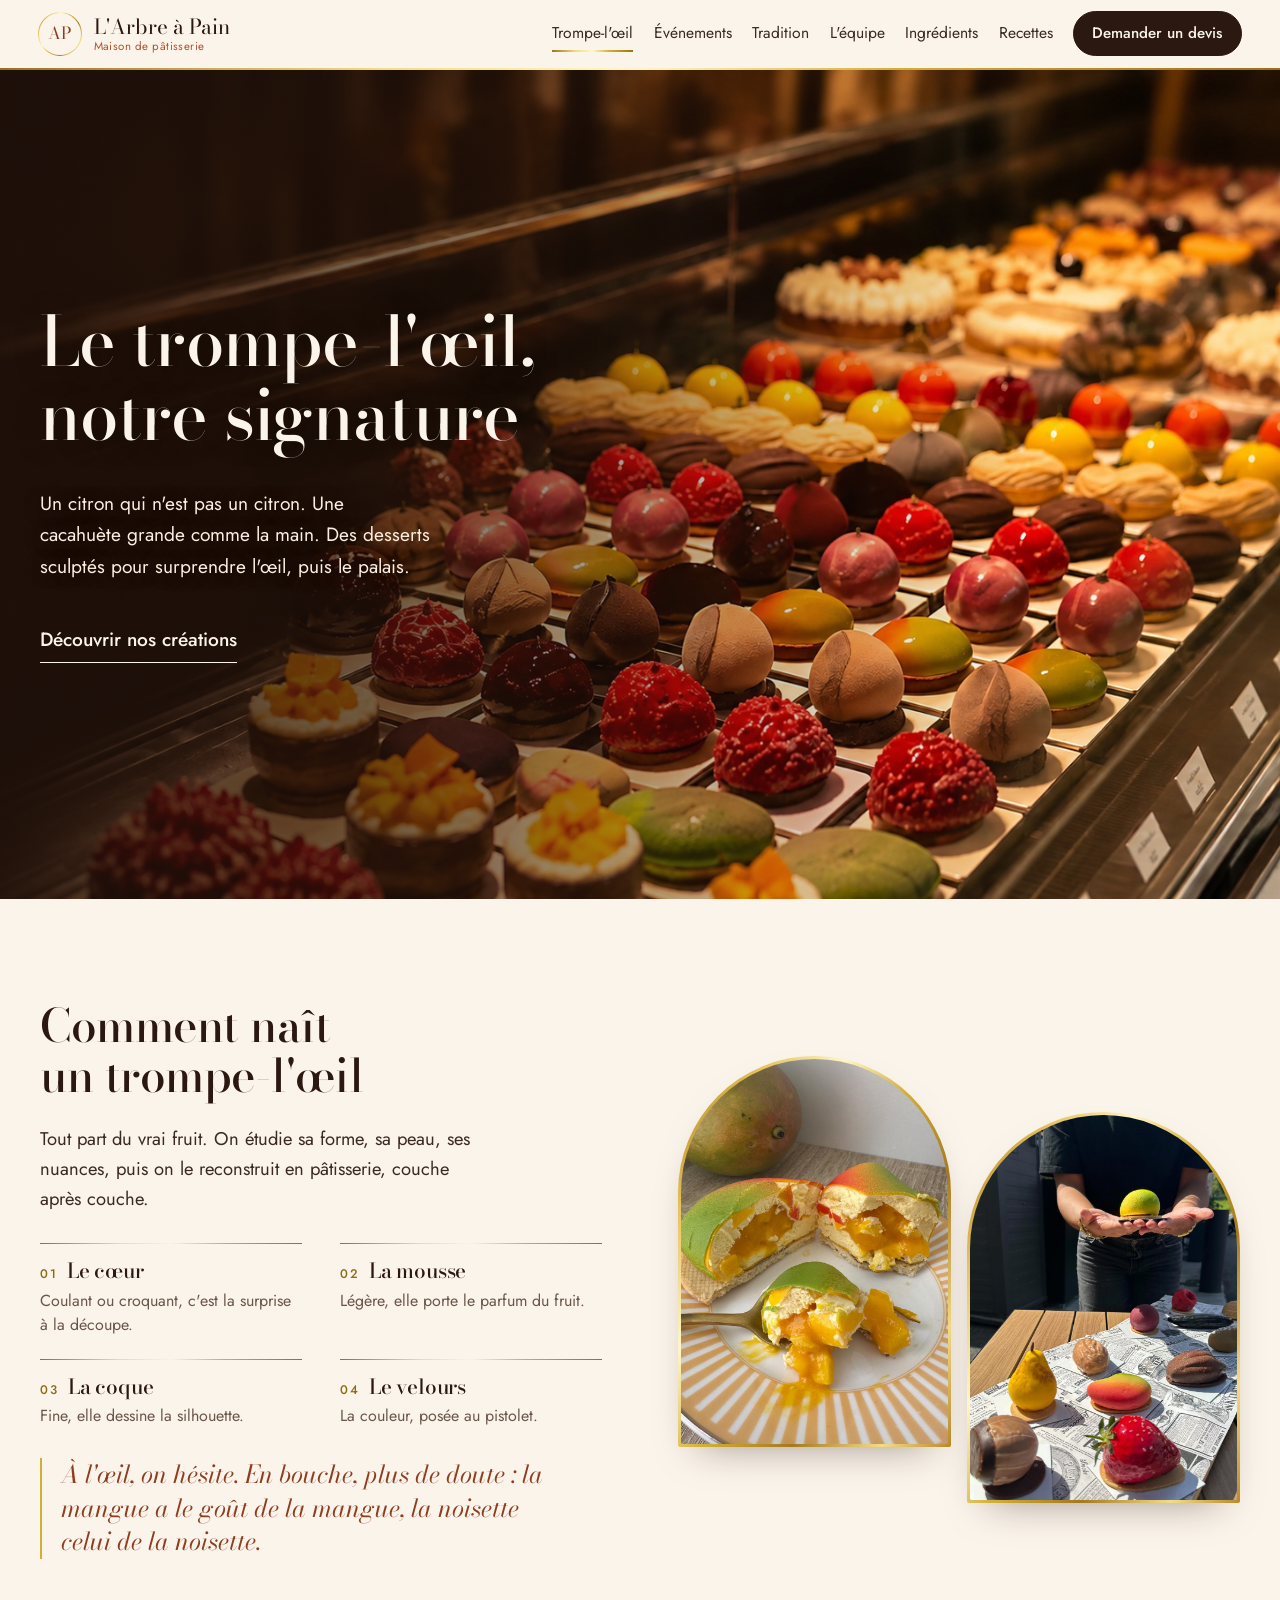
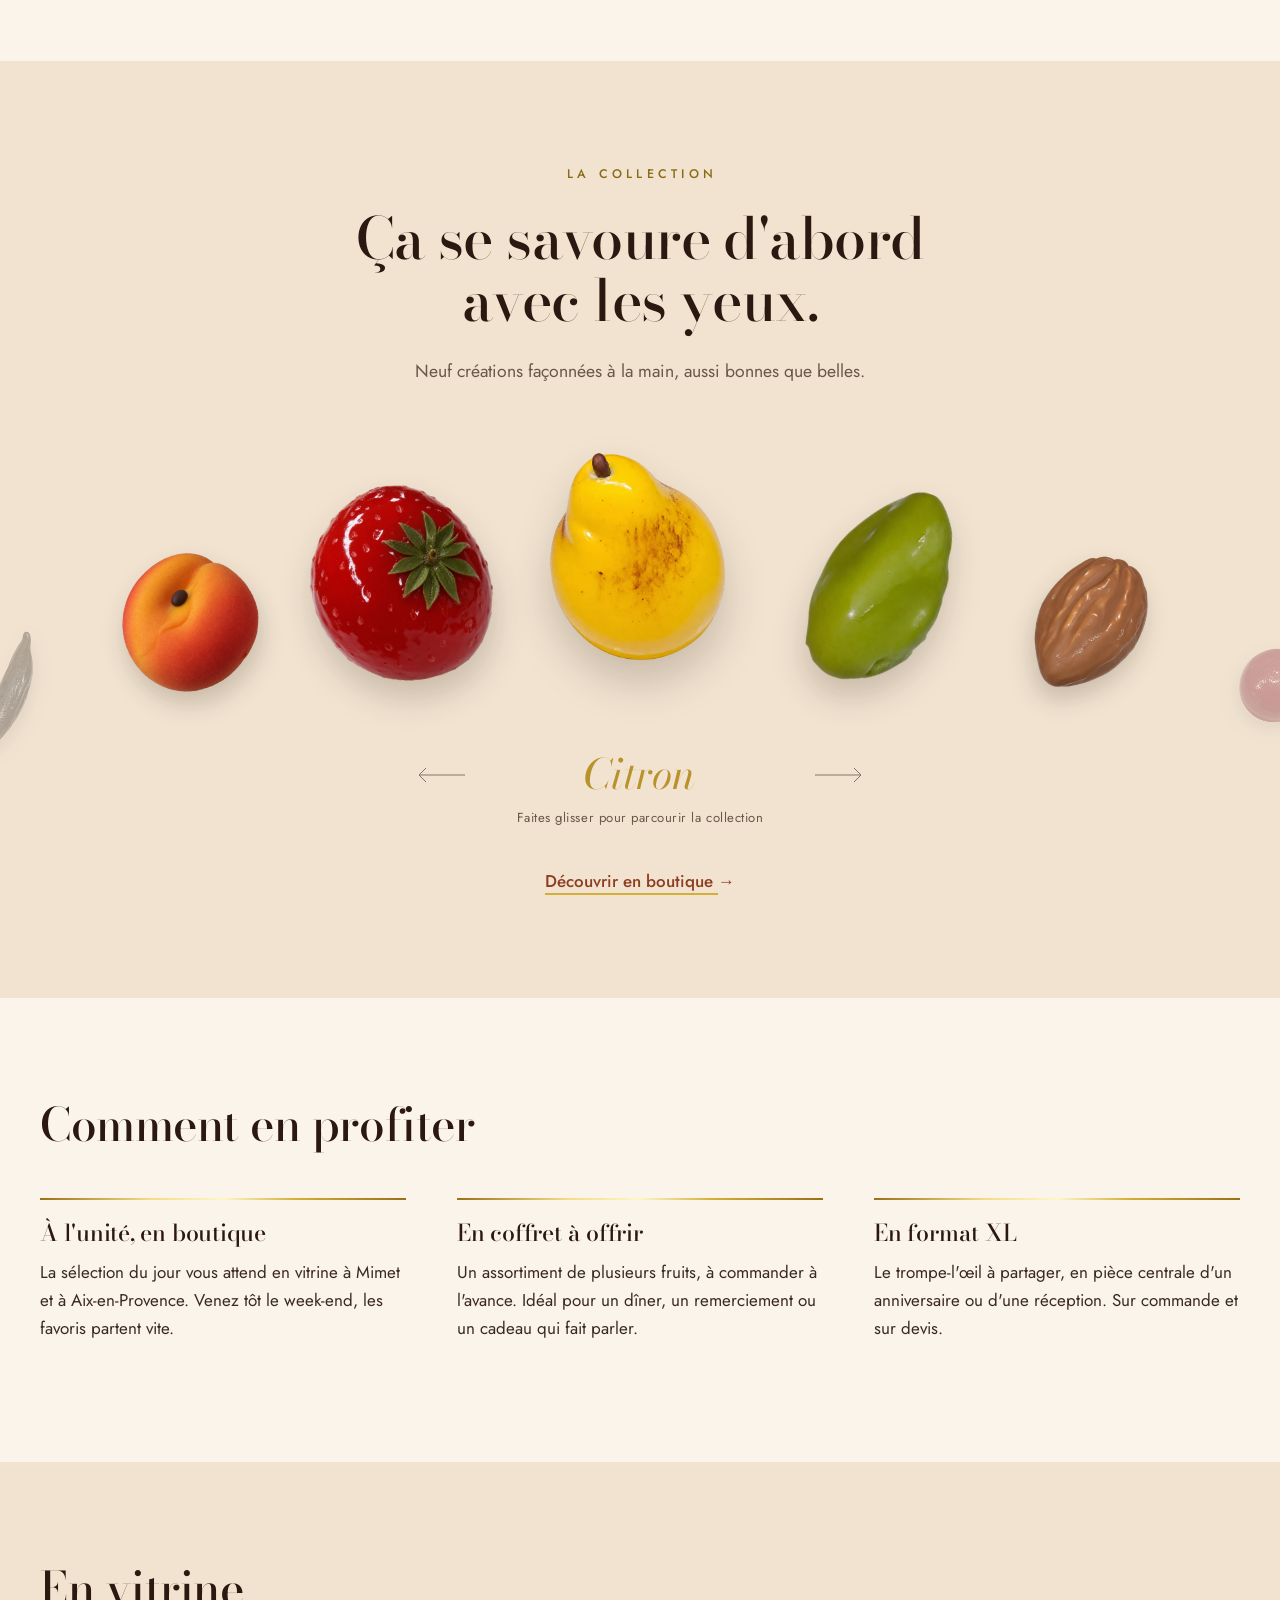
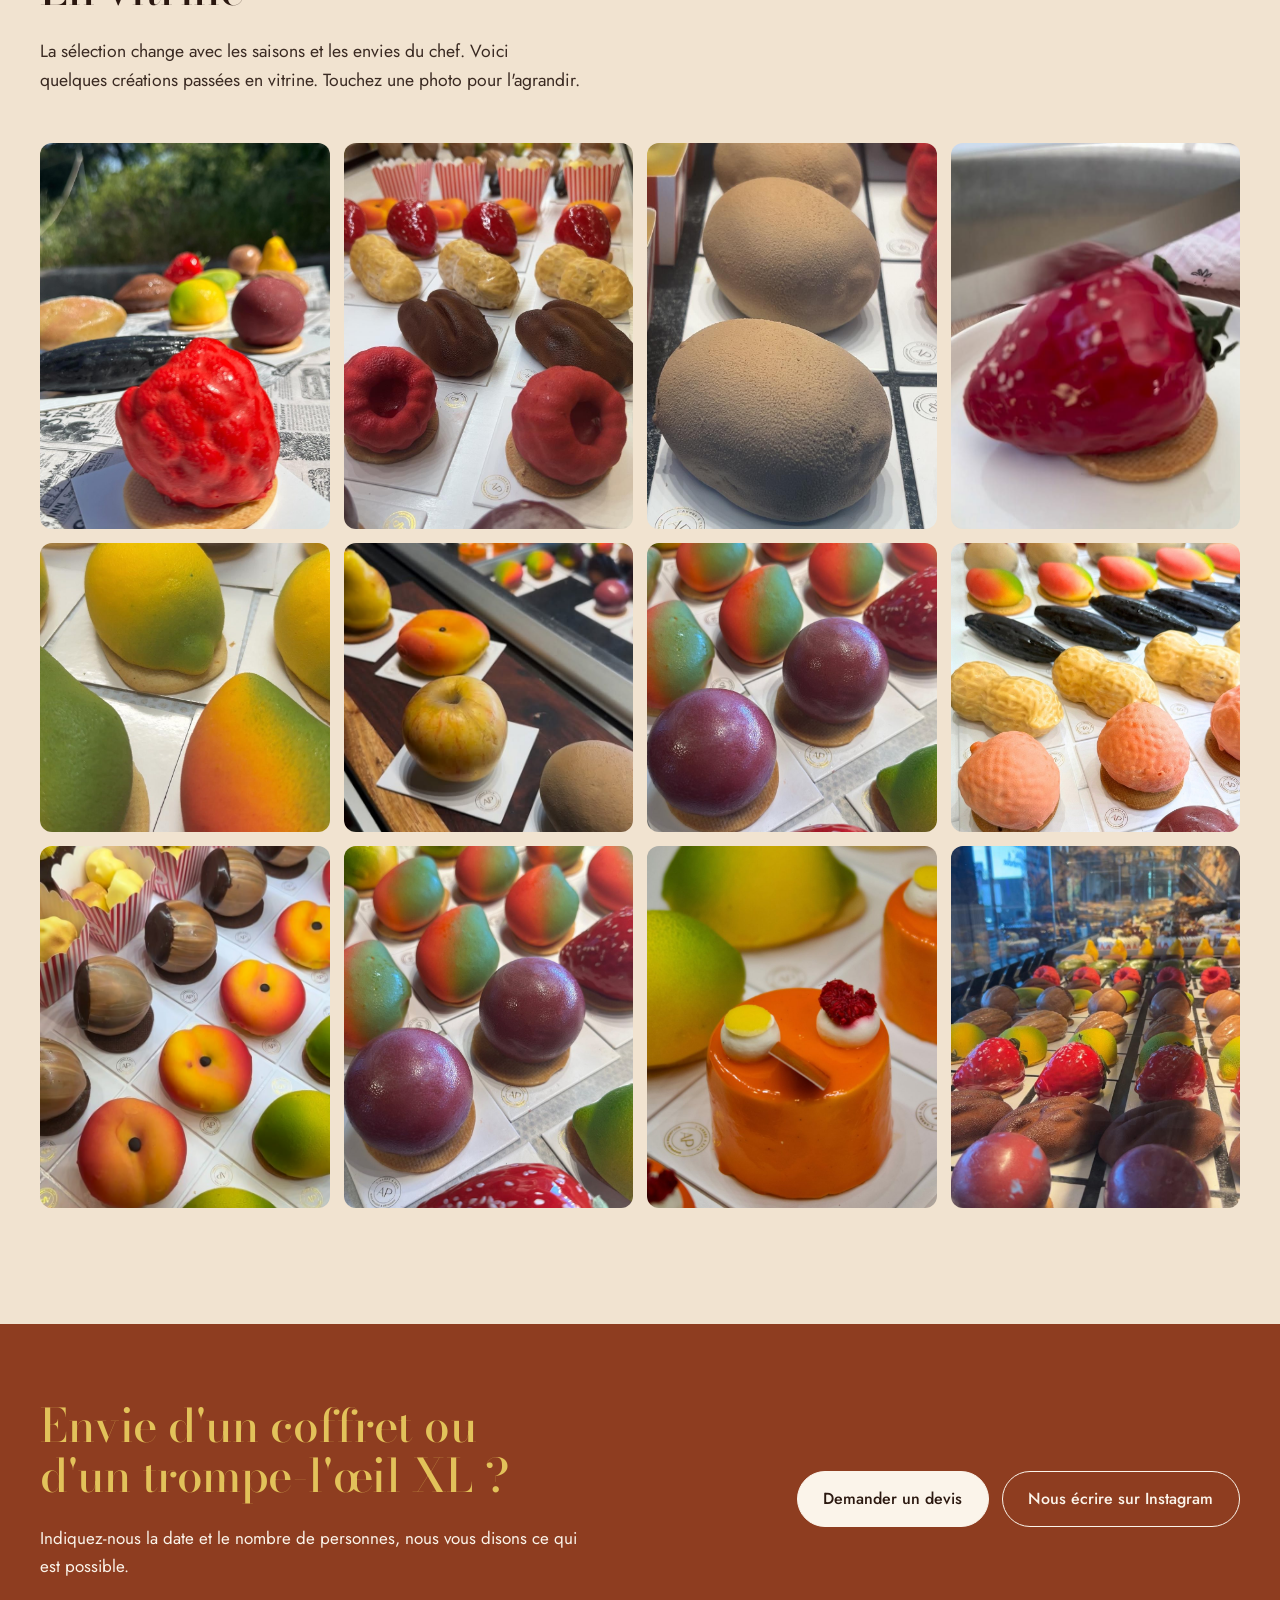
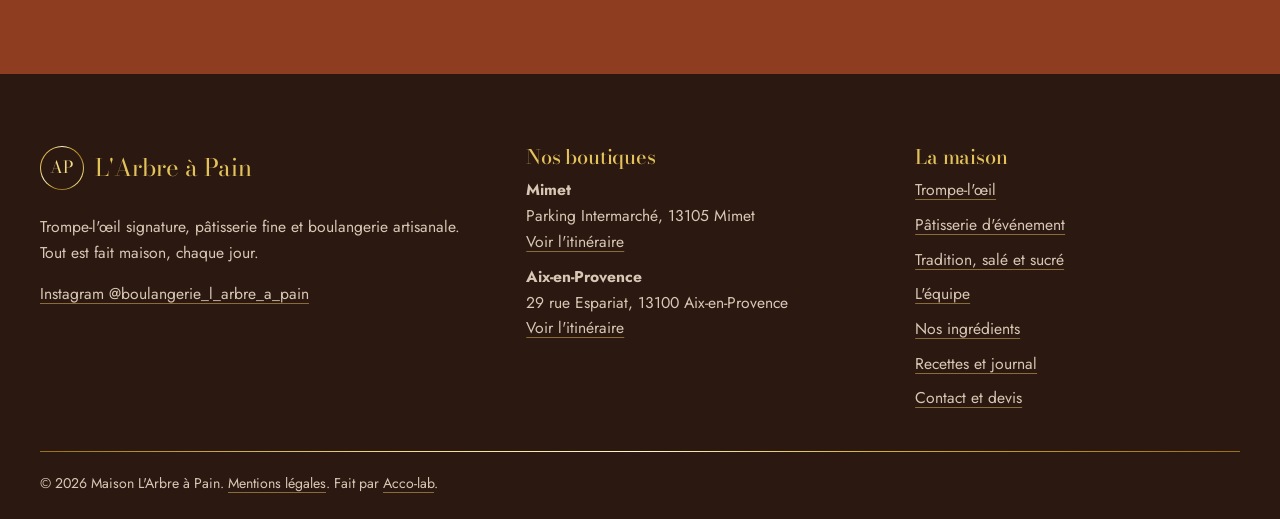
<file: trompe-l-oeil.html>
<!doctype html>
<html lang="fr">
<head>
<meta charset="utf-8">
<meta name="viewport" content="width=device-width, initial-scale=1">
<title>Pâtisserie trompe-l&#x27;œil à Aix-en-Provence et Mimet | L&#x27;Arbre à Pain</title>
<meta name="description" content="Pêche, citron, mangue, fraise, noisette : nos trompe-l&#x27;œil signature sont des desserts plus vrais que nature. À l&#x27;unité, en coffret ou en format XL sur commande.">
<link rel="canonical" href="https://www.arbreapain.fr/trompe-l-oeil.html">
<meta property="og:type" content="website">
<meta property="og:locale" content="fr_FR">
<meta property="og:site_name" content="Maison L'Arbre à Pain">
<meta property="og:title" content="Pâtisserie trompe-l&#x27;œil à Aix-en-Provence et Mimet | L&#x27;Arbre à Pain">
<meta property="og:description" content="Pêche, citron, mangue, fraise, noisette : nos trompe-l&#x27;œil signature sont des desserts plus vrais que nature. À l&#x27;unité, en coffret ou en format XL sur commande.">
<meta property="og:image" content="https://www.arbreapain.fr/images/trompe-planche.jpg">
<meta name="theme-color" content="#B4532F">
<link rel="icon" href="assets/favicon.svg" type="image/svg+xml">
<link rel="preconnect" href="https://fonts.googleapis.com">
<link rel="preconnect" href="https://fonts.gstatic.com" crossorigin>
<link href="https://fonts.googleapis.com/css2?family=Bodoni+Moda:ital,opsz,wght@0,6..96,400..700;1,6..96,400..600&family=Jost:wght@300..600&display=swap" rel="stylesheet">
<link rel="stylesheet" href="assets/style.css">
<script type="application/ld+json">{"@context": "https://schema.org", "@type": "Bakery", "name": "Maison L'Arbre à Pain", "url": "https://www.arbreapain.fr", "image": "https://www.arbreapain.fr/images/trompe-planche.jpg", "description": "Pâtisserie fine, trompe-l'œil signature et boulangerie artisanale à Mimet et Aix-en-Provence.", "servesCuisine": "Pâtisserie française", "priceRange": "€€", "sameAs": ["https://www.instagram.com/boulangerie_l_arbre_a_pain/"], "address": [{"@type": "PostalAddress", "streetAddress": "Parking Intermarché", "postalCode": "13105", "addressLocality": "Mimet", "addressCountry": "FR"}, {"@type": "PostalAddress", "streetAddress": "29 rue Espariat", "postalCode": "13100", "addressLocality": "Aix-en-Provence", "addressCountry": "FR"}]}</script>
</head>
<body class="">
<a class="skip" href="#contenu">Aller au contenu</a>
<header class="top">
  <a class="brand" href="index.html" aria-label="L'Arbre à Pain, accueil">
    <span class="mono" aria-hidden="true">AP</span>
    <span class="brand-name">L'Arbre à Pain<small>Maison de pâtisserie</small></span>
  </a>
  <button class="burger" aria-expanded="false" aria-controls="menu" aria-label="Ouvrir le menu"><span></span><span></span></button>
  <nav id="menu" class="menu" aria-label="Navigation principale">
    <a href="trompe-l-oeil.html" aria-current="page">Trompe-l'œil</a><a href="patisserie-evenement.html">Événements</a><a href="boulangerie-tradition.html">Tradition</a><a href="equipe.html">L'équipe</a><a href="ingredients.html">Ingrédients</a><a href="journal/">Recettes</a>
    <a class="btn btn-gold" href="contact.html">Demander un devis</a>
  </nav>
</header>
<main id="contenu">
<section class="phot phot-left">
  <img class="phot-img" src="images/hero-trompe.jpg" alt="Vitrine de trompe-l&#x27;œil et de pâtisseries individuelles de L&#x27;Arbre à Pain" fetchpriority="high">
  <div class="wrap phot-in">
    <div class="phot-txt"><h1>Le trompe-l'œil,<br>notre signature</h1><p class="lead">Un citron qui n'est pas un citron. Une cacahuète grande comme la main. Des desserts sculptés pour surprendre l'œil, puis le palais.</p><p class="phot-links"><a class="phot-link" href="#collection">Découvrir nos créations</a></p></div>
  </div>
</section>
<section class="sec">
  <div class="wrap split">
    <div>
      <h2>Comment naît <span class="nowrap">un trompe-l'œil</span></h2>
      <p class="born-lead">Tout part du vrai fruit. On étudie sa forme, sa peau, ses nuances, puis on le reconstruit en pâtisserie, couche après couche.</p>
      <ol class="born-steps">
        <li><h3>Le cœur</h3><p>Coulant ou croquant, c'est la surprise à la découpe.</p></li>
        <li><h3>La mousse</h3><p>Légère, elle porte le parfum du fruit.</p></li>
        <li><h3>La coque</h3><p>Fine, elle dessine la silhouette.</p></li>
        <li><h3>Le velours</h3><p>La couleur, posée au pistolet.</p></li>
      </ol>
      <p class="born-promise">À l'œil, on hésite. En bouche, plus de doute : la mangue a le goût de la mangue, la noisette celui de la noisette.</p>
    </div>
    <div class="duo">
      <figure class="arch "><img src="images/trompe-mangue-coupee.jpg" alt="Trompe-l&#x27;œil mangue ouvert, cœur coulant" loading="lazy" decoding="async"></figure>
      <figure class="arch down"><img src="images/trompe-mains.jpg" alt="Trompe-l&#x27;œil présenté dans les mains" loading="lazy" decoding="async"></figure>
    </div>
  </div>
</section>
<section class="arc-sec" id="collection" aria-labelledby="arc-title">
  <div class="wrap arc-head">
    <p class="arc-eyebrow">La collection</p>
    <h2 id="arc-title">Ça se savoure d'abord<br>avec les yeux.</h2>
    <p class="arc-lead">Neuf créations façonnées à la main, aussi bonnes que belles.</p>
  </div>
  <div class="arc" role="group" aria-roledescription="carrousel" aria-label="Les trompe-l'œil de la collection. Faites glisser ou utilisez les flèches." tabindex="0">
    <ul class="arc-track"><li class="arc-item" data-nom="Citron"><span class="arc-float"><img src="images/collection/citron.webp" alt="Trompe-l'œil citron" width="840" height="840" decoding="async" draggable="false"></span></li><li class="arc-item" data-nom="Poire"><span class="arc-float"><img src="images/collection/poire-verte.webp" alt="Trompe-l'œil poire" width="840" height="840" decoding="async" draggable="false"></span></li><li class="arc-item" data-nom="Noix"><span class="arc-float"><img src="images/collection/noix.webp" alt="Trompe-l'œil noix" width="840" height="840" decoding="async" draggable="false"></span></li><li class="arc-item" data-nom="Fruit rouge"><span class="arc-float"><img src="images/collection/fruit-rouge.webp" alt="Trompe-l'œil fruit rouge" width="840" height="840" decoding="async" draggable="false"></span></li><li class="arc-item" data-nom="Pêche"><span class="arc-float"><img src="images/collection/peche.webp" alt="Trompe-l'œil pêche" width="840" height="840" decoding="async" draggable="false"></span></li><li class="arc-item" data-nom="Cacahuète"><span class="arc-float"><img src="images/collection/cacahuete.webp" alt="Trompe-l'œil cacahuète" width="840" height="840" decoding="async" draggable="false"></span></li><li class="arc-item" data-nom="Vanille"><span class="arc-float"><img src="images/collection/vanille.webp" alt="Trompe-l'œil vanille" width="840" height="840" decoding="async" draggable="false"></span></li><li class="arc-item" data-nom="Abricot"><span class="arc-float"><img src="images/collection/abricot.webp" alt="Trompe-l'œil abricot" width="840" height="840" decoding="async" draggable="false"></span></li><li class="arc-item" data-nom="Fraise"><span class="arc-float"><img src="images/collection/fraise.webp" alt="Trompe-l'œil fraise" width="840" height="840" decoding="async" draggable="false"></span></li></ul>
  </div>
  <div class="wrap arc-foot">
    <div class="arc-nav">
      <button class="arc-btn arc-prev" type="button" aria-label="Création précédente"><svg viewBox="0 0 48 16" width="48" height="16" aria-hidden="true"><path d="M0 8h46M39 1l7 7-7 7" fill="none" stroke="currentColor" stroke-width="1"/></svg></button>
      <p class="arc-nom" aria-live="polite">Citron</p>
      <button class="arc-btn arc-next" type="button" aria-label="Création suivante"><svg viewBox="0 0 48 16" width="48" height="16" aria-hidden="true"><path d="M0 8h46M39 1l7 7-7 7" fill="none" stroke="currentColor" stroke-width="1"/></svg></button>
    </div>
    <p class="arc-hint">Faites glisser pour parcourir la collection</p>
    <a class="arc-more" href="#profiter">Découvrir en boutique <span aria-hidden="true">→</span></a>
  </div>
</section>
<section class="sec" id="profiter">
  <div class="wrap">
    <div class="sec-head"><h2>Comment en profiter</h2></div>
    <div class="cols3">
      <div><h3>À l'unité, en boutique</h3><p>La sélection du jour vous attend en vitrine à Mimet et à Aix-en-Provence. Venez tôt le week-end, les favoris partent vite.</p></div>
      <div><h3>En coffret à offrir</h3><p>Un assortiment de plusieurs fruits, à commander à l'avance. Idéal pour un dîner, un remerciement ou un cadeau qui fait parler.</p></div>
      <div><h3>En format XL</h3><p>Le trompe-l'œil à partager, en pièce centrale d'un anniversaire ou d'une réception. Sur commande et sur devis.</p></div>
    </div>
  </div>
</section>
<section class="sec sec-tint">
  <div class="wrap">
    <div class="sec-head"><h2>En vitrine</h2><p>La sélection change avec les saisons et les envies du chef. Voici quelques créations passées en vitrine. Touchez une photo pour l'agrandir.</p></div>
    <div class="gallery"><button class="shot" type="button" aria-label="Agrandir : Trompe-l&#x27;œil fraise"><img src="images/trompe-fraise.jpg" alt="Trompe-l&#x27;œil fraise" loading="lazy" decoding="async"></button><button class="shot" type="button" aria-label="Agrandir : Trompe-l&#x27;œil citron et mangue"><img src="images/trompe-citron-mangue.jpg" alt="Trompe-l&#x27;œil citron et mangue" loading="lazy" decoding="async"></button><button class="shot" type="button" aria-label="Agrandir : Trompe-l&#x27;œil pêche et noisette"><img src="images/trompe-peche-noisette.jpg" alt="Trompe-l&#x27;œil pêche et noisette" loading="lazy" decoding="async"></button><button class="shot" type="button" aria-label="Agrandir : Trompe-l&#x27;œil cacahuète, fève de cacao et framboise"><img src="images/trompe-cacahuete-framboise.jpg" alt="Trompe-l&#x27;œil cacahuète, fève de cacao et framboise" loading="lazy" decoding="async"></button><button class="shot" type="button" aria-label="Agrandir : Trompe-l&#x27;œil pomme"><img src="images/trompe-pomme.jpg" alt="Trompe-l&#x27;œil pomme" loading="lazy" decoding="async"></button><button class="shot" type="button" aria-label="Agrandir : Trompe-l&#x27;œil fruits brillants"><img src="images/trompe-fruits-brillants.jpg" alt="Trompe-l&#x27;œil fruits brillants" loading="lazy" decoding="async"></button><button class="shot" type="button" aria-label="Agrandir : Trompe-l&#x27;œil kiwi"><img src="images/trompe-kiwi.jpg" alt="Trompe-l&#x27;œil kiwi" loading="lazy" decoding="async"></button><button class="shot" type="button" aria-label="Agrandir : Trompe-l&#x27;œil prune et mangue"><img src="images/trompe-prunes.jpg" alt="Trompe-l&#x27;œil prune et mangue" loading="lazy" decoding="async"></button><button class="shot" type="button" aria-label="Agrandir : Trompe-l&#x27;œil orange"><img src="images/trompe-orange-mangue.jpg" alt="Trompe-l&#x27;œil orange" loading="lazy" decoding="async"></button><button class="shot" type="button" aria-label="Agrandir : Trompe-l&#x27;œil fraise sur assiette"><img src="images/trompe-fraise-assiette.jpg" alt="Trompe-l&#x27;œil fraise sur assiette" loading="lazy" decoding="async"></button><button class="shot" type="button" aria-label="Agrandir : Assortiment de trompe-l&#x27;œil"><img src="images/trompe-assortiment.jpg" alt="Assortiment de trompe-l&#x27;œil" loading="lazy" decoding="async"></button><button class="shot" type="button" aria-label="Agrandir : Vitrine de trompe-l&#x27;œil"><img src="images/vitrine-longue.jpg" alt="Vitrine de trompe-l&#x27;œil" loading="lazy" decoding="async"></button></div>
  </div>
</section>
<section class="cta">
  <div class="wrap cta-in">
    <div><h2>Envie d'un coffret ou d'un trompe-l'œil XL ?</h2><p>Indiquez-nous la date et le nombre de personnes, nous vous disons ce qui est possible.</p></div>
    <div class="cta-actions"><a class="btn btn-gold" href="contact.html">Demander un devis</a><a class="btn btn-line" href="https://www.instagram.com/boulangerie_l_arbre_a_pain/" target="_blank" rel="noopener">Nous écrire sur Instagram</a></div>
  </div>
</section>
</main>
<footer class="foot">
  <div class="foot-grid">
    <div>
      <p class="foot-brand"><span class="mono" aria-hidden="true">AP</span> L'Arbre à Pain</p>
      <p>Trompe-l'œil signature, pâtisserie fine et boulangerie artisanale. Tout est fait maison, chaque jour.</p>
      <p><a href="https://www.instagram.com/boulangerie_l_arbre_a_pain/" target="_blank" rel="noopener">Instagram @boulangerie_l_arbre_a_pain</a></p>
    </div>
    <div>
      <h2>Nos boutiques</h2>
      <ul class="plain"><li><strong>Mimet</strong><br>Parking Intermarché, 13105 Mimet<br><a href="https://www.google.com/maps/search/?api=1&query=L%27Arbre+%C3%A0+Pain+Mimet" target="_blank" rel="noopener">Voir l'itinéraire</a></li><li><strong>Aix-en-Provence</strong><br>29 rue Espariat, 13100 Aix-en-Provence<br><a href="https://www.google.com/maps/search/?api=1&query=L%27Arbre+%C3%A0+Pain+29+rue+Espariat+Aix-en-Provence" target="_blank" rel="noopener">Voir l'itinéraire</a></li></ul>
    </div>
    <div>
      <h2>La maison</h2>
      <ul class="plain">
        <li><a href="trompe-l-oeil.html">Trompe-l'œil</a></li>
        <li><a href="patisserie-evenement.html">Pâtisserie d'événement</a></li>
        <li><a href="boulangerie-tradition.html">Tradition, salé et sucré</a></li>
        <li><a href="equipe.html">L'équipe</a></li>
        <li><a href="ingredients.html">Nos ingrédients</a></li>
        <li><a href="journal/">Recettes et journal</a></li>
        <li><a href="contact.html">Contact et devis</a></li>
        
      </ul>
    </div>
  </div>
  <p class="foot-legal">© 2026 Maison L'Arbre à Pain. <a href="mentions-legales.html">Mentions légales</a>. Fait par <a href="https://acco-lab.fr" target="_blank" rel="noopener">Acco-lab</a>.</p>
</footer>
<div class="lightbox" hidden><button class="lb-close" aria-label="Fermer la photo">Fermer</button><img alt=""></div>
<script src="assets/site.js" defer></script>
</body>
</html>
</file>
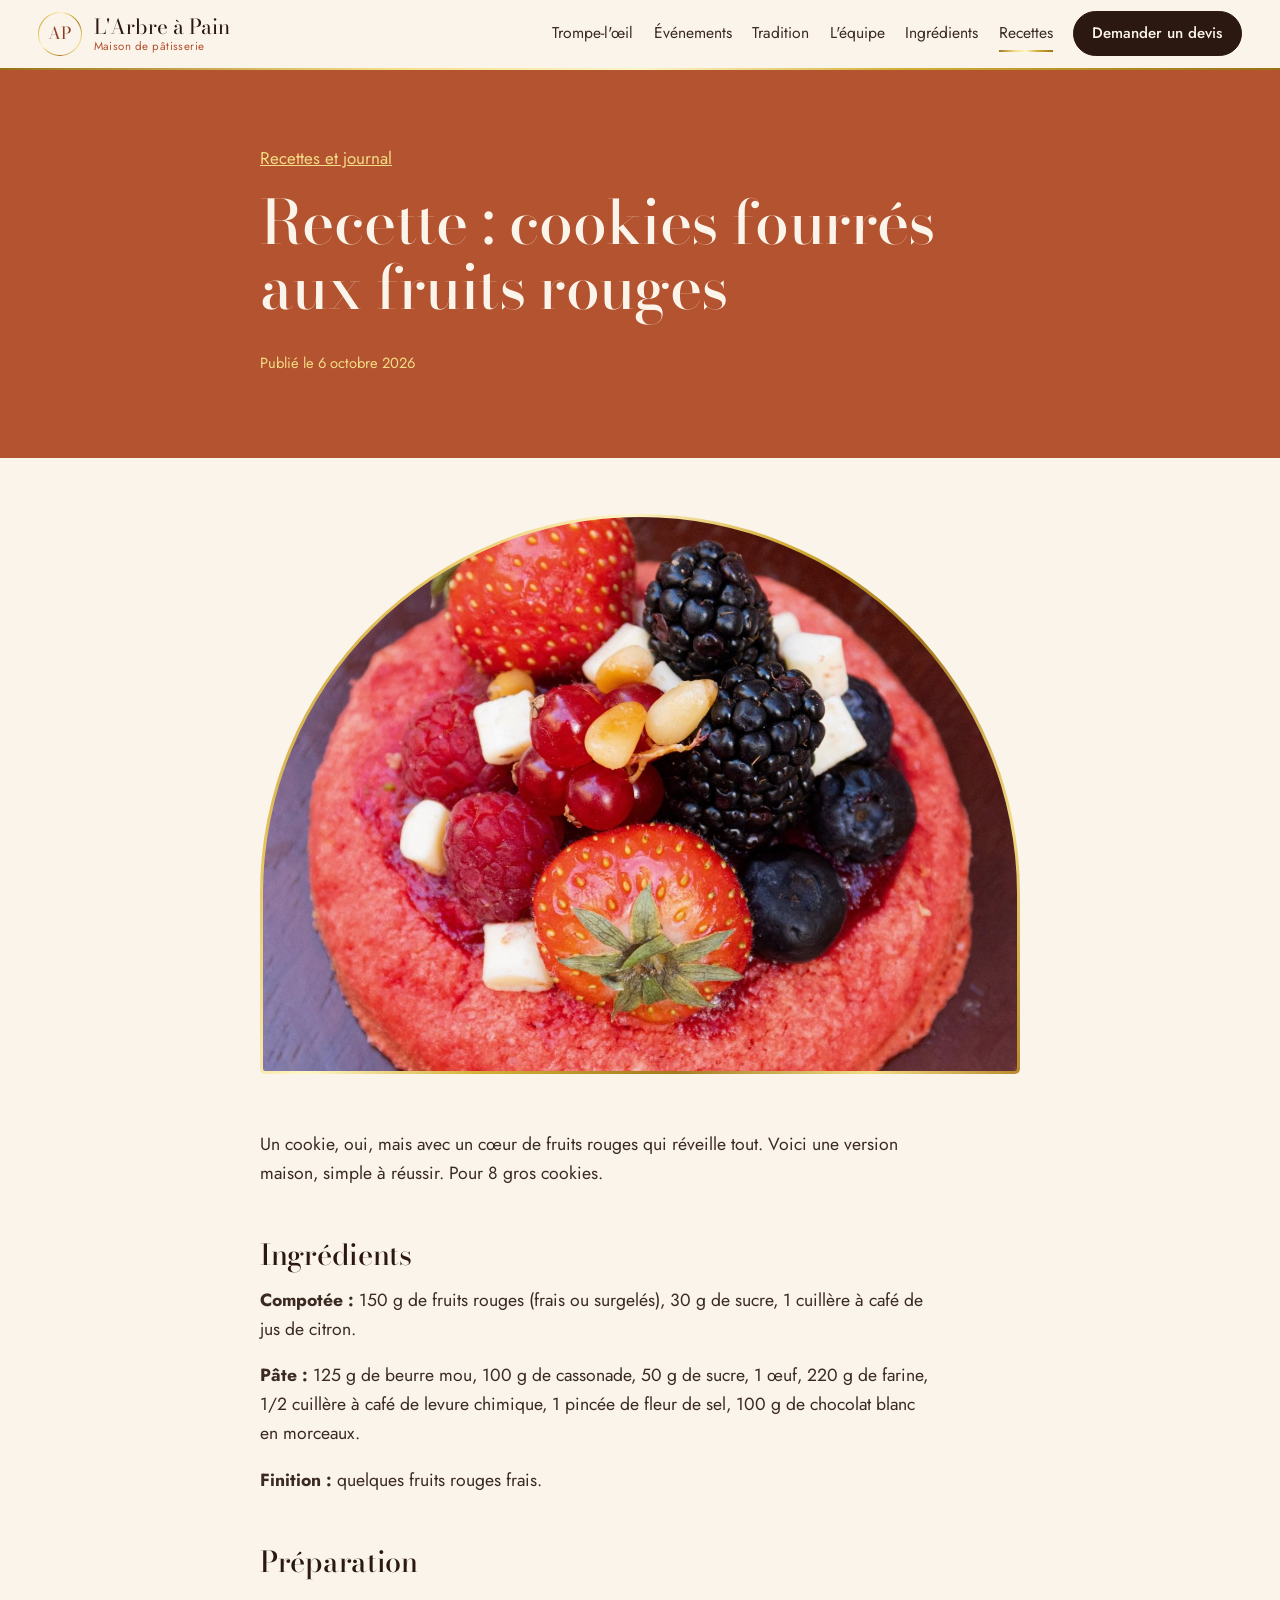
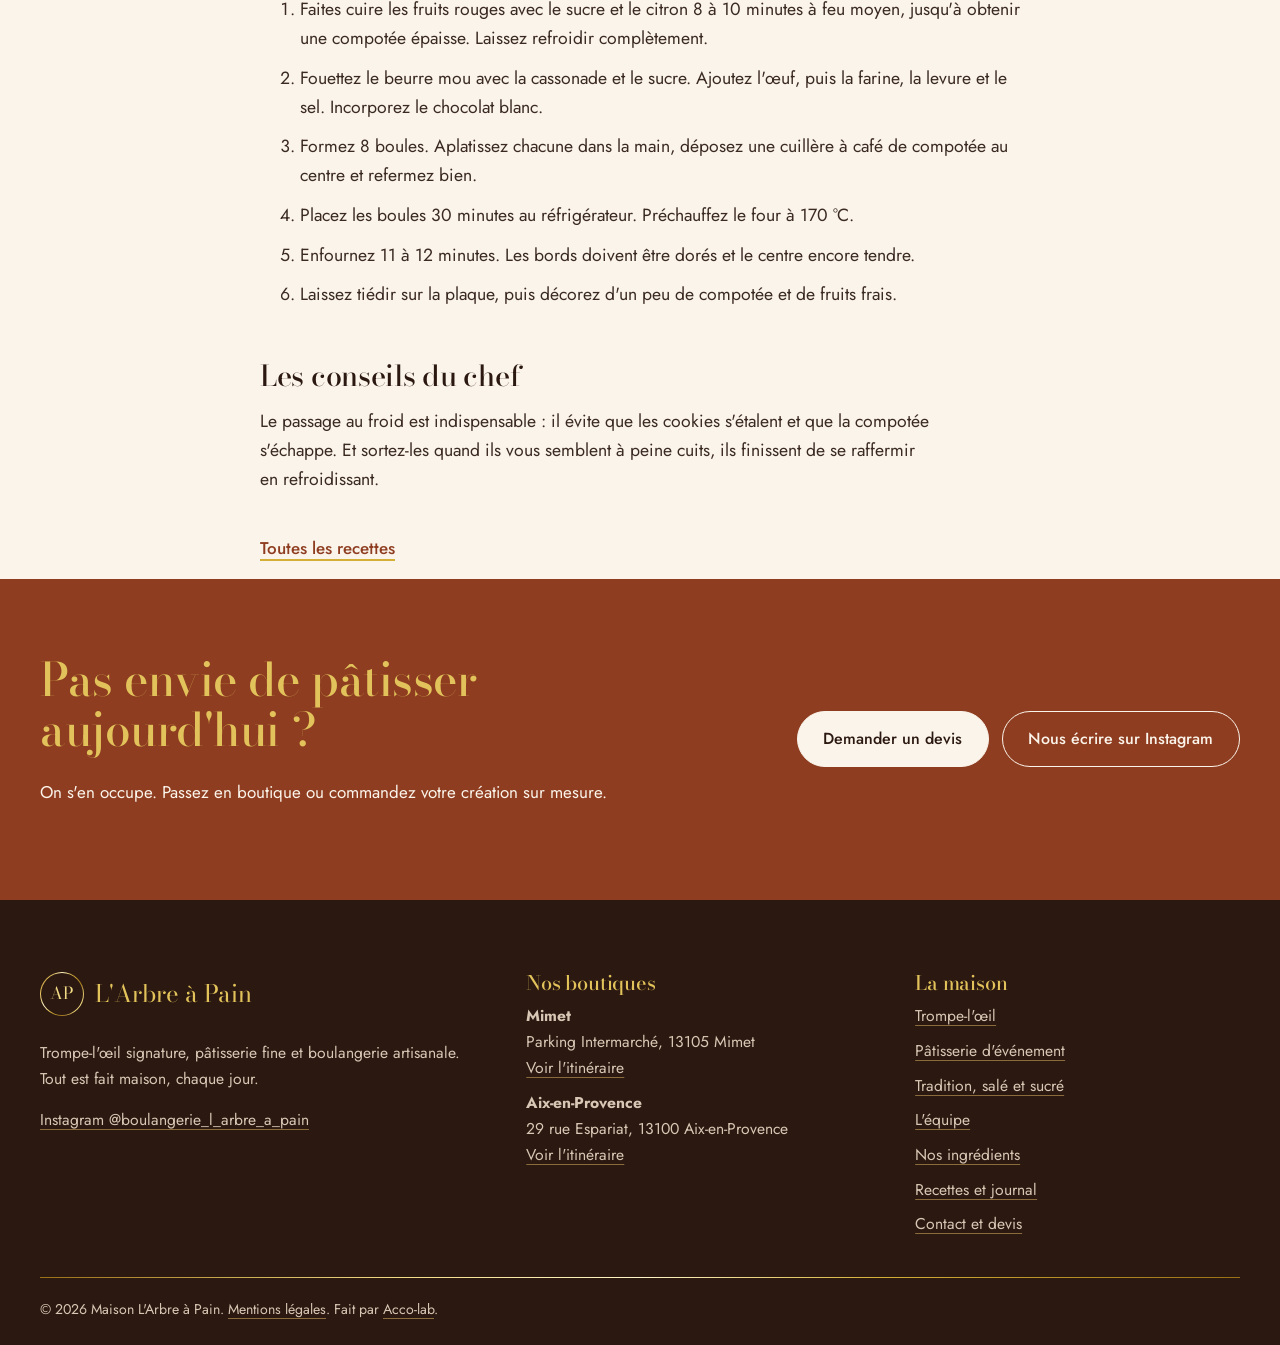
<file: journal/recette-cookies-fourres-fruits-rouges.html>
<!doctype html>
<html lang="fr">
<head>
<meta charset="utf-8">
<meta name="viewport" content="width=device-width, initial-scale=1">
<title>Recette : cookies fourrés aux fruits rouges | L&#x27;Arbre à Pain</title>
<meta name="description" content="La recette de cookies moelleux garnis d&#x27;une compotée de fruits rouges maison. Ingrédients, étapes et conseils de pâtissier.">
<link rel="canonical" href="https://www.arbreapain.fr/journal/recette-cookies-fourres-fruits-rouges.html">
<meta property="og:type" content="website">
<meta property="og:locale" content="fr_FR">
<meta property="og:site_name" content="Maison L'Arbre à Pain">
<meta property="og:title" content="Recette : cookies fourrés aux fruits rouges | L&#x27;Arbre à Pain">
<meta property="og:description" content="La recette de cookies moelleux garnis d&#x27;une compotée de fruits rouges maison. Ingrédients, étapes et conseils de pâtissier.">
<meta property="og:image" content="https://www.arbreapain.fr/images/trompe-planche.jpg">
<meta name="theme-color" content="#B4532F">
<link rel="icon" href="../assets/favicon.svg" type="image/svg+xml">
<link rel="preconnect" href="https://fonts.googleapis.com">
<link rel="preconnect" href="https://fonts.gstatic.com" crossorigin>
<link href="https://fonts.googleapis.com/css2?family=Bodoni+Moda:ital,opsz,wght@0,6..96,400..700;1,6..96,400..600&family=Jost:wght@300..600&display=swap" rel="stylesheet">
<link rel="stylesheet" href="../assets/style.css">
<script type="application/ld+json">{"@context": "https://schema.org", "@type": "Bakery", "name": "Maison L'Arbre à Pain", "url": "https://www.arbreapain.fr", "image": "https://www.arbreapain.fr/images/trompe-planche.jpg", "description": "Pâtisserie fine, trompe-l'œil signature et boulangerie artisanale à Mimet et Aix-en-Provence.", "servesCuisine": "Pâtisserie française", "priceRange": "€€", "sameAs": ["https://www.instagram.com/boulangerie_l_arbre_a_pain/"], "address": [{"@type": "PostalAddress", "streetAddress": "Parking Intermarché", "postalCode": "13105", "addressLocality": "Mimet", "addressCountry": "FR"}, {"@type": "PostalAddress", "streetAddress": "29 rue Espariat", "postalCode": "13100", "addressLocality": "Aix-en-Provence", "addressCountry": "FR"}]}</script>
</head>
<body class="">
<a class="skip" href="#contenu">Aller au contenu</a>
<header class="top">
  <a class="brand" href="../index.html" aria-label="L'Arbre à Pain, accueil">
    <span class="mono" aria-hidden="true">AP</span>
    <span class="brand-name">L'Arbre à Pain<small>Maison de pâtisserie</small></span>
  </a>
  <button class="burger" aria-expanded="false" aria-controls="menu" aria-label="Ouvrir le menu"><span></span><span></span></button>
  <nav id="menu" class="menu" aria-label="Navigation principale">
    <a href="../trompe-l-oeil.html">Trompe-l'œil</a><a href="../patisserie-evenement.html">Événements</a><a href="../boulangerie-tradition.html">Tradition</a><a href="../equipe.html">L'équipe</a><a href="../ingredients.html">Ingrédients</a><a href="../journal/" aria-current="page">Recettes</a>
    <a class="btn btn-gold" href="../contact.html">Demander un devis</a>
  </nav>
</header>
<main id="contenu">
<article class="article">
  <header class="phero phero-slim"><div class="wrap narrow"><p class="kicker"><a href="./">Recettes et journal</a></p><h1>Recette : cookies fourrés aux fruits rouges</h1><p class="date">Publié le 6 octobre 2026</p></div></header>
  <div class="wrap narrow">
    <figure class="article-img"><img src="../images/cookie-fruits-rouges.jpg" alt="Cookie garni de fruits rouges frais"></figure>
    <div class="prose"><p>Un cookie, oui, mais avec un cœur de fruits rouges qui réveille tout. Voici une version maison, simple à réussir. Pour 8 gros cookies.</p>
<h2>Ingrédients</h2>
<p><strong>Compotée :</strong> 150 g de fruits rouges (frais ou surgelés), 30 g de sucre, 1 cuillère à café de jus de citron.</p>
<p><strong>Pâte :</strong> 125 g de beurre mou, 100 g de cassonade, 50 g de sucre, 1 œuf, 220 g de farine, 1/2 cuillère à café de levure chimique, 1 pincée de fleur de sel, 100 g de chocolat blanc en morceaux.</p>
<p><strong>Finition :</strong> quelques fruits rouges frais.</p>
<h2>Préparation</h2>
<ol>
<li>Faites cuire les fruits rouges avec le sucre et le citron 8 à 10 minutes à feu moyen, jusqu'à obtenir une compotée épaisse. Laissez refroidir complètement.</li>
<li>Fouettez le beurre mou avec la cassonade et le sucre. Ajoutez l'œuf, puis la farine, la levure et le sel. Incorporez le chocolat blanc.</li>
<li>Formez 8 boules. Aplatissez chacune dans la main, déposez une cuillère à café de compotée au centre et refermez bien.</li>
<li>Placez les boules 30 minutes au réfrigérateur. Préchauffez le four à 170 °C.</li>
<li>Enfournez 11 à 12 minutes. Les bords doivent être dorés et le centre encore tendre.</li>
<li>Laissez tiédir sur la plaque, puis décorez d'un peu de compotée et de fruits frais.</li>
</ol>
<h2>Les conseils du chef</h2>
<p>Le passage au froid est indispensable : il évite que les cookies s'étalent et que la compotée s'échappe. Et sortez-les quand ils vous semblent à peine cuits, ils finissent de se raffermir en refroidissant.</p></div>
    <p><a class="link" href="./">Toutes les recettes</a></p>
  </div>
</article>
<script type="application/ld+json">{"@context": "https://schema.org", "@type": "Article", "headline": "Recette : cookies fourrés aux fruits rouges", "datePublished": "2026-10-06", "image": "https://www.arbreapain.fr/images/cookie-fruits-rouges.jpg", "author": {"@type": "Organization", "name": "Maison L'Arbre à Pain"}, "publisher": {"@type": "Organization", "name": "Maison L'Arbre à Pain"}}</script>
<section class="cta">
  <div class="wrap cta-in">
    <div><h2>Pas envie de pâtisser aujourd'hui ?</h2><p>On s'en occupe. Passez en boutique ou commandez votre création sur mesure.</p></div>
    <div class="cta-actions"><a class="btn btn-gold" href="../contact.html">Demander un devis</a><a class="btn btn-line" href="https://www.instagram.com/boulangerie_l_arbre_a_pain/" target="_blank" rel="noopener">Nous écrire sur Instagram</a></div>
  </div>
</section>
</main>
<footer class="foot">
  <div class="foot-grid">
    <div>
      <p class="foot-brand"><span class="mono" aria-hidden="true">AP</span> L'Arbre à Pain</p>
      <p>Trompe-l'œil signature, pâtisserie fine et boulangerie artisanale. Tout est fait maison, chaque jour.</p>
      <p><a href="https://www.instagram.com/boulangerie_l_arbre_a_pain/" target="_blank" rel="noopener">Instagram @boulangerie_l_arbre_a_pain</a></p>
    </div>
    <div>
      <h2>Nos boutiques</h2>
      <ul class="plain"><li><strong>Mimet</strong><br>Parking Intermarché, 13105 Mimet<br><a href="https://www.google.com/maps/search/?api=1&query=L%27Arbre+%C3%A0+Pain+Mimet" target="_blank" rel="noopener">Voir l'itinéraire</a></li><li><strong>Aix-en-Provence</strong><br>29 rue Espariat, 13100 Aix-en-Provence<br><a href="https://www.google.com/maps/search/?api=1&query=L%27Arbre+%C3%A0+Pain+29+rue+Espariat+Aix-en-Provence" target="_blank" rel="noopener">Voir l'itinéraire</a></li></ul>
    </div>
    <div>
      <h2>La maison</h2>
      <ul class="plain">
        <li><a href="../trompe-l-oeil.html">Trompe-l'œil</a></li>
        <li><a href="../patisserie-evenement.html">Pâtisserie d'événement</a></li>
        <li><a href="../boulangerie-tradition.html">Tradition, salé et sucré</a></li>
        <li><a href="../equipe.html">L'équipe</a></li>
        <li><a href="../ingredients.html">Nos ingrédients</a></li>
        <li><a href="../journal/">Recettes et journal</a></li>
        <li><a href="../contact.html">Contact et devis</a></li>
        
      </ul>
    </div>
  </div>
  <p class="foot-legal">© 2026 Maison L'Arbre à Pain. <a href="../mentions-legales.html">Mentions légales</a>. Fait par <a href="https://acco-lab.fr" target="_blank" rel="noopener">Acco-lab</a>.</p>
</footer>
<div class="lightbox" hidden><button class="lb-close" aria-label="Fermer la photo">Fermer</button><img alt=""></div>
<script src="../assets/site.js" defer></script>
</body>
</html>
</file>
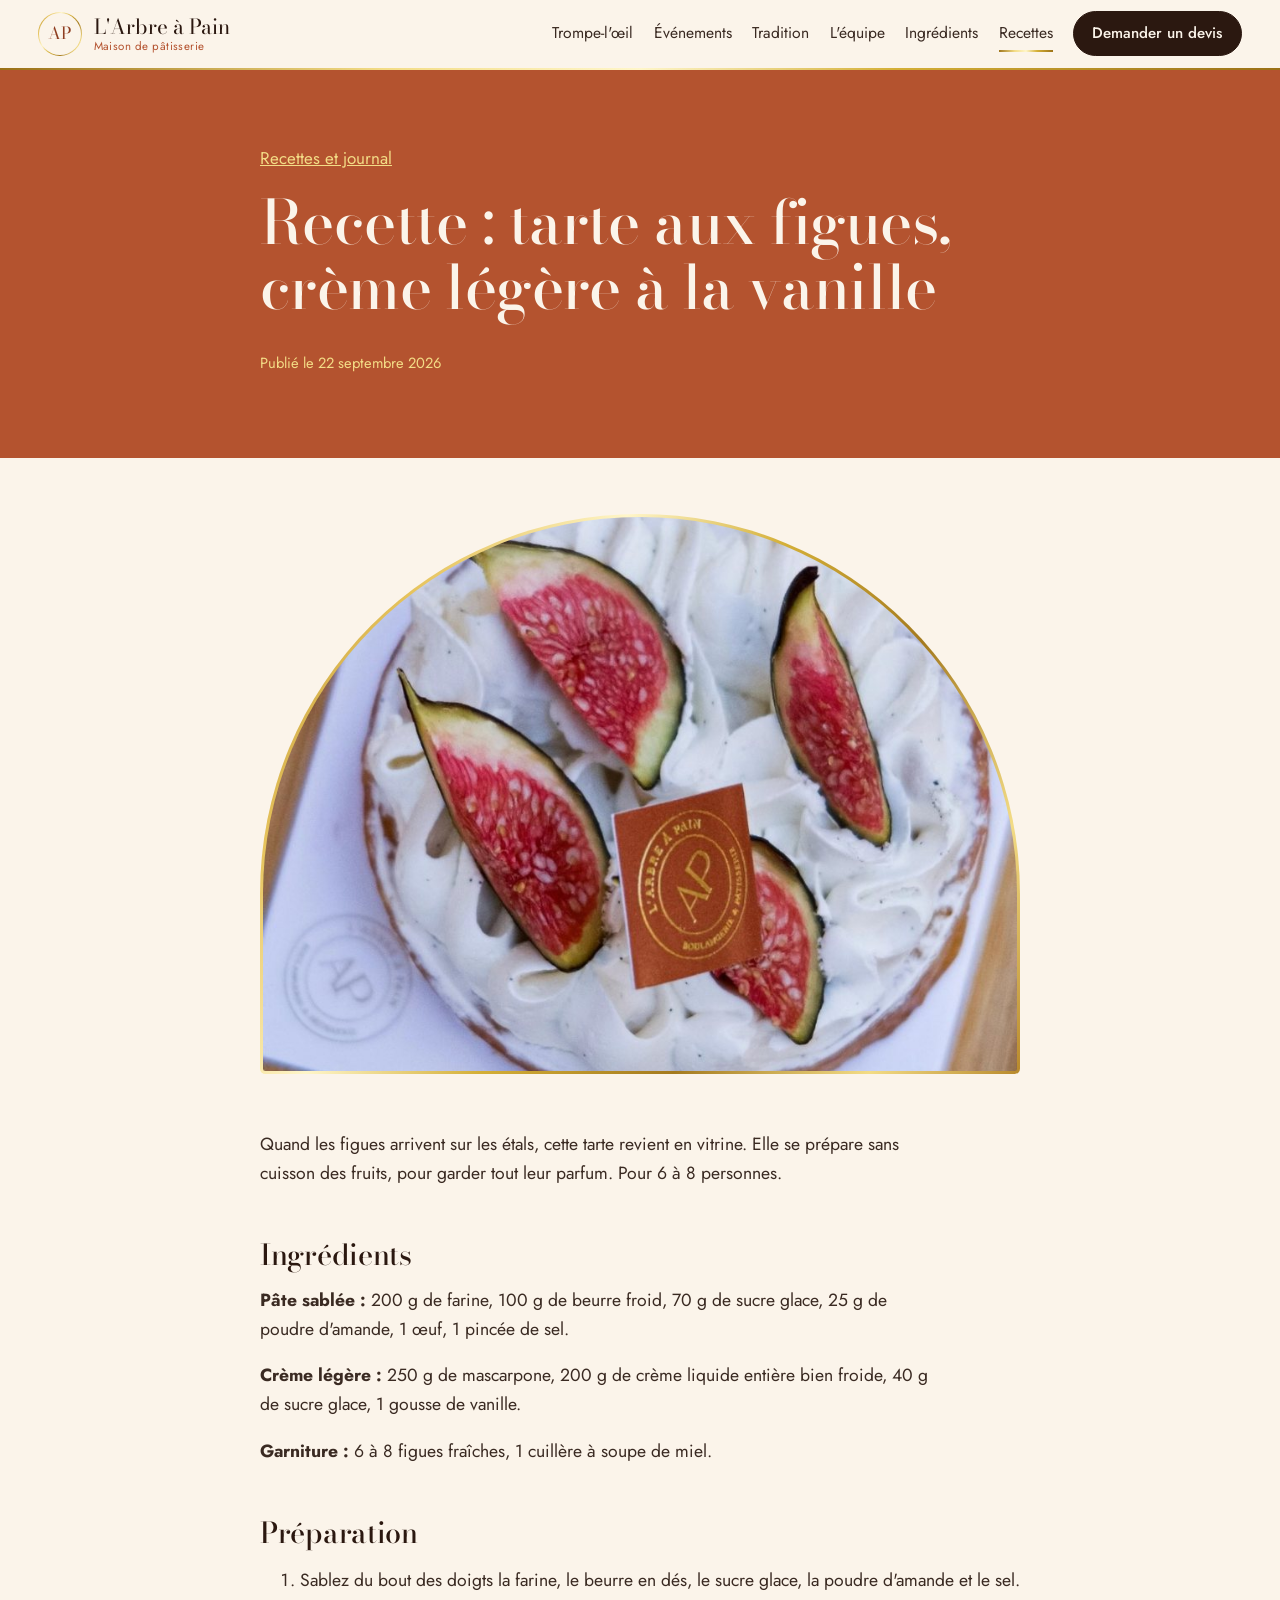
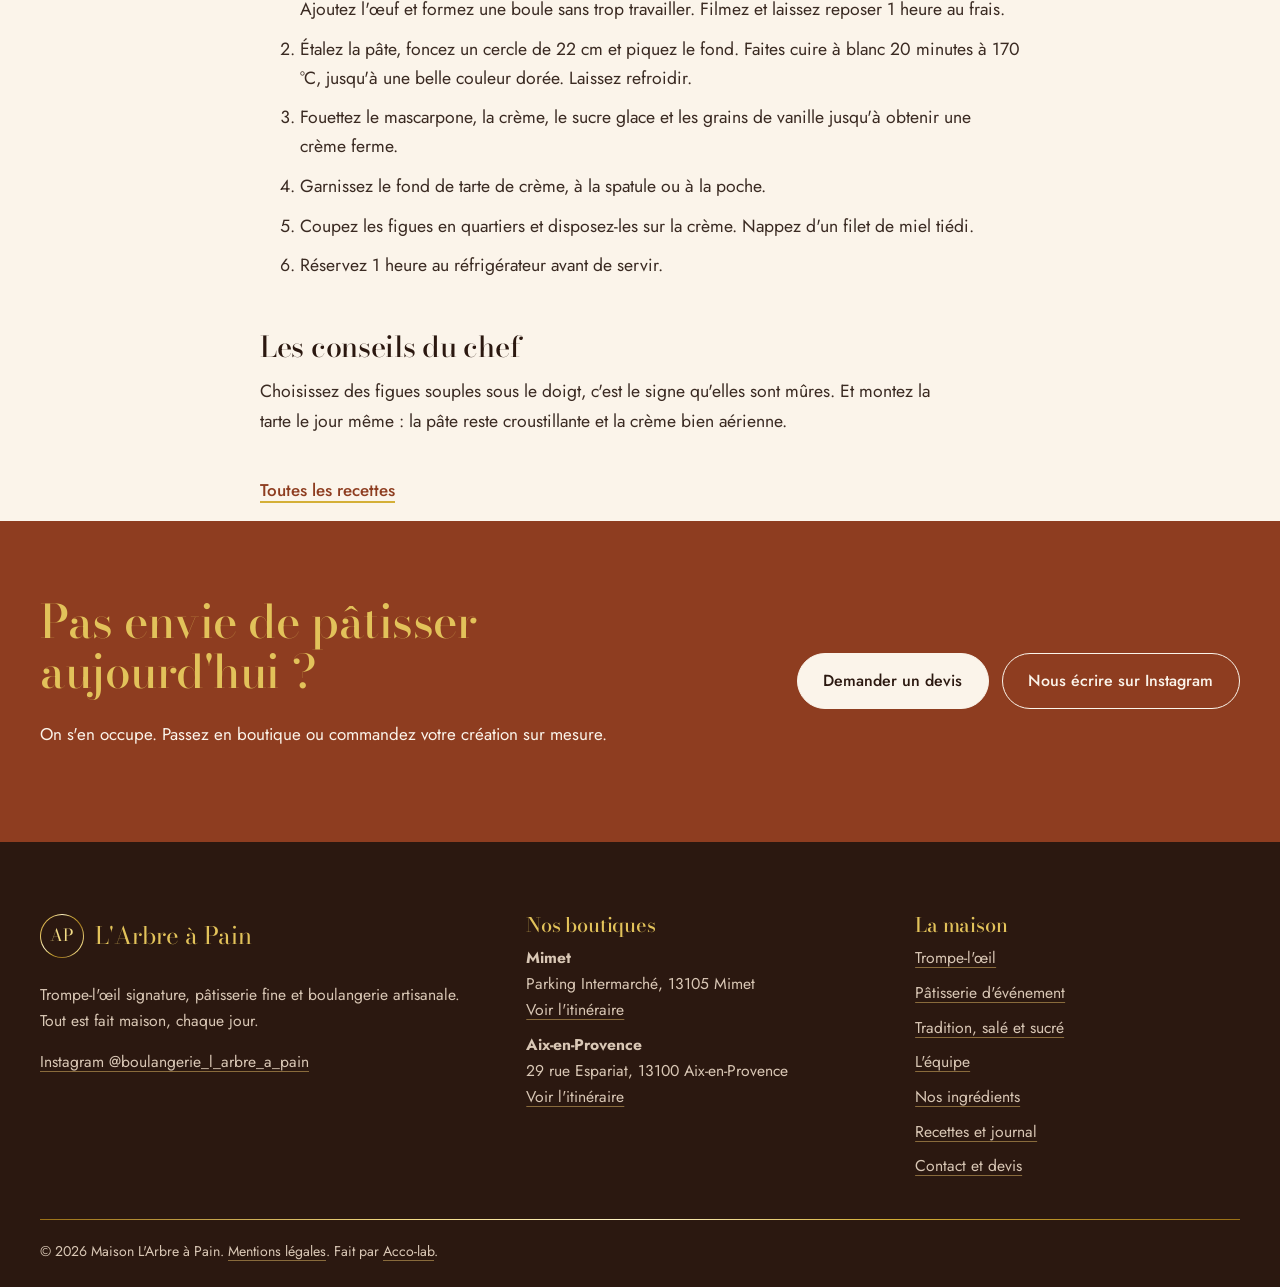
<file: journal/recette-tarte-figues-creme-vanille.html>
<!doctype html>
<html lang="fr">
<head>
<meta charset="utf-8">
<meta name="viewport" content="width=device-width, initial-scale=1">
<title>Recette : tarte aux figues, crème légère à la vanille | L&#x27;Arbre à Pain</title>
<meta name="description" content="Une pâte sablée croustillante, une crème légère à la vanille et des figues fraîches : la recette de la tarte de fin d&#x27;été, pas à pas.">
<link rel="canonical" href="https://www.arbreapain.fr/journal/recette-tarte-figues-creme-vanille.html">
<meta property="og:type" content="website">
<meta property="og:locale" content="fr_FR">
<meta property="og:site_name" content="Maison L'Arbre à Pain">
<meta property="og:title" content="Recette : tarte aux figues, crème légère à la vanille | L&#x27;Arbre à Pain">
<meta property="og:description" content="Une pâte sablée croustillante, une crème légère à la vanille et des figues fraîches : la recette de la tarte de fin d&#x27;été, pas à pas.">
<meta property="og:image" content="https://www.arbreapain.fr/images/trompe-planche.jpg">
<meta name="theme-color" content="#B4532F">
<link rel="icon" href="../assets/favicon.svg" type="image/svg+xml">
<link rel="preconnect" href="https://fonts.googleapis.com">
<link rel="preconnect" href="https://fonts.gstatic.com" crossorigin>
<link href="https://fonts.googleapis.com/css2?family=Bodoni+Moda:ital,opsz,wght@0,6..96,400..700;1,6..96,400..600&family=Jost:wght@300..600&display=swap" rel="stylesheet">
<link rel="stylesheet" href="../assets/style.css">
<script type="application/ld+json">{"@context": "https://schema.org", "@type": "Bakery", "name": "Maison L'Arbre à Pain", "url": "https://www.arbreapain.fr", "image": "https://www.arbreapain.fr/images/trompe-planche.jpg", "description": "Pâtisserie fine, trompe-l'œil signature et boulangerie artisanale à Mimet et Aix-en-Provence.", "servesCuisine": "Pâtisserie française", "priceRange": "€€", "sameAs": ["https://www.instagram.com/boulangerie_l_arbre_a_pain/"], "address": [{"@type": "PostalAddress", "streetAddress": "Parking Intermarché", "postalCode": "13105", "addressLocality": "Mimet", "addressCountry": "FR"}, {"@type": "PostalAddress", "streetAddress": "29 rue Espariat", "postalCode": "13100", "addressLocality": "Aix-en-Provence", "addressCountry": "FR"}]}</script>
</head>
<body class="">
<a class="skip" href="#contenu">Aller au contenu</a>
<header class="top">
  <a class="brand" href="../index.html" aria-label="L'Arbre à Pain, accueil">
    <span class="mono" aria-hidden="true">AP</span>
    <span class="brand-name">L'Arbre à Pain<small>Maison de pâtisserie</small></span>
  </a>
  <button class="burger" aria-expanded="false" aria-controls="menu" aria-label="Ouvrir le menu"><span></span><span></span></button>
  <nav id="menu" class="menu" aria-label="Navigation principale">
    <a href="../trompe-l-oeil.html">Trompe-l'œil</a><a href="../patisserie-evenement.html">Événements</a><a href="../boulangerie-tradition.html">Tradition</a><a href="../equipe.html">L'équipe</a><a href="../ingredients.html">Ingrédients</a><a href="../journal/" aria-current="page">Recettes</a>
    <a class="btn btn-gold" href="../contact.html">Demander un devis</a>
  </nav>
</header>
<main id="contenu">
<article class="article">
  <header class="phero phero-slim"><div class="wrap narrow"><p class="kicker"><a href="./">Recettes et journal</a></p><h1>Recette : tarte aux figues, crème légère à la vanille</h1><p class="date">Publié le 22 septembre 2026</p></div></header>
  <div class="wrap narrow">
    <figure class="article-img"><img src="../images/tarte-figue.jpg" alt="Tarte aux figues fraîches et crème à la vanille"></figure>
    <div class="prose"><p>Quand les figues arrivent sur les étals, cette tarte revient en vitrine. Elle se prépare sans cuisson des fruits, pour garder tout leur parfum. Pour 6 à 8 personnes.</p>
<h2>Ingrédients</h2>
<p><strong>Pâte sablée :</strong> 200 g de farine, 100 g de beurre froid, 70 g de sucre glace, 25 g de poudre d'amande, 1 œuf, 1 pincée de sel.</p>
<p><strong>Crème légère :</strong> 250 g de mascarpone, 200 g de crème liquide entière bien froide, 40 g de sucre glace, 1 gousse de vanille.</p>
<p><strong>Garniture :</strong> 6 à 8 figues fraîches, 1 cuillère à soupe de miel.</p>
<h2>Préparation</h2>
<ol>
<li>Sablez du bout des doigts la farine, le beurre en dés, le sucre glace, la poudre d'amande et le sel. Ajoutez l'œuf et formez une boule sans trop travailler. Filmez et laissez reposer 1 heure au frais.</li>
<li>Étalez la pâte, foncez un cercle de 22 cm et piquez le fond. Faites cuire à blanc 20 minutes à 170 °C, jusqu'à une belle couleur dorée. Laissez refroidir.</li>
<li>Fouettez le mascarpone, la crème, le sucre glace et les grains de vanille jusqu'à obtenir une crème ferme.</li>
<li>Garnissez le fond de tarte de crème, à la spatule ou à la poche.</li>
<li>Coupez les figues en quartiers et disposez-les sur la crème. Nappez d'un filet de miel tiédi.</li>
<li>Réservez 1 heure au réfrigérateur avant de servir.</li>
</ol>
<h2>Les conseils du chef</h2>
<p>Choisissez des figues souples sous le doigt, c'est le signe qu'elles sont mûres. Et montez la tarte le jour même : la pâte reste croustillante et la crème bien aérienne.</p></div>
    <p><a class="link" href="./">Toutes les recettes</a></p>
  </div>
</article>
<script type="application/ld+json">{"@context": "https://schema.org", "@type": "Article", "headline": "Recette : tarte aux figues, crème légère à la vanille", "datePublished": "2026-09-22", "image": "https://www.arbreapain.fr/images/tarte-figue.jpg", "author": {"@type": "Organization", "name": "Maison L'Arbre à Pain"}, "publisher": {"@type": "Organization", "name": "Maison L'Arbre à Pain"}}</script>
<section class="cta">
  <div class="wrap cta-in">
    <div><h2>Pas envie de pâtisser aujourd'hui ?</h2><p>On s'en occupe. Passez en boutique ou commandez votre création sur mesure.</p></div>
    <div class="cta-actions"><a class="btn btn-gold" href="../contact.html">Demander un devis</a><a class="btn btn-line" href="https://www.instagram.com/boulangerie_l_arbre_a_pain/" target="_blank" rel="noopener">Nous écrire sur Instagram</a></div>
  </div>
</section>
</main>
<footer class="foot">
  <div class="foot-grid">
    <div>
      <p class="foot-brand"><span class="mono" aria-hidden="true">AP</span> L'Arbre à Pain</p>
      <p>Trompe-l'œil signature, pâtisserie fine et boulangerie artisanale. Tout est fait maison, chaque jour.</p>
      <p><a href="https://www.instagram.com/boulangerie_l_arbre_a_pain/" target="_blank" rel="noopener">Instagram @boulangerie_l_arbre_a_pain</a></p>
    </div>
    <div>
      <h2>Nos boutiques</h2>
      <ul class="plain"><li><strong>Mimet</strong><br>Parking Intermarché, 13105 Mimet<br><a href="https://www.google.com/maps/search/?api=1&query=L%27Arbre+%C3%A0+Pain+Mimet" target="_blank" rel="noopener">Voir l'itinéraire</a></li><li><strong>Aix-en-Provence</strong><br>29 rue Espariat, 13100 Aix-en-Provence<br><a href="https://www.google.com/maps/search/?api=1&query=L%27Arbre+%C3%A0+Pain+29+rue+Espariat+Aix-en-Provence" target="_blank" rel="noopener">Voir l'itinéraire</a></li></ul>
    </div>
    <div>
      <h2>La maison</h2>
      <ul class="plain">
        <li><a href="../trompe-l-oeil.html">Trompe-l'œil</a></li>
        <li><a href="../patisserie-evenement.html">Pâtisserie d'événement</a></li>
        <li><a href="../boulangerie-tradition.html">Tradition, salé et sucré</a></li>
        <li><a href="../equipe.html">L'équipe</a></li>
        <li><a href="../ingredients.html">Nos ingrédients</a></li>
        <li><a href="../journal/">Recettes et journal</a></li>
        <li><a href="../contact.html">Contact et devis</a></li>
        
      </ul>
    </div>
  </div>
  <p class="foot-legal">© 2026 Maison L'Arbre à Pain. <a href="../mentions-legales.html">Mentions légales</a>. Fait par <a href="https://acco-lab.fr" target="_blank" rel="noopener">Acco-lab</a>.</p>
</footer>
<div class="lightbox" hidden><button class="lb-close" aria-label="Fermer la photo">Fermer</button><img alt=""></div>
<script src="../assets/site.js" defer></script>
</body>
</html>
</file>
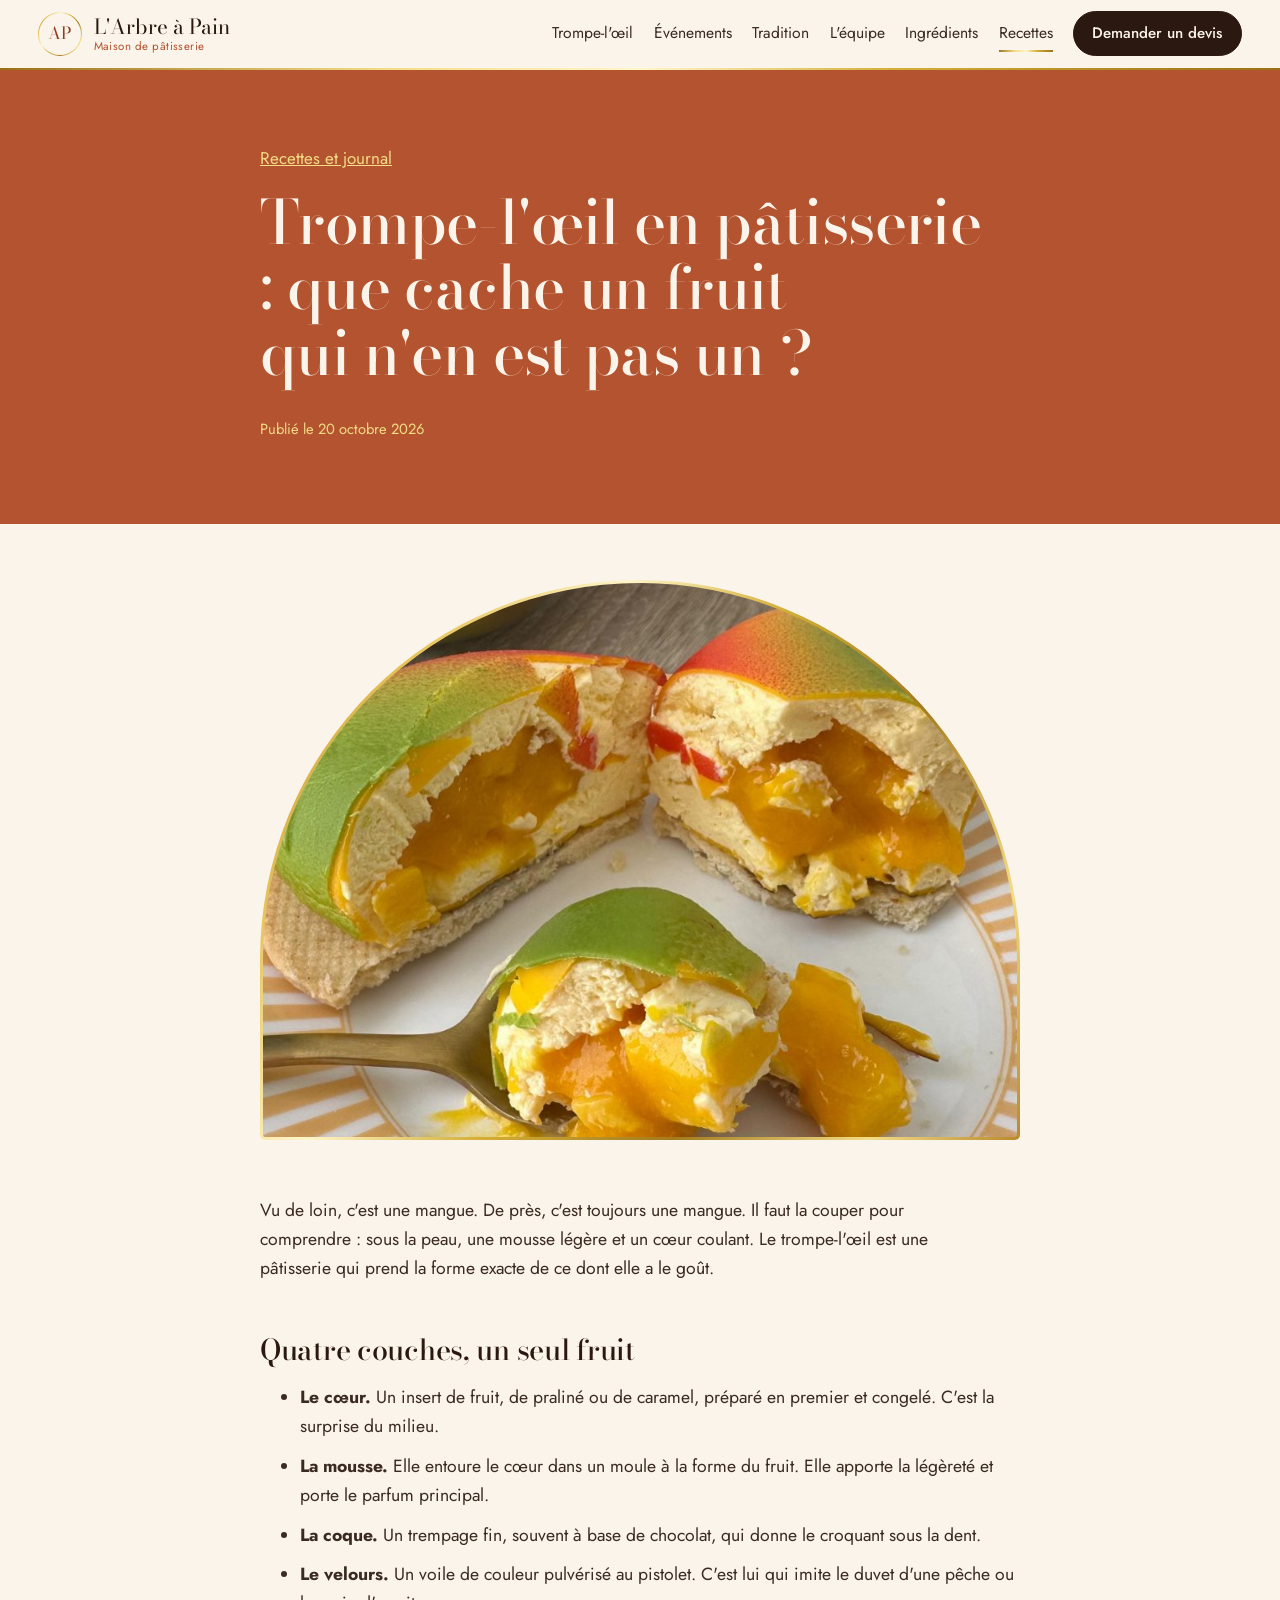
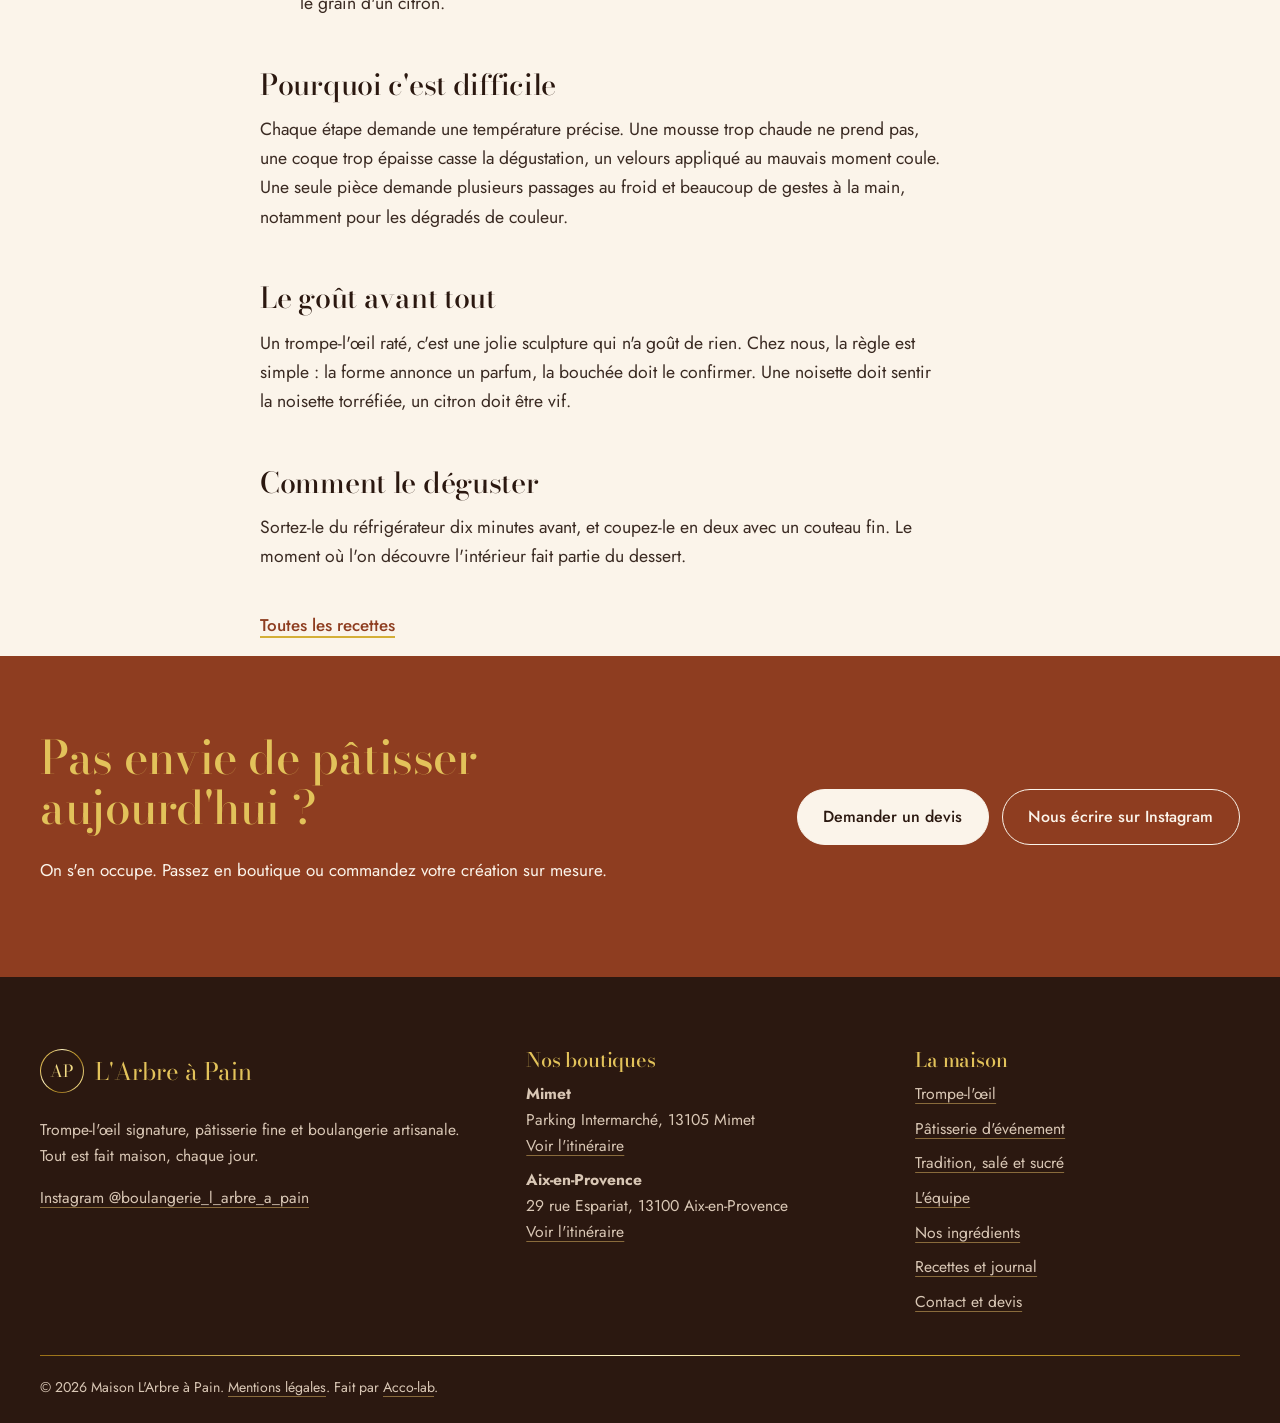
<file: journal/trompe-l-oeil-patisserie-comment-ca-marche.html>
<!doctype html>
<html lang="fr">
<head>
<meta charset="utf-8">
<meta name="viewport" content="width=device-width, initial-scale=1">
<title>Trompe-l&#x27;œil en pâtisserie : que cache un fruit qui n&#x27;en est pas un ? | L&#x27;Arbre à Pain</title>
<meta name="description" content="Coque, mousse, insert, velours : on vous explique comment est construit un trompe-l&#x27;œil et pourquoi il doit être aussi bon que beau.">
<link rel="canonical" href="https://www.arbreapain.fr/journal/trompe-l-oeil-patisserie-comment-ca-marche.html">
<meta property="og:type" content="website">
<meta property="og:locale" content="fr_FR">
<meta property="og:site_name" content="Maison L'Arbre à Pain">
<meta property="og:title" content="Trompe-l&#x27;œil en pâtisserie : que cache un fruit qui n&#x27;en est pas un ? | L&#x27;Arbre à Pain">
<meta property="og:description" content="Coque, mousse, insert, velours : on vous explique comment est construit un trompe-l&#x27;œil et pourquoi il doit être aussi bon que beau.">
<meta property="og:image" content="https://www.arbreapain.fr/images/trompe-planche.jpg">
<meta name="theme-color" content="#B4532F">
<link rel="icon" href="../assets/favicon.svg" type="image/svg+xml">
<link rel="preconnect" href="https://fonts.googleapis.com">
<link rel="preconnect" href="https://fonts.gstatic.com" crossorigin>
<link href="https://fonts.googleapis.com/css2?family=Bodoni+Moda:ital,opsz,wght@0,6..96,400..700;1,6..96,400..600&family=Jost:wght@300..600&display=swap" rel="stylesheet">
<link rel="stylesheet" href="../assets/style.css">
<script type="application/ld+json">{"@context": "https://schema.org", "@type": "Bakery", "name": "Maison L'Arbre à Pain", "url": "https://www.arbreapain.fr", "image": "https://www.arbreapain.fr/images/trompe-planche.jpg", "description": "Pâtisserie fine, trompe-l'œil signature et boulangerie artisanale à Mimet et Aix-en-Provence.", "servesCuisine": "Pâtisserie française", "priceRange": "€€", "sameAs": ["https://www.instagram.com/boulangerie_l_arbre_a_pain/"], "address": [{"@type": "PostalAddress", "streetAddress": "Parking Intermarché", "postalCode": "13105", "addressLocality": "Mimet", "addressCountry": "FR"}, {"@type": "PostalAddress", "streetAddress": "29 rue Espariat", "postalCode": "13100", "addressLocality": "Aix-en-Provence", "addressCountry": "FR"}]}</script>
</head>
<body class="">
<a class="skip" href="#contenu">Aller au contenu</a>
<header class="top">
  <a class="brand" href="../index.html" aria-label="L'Arbre à Pain, accueil">
    <span class="mono" aria-hidden="true">AP</span>
    <span class="brand-name">L'Arbre à Pain<small>Maison de pâtisserie</small></span>
  </a>
  <button class="burger" aria-expanded="false" aria-controls="menu" aria-label="Ouvrir le menu"><span></span><span></span></button>
  <nav id="menu" class="menu" aria-label="Navigation principale">
    <a href="../trompe-l-oeil.html">Trompe-l'œil</a><a href="../patisserie-evenement.html">Événements</a><a href="../boulangerie-tradition.html">Tradition</a><a href="../equipe.html">L'équipe</a><a href="../ingredients.html">Ingrédients</a><a href="../journal/" aria-current="page">Recettes</a>
    <a class="btn btn-gold" href="../contact.html">Demander un devis</a>
  </nav>
</header>
<main id="contenu">
<article class="article">
  <header class="phero phero-slim"><div class="wrap narrow"><p class="kicker"><a href="./">Recettes et journal</a></p><h1>Trompe-l'œil en pâtisserie : que cache un fruit qui n'en est pas un ?</h1><p class="date">Publié le 20 octobre 2026</p></div></header>
  <div class="wrap narrow">
    <figure class="article-img"><img src="../images/trompe-mangue-coupee.jpg" alt="Trompe-l&#x27;œil mangue coupé en deux"></figure>
    <div class="prose"><p>Vu de loin, c'est une mangue. De près, c'est toujours une mangue. Il faut la couper pour comprendre : sous la peau, une mousse légère et un cœur coulant. Le trompe-l'œil est une pâtisserie qui prend la forme exacte de ce dont elle a le goût.</p>
<h2>Quatre couches, un seul fruit</h2>
<ul>
<li><strong>Le cœur.</strong> Un insert de fruit, de praliné ou de caramel, préparé en premier et congelé. C'est la surprise du milieu.</li>
<li><strong>La mousse.</strong> Elle entoure le cœur dans un moule à la forme du fruit. Elle apporte la légèreté et porte le parfum principal.</li>
<li><strong>La coque.</strong> Un trempage fin, souvent à base de chocolat, qui donne le croquant sous la dent.</li>
<li><strong>Le velours.</strong> Un voile de couleur pulvérisé au pistolet. C'est lui qui imite le duvet d'une pêche ou le grain d'un citron.</li>
</ul>
<h2>Pourquoi c'est difficile</h2>
<p>Chaque étape demande une température précise. Une mousse trop chaude ne prend pas, une coque trop épaisse casse la dégustation, un velours appliqué au mauvais moment coule. Une seule pièce demande plusieurs passages au froid et beaucoup de gestes à la main, notamment pour les dégradés de couleur.</p>
<h2>Le goût avant tout</h2>
<p>Un trompe-l'œil raté, c'est une jolie sculpture qui n'a goût de rien. Chez nous, la règle est simple : la forme annonce un parfum, la bouchée doit le confirmer. Une noisette doit sentir la noisette torréfiée, un citron doit être vif.</p>
<h2>Comment le déguster</h2>
<p>Sortez-le du réfrigérateur dix minutes avant, et coupez-le en deux avec un couteau fin. Le moment où l'on découvre l'intérieur fait partie du dessert.</p></div>
    <p><a class="link" href="./">Toutes les recettes</a></p>
  </div>
</article>
<script type="application/ld+json">{"@context": "https://schema.org", "@type": "Article", "headline": "Trompe-l'œil en pâtisserie : que cache un fruit qui n'en est pas un ?", "datePublished": "2026-10-20", "image": "https://www.arbreapain.fr/images/trompe-mangue-coupee.jpg", "author": {"@type": "Organization", "name": "Maison L'Arbre à Pain"}, "publisher": {"@type": "Organization", "name": "Maison L'Arbre à Pain"}}</script>
<section class="cta">
  <div class="wrap cta-in">
    <div><h2>Pas envie de pâtisser aujourd'hui ?</h2><p>On s'en occupe. Passez en boutique ou commandez votre création sur mesure.</p></div>
    <div class="cta-actions"><a class="btn btn-gold" href="../contact.html">Demander un devis</a><a class="btn btn-line" href="https://www.instagram.com/boulangerie_l_arbre_a_pain/" target="_blank" rel="noopener">Nous écrire sur Instagram</a></div>
  </div>
</section>
</main>
<footer class="foot">
  <div class="foot-grid">
    <div>
      <p class="foot-brand"><span class="mono" aria-hidden="true">AP</span> L'Arbre à Pain</p>
      <p>Trompe-l'œil signature, pâtisserie fine et boulangerie artisanale. Tout est fait maison, chaque jour.</p>
      <p><a href="https://www.instagram.com/boulangerie_l_arbre_a_pain/" target="_blank" rel="noopener">Instagram @boulangerie_l_arbre_a_pain</a></p>
    </div>
    <div>
      <h2>Nos boutiques</h2>
      <ul class="plain"><li><strong>Mimet</strong><br>Parking Intermarché, 13105 Mimet<br><a href="https://www.google.com/maps/search/?api=1&query=L%27Arbre+%C3%A0+Pain+Mimet" target="_blank" rel="noopener">Voir l'itinéraire</a></li><li><strong>Aix-en-Provence</strong><br>29 rue Espariat, 13100 Aix-en-Provence<br><a href="https://www.google.com/maps/search/?api=1&query=L%27Arbre+%C3%A0+Pain+29+rue+Espariat+Aix-en-Provence" target="_blank" rel="noopener">Voir l'itinéraire</a></li></ul>
    </div>
    <div>
      <h2>La maison</h2>
      <ul class="plain">
        <li><a href="../trompe-l-oeil.html">Trompe-l'œil</a></li>
        <li><a href="../patisserie-evenement.html">Pâtisserie d'événement</a></li>
        <li><a href="../boulangerie-tradition.html">Tradition, salé et sucré</a></li>
        <li><a href="../equipe.html">L'équipe</a></li>
        <li><a href="../ingredients.html">Nos ingrédients</a></li>
        <li><a href="../journal/">Recettes et journal</a></li>
        <li><a href="../contact.html">Contact et devis</a></li>
        
      </ul>
    </div>
  </div>
  <p class="foot-legal">© 2026 Maison L'Arbre à Pain. <a href="../mentions-legales.html">Mentions légales</a>. Fait par <a href="https://acco-lab.fr" target="_blank" rel="noopener">Acco-lab</a>.</p>
</footer>
<div class="lightbox" hidden><button class="lb-close" aria-label="Fermer la photo">Fermer</button><img alt=""></div>
<script src="../assets/site.js" defer></script>
</body>
</html>
</file>
<file: assets/style.css>
/* L'Arbre à Pain : terracotta + or, arches inspirées des niches de la boutique d'Aix */
:root{
  --terra:#B4532F; --terra-deep:#8E3D20; --cocoa:#2B1810; --cream:#FBF4EA; --sand:#F1E3D0;
  --gold:#D4AF37; --gold-soft:#F3DC86; --ink:#3A2A22;
  --display:"Bodoni Moda","Didot","Times New Roman",serif;
  --body:"Jost","Helvetica Neue",Arial,sans-serif;
  --wrap:1200px;
}
*{box-sizing:border-box}
html{scroll-behavior:smooth}
body{margin:0;background:var(--cream);color:var(--ink);font-family:var(--body);font-size:1.0625rem;line-height:1.65;font-weight:400;-webkit-font-smoothing:antialiased}
img{display:block;max-width:100%}
a{color:inherit}
h1,h2,h3{font-family:var(--display);font-weight:500;line-height:1.08;color:var(--cocoa);margin:0 0 .5em;letter-spacing:-.01em}
h1{font-size:clamp(2.5rem,6vw,4.75rem)}
h2{font-size:clamp(1.9rem,3.6vw,3rem)}
h3{font-size:1.45rem;line-height:1.2}
p{margin:0 0 1em;max-width:62ch}
.wrap{width:min(var(--wrap),100% - 40px);margin-inline:auto}
.narrow{max-width:760px}
.center{text-align:center}.center p{margin-inline:auto}
.skip{position:absolute;left:-999px;top:0;background:var(--cocoa);color:#fff;padding:.6em 1em;z-index:100}
.skip:focus{left:8px;top:8px}
:focus-visible{outline:2px solid var(--gold);outline-offset:3px}

/* Boutons */
.btn{display:inline-block;font-family:var(--body);font-weight:500;font-size:1rem;text-decoration:none;padding:.85em 1.6em;border-radius:999px;border:1px solid transparent;cursor:pointer;transition:background .2s,color .2s,border-color .2s}
.btn-gold{background:var(--gold);color:var(--cocoa)}
.btn-gold:hover{background:var(--gold-soft)}
.btn-line{border-color:currentColor;color:var(--cream)}
.btn-line:hover{background:var(--cream);color:var(--terra-deep);border-color:var(--cream)}
.btn-line.dark{color:var(--terra-deep)}
.btn-line.dark:hover{background:var(--terra-deep);color:var(--cream);border-color:var(--terra-deep)}
.link{color:var(--terra-deep);font-weight:500;text-underline-offset:5px;text-decoration-color:var(--gold);text-decoration-thickness:2px}
.link:hover{color:var(--terra)}

/* En-tête */
.top{position:sticky;top:0;z-index:50;display:flex;align-items:center;justify-content:space-between;gap:1rem;padding:.7rem clamp(16px,3vw,40px);background:rgba(251,244,234,.94);backdrop-filter:blur(8px);border-bottom:1px solid rgba(201,162,91,.35)}
.brand{display:flex;align-items:center;gap:.7rem;text-decoration:none;color:var(--cocoa)}
.mono{display:inline-grid;place-items:center;width:44px;height:44px;border-radius:50%;border:1px solid var(--gold);font-family:var(--display);font-size:1.05rem;letter-spacing:.02em;color:var(--terra-deep);flex:none}
.brand-name{font-family:var(--display);font-size:1.3rem;line-height:1.05}
.brand-name small{display:block;font-family:var(--body);font-size:.72rem;color:var(--terra);letter-spacing:.04em;margin-top:2px}
.menu{display:flex;align-items:center;gap:clamp(.8rem,1.6vw,1.6rem)}
.menu a:not(.btn){text-decoration:none;font-size:.98rem;padding:.3em 0;border-bottom:2px solid transparent}
.menu a:not(.btn):hover,.menu a[aria-current]{border-color:var(--gold)}
.menu .btn{padding:.6em 1.2em;font-size:.95rem}
.burger{display:none;background:none;border:0;width:44px;height:44px;cursor:pointer;padding:10px}
.burger span{display:block;height:2px;background:var(--cocoa);margin:7px 0;transition:transform .2s}
.burger[aria-expanded=true] span:first-child{transform:translateY(4.5px) rotate(45deg)}
.burger[aria-expanded=true] span:last-child{transform:translateY(-4.5px) rotate(-45deg)}

/* Arches */
.arch{margin:0;overflow:hidden;border-radius:999px 999px 14px 14px;aspect-ratio:3/4.3;background:var(--sand);box-shadow:0 0 0 1px rgba(201,162,91,.55),0 0 0 7px transparent}
.arch img{width:100%;height:100%;object-fit:cover;transition:transform .6s ease}
a:hover .arch img,.arch:hover img{transform:scale(1.05)}
.arch-lg{max-width:440px;width:100%}

/* Hero accueil */
.hero{background:var(--terra);color:var(--cream);overflow:hidden;position:relative}
.hero::after{content:"";position:absolute;inset:auto 0 0 0;height:90px;background:var(--cream);border-radius:50% 50% 0 0/100% 100% 0 0}
.hero-in{width:min(1380px,100% - clamp(40px,8vw,120px));display:grid;grid-template-columns:.8fr 1.2fr;gap:clamp(2rem,5vw,5rem);align-items:center;padding-block:clamp(3rem,7vw,6rem) clamp(7rem,12vw,11rem);position:relative;z-index:1}
.hero h1{color:var(--cream);font-size:clamp(2.7rem,6.2vw,5.4rem)}
.hero .lead{font-size:1.2rem;color:#FBE9DC;max-width:46ch}
.hero-actions{display:flex;flex-wrap:wrap;gap:.8rem;margin-top:1.8rem}
.hero-arches{display:grid;grid-template-columns:repeat(3,1fr);gap:clamp(.6rem,1.4vw,1.2rem);align-items:end;position:relative}
.hero-arches .arch{box-shadow:0 0 0 1px var(--gold-soft),0 30px 60px -20px rgba(43,24,16,.55)}
.hero-arches .a1{transform:translateY(34px)}
.hero-arches .a2{aspect-ratio:3/5}
.hero-arches .a3{transform:translateY(70px)}
.seal{position:absolute;left:-56px;bottom:-78px;width:150px;height:150px;color:var(--gold-soft);background:var(--terra-deep);border-radius:50%;animation:spin 40s linear infinite}
.seal-ring{font-family:var(--body);font-size:11px;fill:currentColor;text-transform:none}
.seal-num{font-family:var(--display);font-size:46px;fill:currentColor}
.seal-sub{font-family:var(--body);font-size:11px;fill:currentColor;letter-spacing:.5px}
.seal text:not(.seal-ring){animation:spin 40s linear infinite reverse;transform-origin:100px 100px}
@keyframes spin{to{transform:rotate(360deg)}}
@keyframes rise{from{opacity:0;translate:0 60px}to{opacity:1;translate:0 0}}
.hero-arches .arch{animation:rise .9s cubic-bezier(.2,.7,.2,1) both}
.hero-arches .a2{animation-delay:.12s}.hero-arches .a3{animation-delay:.24s}
.hero-txt{animation:rise .8s ease both}

/* Sections */
.sec{padding-block:clamp(3.5rem,8vw,7rem)}
.sec-tint{background:var(--sand)}
.sec-head{margin-bottom:clamp(1.8rem,4vw,3rem);max-width:720px}
.sec-head p{font-size:1.1rem}
.split{display:grid;grid-template-columns:1fr 1fr;gap:clamp(2rem,6vw,5.5rem);align-items:center}
.split.top{align-items:start}
.duo{display:grid;grid-template-columns:1fr 1fr;gap:1rem}
.duo .down{margin-top:3.5rem}

.trio{display:grid;grid-template-columns:repeat(3,1fr);gap:clamp(1.2rem,3vw,2.6rem)}
.trio-card{text-decoration:none;display:block}
.trio-card h3{margin-top:1.1rem;font-size:1.7rem}
.trio-card:nth-child(2){margin-top:3rem}
.more{color:var(--terra-deep);font-weight:500;border-bottom:2px solid var(--gold);padding-bottom:2px}

.ribbon-sec{padding-bottom:clamp(2rem,4vw,3rem)}
.ribbon{display:flex;gap:14px;overflow-x:auto;scroll-snap-type:x mandatory;padding:8px 0 22px max(20px,calc((100vw - var(--wrap))/2));scroll-padding-left:max(20px,calc((100vw - var(--wrap))/2));scrollbar-color:var(--gold) transparent}
.ribbon .shot{flex:0 0 clamp(210px,24vw,300px);aspect-ratio:3/4;scroll-snap-align:start}
.shot{border:0;padding:0;background:var(--sand);cursor:zoom-in;overflow:hidden;border-radius:12px;display:block}
.shot img{width:100%;height:100%;object-fit:cover;transition:transform .5s ease}
.shot:hover img{transform:scale(1.06)}

.chef{background:var(--cocoa);color:#EBDCCB;padding-block:clamp(3.5rem,8vw,7rem)}
.chef h2{color:var(--gold-soft)}
.chef-in{display:grid;grid-template-columns:minmax(0,420px) 1fr;gap:clamp(2rem,6vw,5.5rem);align-items:center}
.chef p{font-size:1.12rem}
.chef .btn{margin-top:.6rem}

.posts{display:grid;grid-template-columns:repeat(3,1fr);gap:clamp(1.2rem,3vw,2.4rem)}
.post{text-decoration:none;display:block}
.post img{width:100%;aspect-ratio:4/5;object-fit:cover;border-radius:12px;margin-bottom:1rem;transition:transform .5s ease}
.post:hover img{transform:scale(1.02)}
.post h2,.post h3{font-size:1.45rem;line-height:1.2}
.post p{font-size:1rem}
.date{font-size:.92rem;color:var(--terra);margin-bottom:.4em}

.shops{list-style:none;padding:0;margin:1.5rem 0 0;display:grid;gap:1.6rem}
.shops li{border-left:2px solid var(--gold);padding-left:1.2rem}
.shops h3{margin-bottom:.2em}
.shops p{margin-bottom:.3em}

.cols3{display:grid;grid-template-columns:repeat(3,1fr);gap:clamp(1.5rem,4vw,3.5rem)}
.cols3>div{border-top:1px solid var(--gold);padding-top:1.3rem}

.gallery{columns:4 220px;column-gap:14px}
.gallery .shot{width:100%;margin:0 0 14px;break-inside:avoid}
.gallery .shot:nth-child(3n+1){aspect-ratio:3/4}
.gallery .shot:nth-child(3n+2){aspect-ratio:1}
.gallery .shot:nth-child(3n){aspect-ratio:4/5}

.rows{display:grid;gap:clamp(3rem,7vw,6rem)}
.row{display:grid;grid-template-columns:minmax(0,360px) 1fr;gap:clamp(2rem,6vw,5rem);align-items:center}
.row.rev{grid-template-columns:1fr minmax(0,360px)}
.row.rev .arch{order:2}

.steps{list-style:none;counter-reset:s;padding:0;margin:0;display:grid;grid-template-columns:repeat(4,1fr);gap:clamp(1.2rem,3vw,2.4rem)}
.steps li{counter-increment:s;border-top:1px solid var(--gold);padding-top:1rem}
.steps li::before{content:counter(s);font-family:var(--display);font-size:2.6rem;color:var(--terra);line-height:1;display:block;margin-bottom:.4rem}
.note{margin-top:2.2rem;font-style:italic;color:var(--terra-deep)}

/* Hero de page */
.phero{background:var(--terra);color:var(--cream);padding-block:clamp(3rem,6vw,5rem)}
.phero h1{color:var(--cream)}
.phero .lead{font-size:1.2rem;color:#FBE9DC;max-width:50ch}
.phero-in{display:grid;grid-template-columns:1.2fr minmax(0,400px);gap:clamp(2rem,6vw,5rem);align-items:center}
.phero .arch{box-shadow:0 0 0 1px var(--gold-soft),0 30px 60px -20px rgba(43,24,16,.55);margin-bottom:-8rem;position:relative;z-index:2}
.phero:not(.phero-slim)+.sec{padding-top:clamp(8rem,12vw,11rem)}
.phero-slim h1{font-size:clamp(2.2rem,5vw,3.8rem)}
.kicker a{color:var(--gold-soft)}
.phero .date{color:var(--gold-soft)}

/* CTA */
.cta{background:var(--terra-deep);color:var(--cream);padding-block:clamp(3rem,6vw,5rem)}
.cta h2{color:var(--gold-soft)}
.cta-in{display:flex;flex-wrap:wrap;gap:2rem;align-items:center;justify-content:space-between}
.cta-in>div:first-child{max-width:640px}
.cta-actions{display:flex;flex-wrap:wrap;gap:.8rem}

/* Article */
.article-img{margin:clamp(2rem,5vw,3.5rem) 0}
.article-img img{width:100%;max-height:560px;object-fit:cover;border-radius:999px 999px 14px 14px}
.prose h2{font-size:1.8rem;margin-top:1.8em}
.prose li{margin-bottom:.6em}
.prose{font-size:1.1rem;margin-bottom:2.5rem}
blockquote{margin:2.2rem 0;padding:0 0 0 1.4rem;border-left:2px solid var(--gold);font-family:var(--display);font-style:italic;font-size:clamp(1.5rem,3vw,2.1rem);line-height:1.25;color:var(--terra-deep)}

/* Formulaire */
.form{display:grid;gap:1.1rem}
.f2{display:grid;grid-template-columns:1fr 1fr;gap:1.1rem}
.form label{display:grid;gap:.35rem;font-weight:500;font-size:.98rem}
.form input,.form select,.form textarea{font:inherit;font-weight:400;padding:.8em .9em;border:1px solid #D9C3A8;border-radius:10px;background:#fff;color:var(--ink);width:100%}
.form input:focus,.form select:focus,.form textarea:focus{outline:2px solid var(--gold);border-color:var(--gold)}
.form .btn{justify-self:start}
.form-out{font-weight:500;color:var(--terra-deep);margin:0}
.form-out a{color:inherit}
.aside{background:var(--sand);padding:clamp(1.5rem,3vw,2.5rem);border-radius:16px}

/* Pied */
.foot{background:var(--cocoa);color:#D9C7B5;padding:clamp(3rem,6vw,4.5rem) 0 1.5rem;font-size:.98rem}
.foot-grid{width:min(var(--wrap),100% - 40px);margin-inline:auto;display:grid;grid-template-columns:1.3fr 1fr 1fr;gap:clamp(2rem,5vw,4rem)}
.foot h2{font-size:1.25rem;color:var(--gold-soft)}
.foot-brand{font-family:var(--display);font-size:1.5rem;color:var(--cream);display:flex;align-items:center;gap:.7rem}
.foot .mono{color:var(--gold-soft)}
.plain{list-style:none;padding:0;margin:0;display:grid;gap:.55rem}
.foot a{text-decoration-color:rgba(201,162,91,.6);text-underline-offset:4px}
.foot a:hover{color:var(--gold-soft)}
.foot-legal{width:min(var(--wrap),100% - 40px);margin:2.5rem auto 0;padding-top:1.3rem;border-top:1px solid rgba(201,162,91,.3);font-size:.88rem;max-width:none}

/* Visionneuse */
.lightbox{position:fixed;inset:0;z-index:200;background:rgba(43,24,16,.93);display:grid;place-items:center;padding:20px}
.lightbox[hidden]{display:none}
.lightbox img{max-width:min(92vw,900px);max-height:86vh;border-radius:10px}
.lb-close{position:absolute;top:16px;right:16px;background:var(--gold);color:var(--cocoa);border:0;border-radius:999px;padding:.6em 1.2em;font:500 1rem var(--body);cursor:pointer}

/* Responsive */
@media (max-width:1060px){
  .burger{display:block}
  .menu{position:absolute;top:100%;left:0;right:0;flex-direction:column;align-items:stretch;gap:0;background:var(--cream);padding:.5rem 20px 1.4rem;border-bottom:1px solid var(--gold);display:none}
  .menu.open{display:flex}
  .menu a:not(.btn){padding:.85em 0;border-bottom:1px solid #EAD9C2;font-size:1.1rem}
  .menu .btn{margin-top:1rem;text-align:center}
}
@media (max-width:860px){
  body{font-size:1rem}
  .hero-in,.split,.chef-in,.phero-in,.row,.row.rev{grid-template-columns:1fr}
  .row.rev .arch{order:0}
  .row .arch,.chef .arch{max-width:320px}
  .hero-in{padding-bottom:9rem}
  .seal{left:auto;right:6px;bottom:-96px;width:118px;height:118px}
  .trio,.posts,.cols3{grid-template-columns:1fr}
  .trio-card:nth-child(2){margin-top:0}
  .trio-card .arch{aspect-ratio:4/4.4}
  .steps{grid-template-columns:1fr 1fr}
  .phero .arch{margin-bottom:-6rem;max-width:300px;justify-self:center}
  .phero:not(.phero-slim)+.sec{padding-top:8rem}
  .foot-grid{grid-template-columns:1fr}
  .f2{grid-template-columns:1fr}
  .brand-name small{display:none}
}
@media (prefers-reduced-motion:reduce){
  *{animation:none!important;transition:none!important}
  html{scroll-behavior:auto}
}

/* ---------- Or métallisé ---------- */
:root{
  --or:linear-gradient(120deg,#9A7016 0%,#E6C35C 18%,#FFF6C9 34%,#D4AF37 50%,#A47A1E 68%,#F3DC86 86%,#B8892B 100%);
  --or-line:linear-gradient(90deg,#9A7016,#F3DC86 30%,#FFF6C9 50%,#D4AF37 70%,#9A7016);
}
/* Boutons : or uni, sans reflet */
.btn-gold{background:#D4AF37;color:#2B1810;font-weight:600;border-color:#B8922A;box-shadow:0 8px 22px -12px rgba(43,24,16,.6)}
.btn-gold:hover{background:#E2C25A}
/* Titres dorés sur fonds sombres : or uni */
.chef h2,.cta h2,.foot h2,.foot-brand{color:#E2C25A}
/* Arches : cadre en or */
.arch{padding:3px;background:var(--or);box-shadow:0 18px 40px -22px rgba(43,24,16,.5)}
.arch img{border-radius:999px 999px 11px 11px}
.hero-arches .arch,.phero .arch{padding:4px;box-shadow:0 30px 60px -20px rgba(43,24,16,.6),0 0 0 1px rgba(255,246,201,.25)}
.article-img img{border:3px solid transparent;background:var(--or) border-box}
/* Monogramme, filets et séparateurs */
.mono{border:0;background:linear-gradient(var(--cream),var(--cream)) padding-box,var(--or) border-box;border:1.5px solid transparent}
.foot .mono{background:linear-gradient(var(--cocoa),var(--cocoa)) padding-box,var(--or) border-box}
.top{border-bottom:0}
.top::after{content:"";position:absolute;left:0;right:0;bottom:-2px;height:2px;background:var(--or-line)}
.cols3>div,.steps li{border-top:0;position:relative}
.cols3>div::before,.steps li::after{content:"";position:absolute;top:0;left:0;right:0;height:2px;background:var(--or-line)}
.shops li,blockquote{border-left:0;position:relative}
.shops li::before,blockquote::before{content:"";position:absolute;left:0;top:0;bottom:0;width:3px;background:linear-gradient(180deg,#9A7016,#FFF6C9 45%,#D4AF37 60%,#9A7016)}
.menu a:not(.btn):hover,.menu a[aria-current]{border-image:var(--or-line) 1}
.more{border-bottom:0;background:var(--or-line) left bottom/100% 2px no-repeat;padding-bottom:4px}
.foot-legal{border-top:0;background:var(--or-line) top/100% 1px no-repeat}
.hero::before{content:"";position:absolute;left:0;right:0;bottom:88px;height:0}
/* Sceau */
.seal{background:radial-gradient(circle at 35% 30%,#3A2117,#1E100A);box-shadow:0 0 0 3px #1E100A,0 0 0 5px #D4AF37,0 16px 34px -10px rgba(0,0,0,.6)}
.seal-ring,.seal-num,.seal-sub{fill:url(#or)}
.lb-close{background:#D4AF37;font-weight:600}

/* ---------- Accueil : haut de page en deux volets ---------- */
.hero{background:var(--cream);color:var(--ink);display:grid;grid-template-columns:1fr 1fr;min-height:calc(100vh - 70px);position:relative;overflow:visible}
.hero::after,.hero::before{content:none}
.hero-txt{display:flex;flex-direction:column;align-items:center;justify-content:center;text-align:center;padding:clamp(2.5rem,5vw,5rem) clamp(20px,3vw,48px) clamp(5rem,8vw,7rem);animation:none}
.hero h1{font-family:"Anton","Impact","Arial Narrow",sans-serif;font-weight:400;text-transform:uppercase;color:var(--terra-deep);font-size:clamp(3rem,min(6.4vw,11.5vh),7rem);line-height:1.2;letter-spacing:.005em;margin:0 0 .45em}
.hero .hl{position:relative;display:inline-block;z-index:0}
.hero .hl::after{content:"";position:absolute;left:-4%;right:-4%;bottom:.02em;height:.2em;background:#E2C25A;z-index:-1;transform:skewX(-24deg) rotate(-1deg)}
.hero .lead{color:var(--terra-deep);font-size:1.15rem;max-width:30ch;margin:0 auto 1rem}
.hero-img{position:relative;min-height:420px}
.hero-img img{position:absolute;inset:0;width:100%;height:100%;object-fit:cover}
.hero-img .seal{left:auto;right:clamp(14px,2.5vw,36px);top:clamp(14px,2.5vw,36px);bottom:auto;width:clamp(96px,10vw,140px);height:clamp(96px,10vw,140px)}
.hero-cta{position:absolute;left:50%;bottom:clamp(1.5rem,4vw,3rem);transform:translateX(-50%);padding:1.05em 2.4em;font-size:1.1rem;white-space:nowrap;z-index:3;box-shadow:0 14px 34px -12px rgba(43,24,16,.55)}
.hero+.sec{padding-top:clamp(3.5rem,8vw,7rem)}
@media (max-width:860px){
  .hero{grid-template-columns:1fr;min-height:0}
  .hero-txt{padding:2.5rem 20px 2rem}
  .hero h1{font-size:clamp(2.9rem,15vw,5rem)}
  .hero-img{aspect-ratio:1;min-height:0}
  .hero-cta{position:static;transform:none;justify-self:center;margin:-1.7rem auto 0}
}
@font-face{font-family:"Anton";src:url("anton.woff2") format("woff2");font-weight:400;font-style:normal;font-display:swap}
.hero h1{white-space:nowrap}

/* Accueil : le menu n'apparaît qu'au défilement */
.home .top{position:fixed;left:0;right:0;top:0;transform:translateY(-110%);transition:transform .35s ease}
.home.scrolled .top,.home .top:focus-within{transform:none}
.home .hero{min-height:100vh}
.hero-txt{padding-bottom:clamp(2.5rem,5vw,5rem)}
@media (max-width:860px){.home .hero{min-height:0}}

/* Section du chef : vidéo et sceau */
.chef-in{display:flex;flex-direction:column;align-items:center;gap:clamp(2rem,4vw,3rem)}
.chef-video{position:relative;width:min(700px,100%);padding:3px;background:var(--or);border-radius:18px;box-shadow:0 40px 80px -30px rgba(0,0,0,.7)}
.chef-video video{display:block;width:100%;aspect-ratio:4/3;object-fit:cover;border-radius:15px;background:#1E100A}
.chef-video .seal{left:auto;right:clamp(-56px,-4vw,-14px);top:auto;bottom:clamp(-56px,-4vw,-20px);width:clamp(110px,14vw,170px);height:clamp(110px,14vw,170px)}
.chef .btn{margin-top:clamp(.5rem,2vw,1.5rem)}
@media (max-width:860px){.chef-video .seal{right:-6px;bottom:-40px}}

/* Section du chef : vidéo à gauche, texte à droite */
.chef-in{display:grid;grid-template-columns:1.1fr 1fr;align-items:center;gap:clamp(3rem,7vw,6.5rem)}
.chef-video{width:100%}
.chef-video .seal{right:clamp(-48px,-3vw,-14px);bottom:clamp(-52px,-3.5vw,-20px);width:clamp(104px,11vw,150px);height:clamp(104px,11vw,150px)}
@media (max-width:860px){.chef-in{grid-template-columns:1fr;gap:4.5rem}.chef-video .seal{right:-6px;bottom:-40px}}

/* Section sur fond terracotta */
.sec-terra{background:var(--terra);color:#FBE9DC}
.sec-terra h2,.sec-terra h3{color:var(--cream)}
.sec-terra .more{color:#F3DC86}
.sec-terra .arch{box-shadow:0 30px 60px -24px rgba(43,24,16,.6)}
.sec-terra+.ribbon-sec{padding-top:clamp(3.5rem,8vw,6rem)}

/* Vidéo verticale encadrée */
.vframe{justify-self:center;width:min(380px,100%);padding:3px;background:var(--or);border-radius:18px;box-shadow:0 30px 60px -28px rgba(43,24,16,.55)}
.vframe video{display:block;width:100%;aspect-ratio:9/16;object-fit:cover;border-radius:15px;background:#1E100A}
/* Photos rectangulaires */
.rect .arch{border-radius:14px}
.rect .arch img{border-radius:11px}
.arch.portrait{aspect-ratio:4/5;max-width:440px;width:100%;margin-inline:auto}
.arch.portrait img{object-position:center 30%}

/* ---------- Ingrédients : cartes qui s'empilent au défilement ---------- */
.stack{--h:calc(100svh - 70px);position:relative;background:var(--cocoa)}
.phero:not(.phero-slim)+.stack{margin-top:0}
.stack-card{position:sticky;top:70px;height:var(--h);min-height:520px;display:grid;grid-template-columns:1.1fr 1fr;overflow:hidden;border-radius:28px 28px 0 0;box-shadow:0 -24px 50px -20px rgba(0,0,0,.55);transform-origin:50% 0;will-change:transform,filter}
.stack-card:first-child{border-radius:0}
.stack-photo{position:relative;overflow:hidden}
.stack-photo img{position:absolute;inset:-6% 0;width:100%;height:112%;object-fit:cover;will-change:transform}
.stack-txt{display:flex;flex-direction:column;justify-content:center;padding:clamp(1.6rem,6vw,6rem)}
.stack-txt h2{font-size:clamp(2.2rem,5vw,4.4rem);margin-bottom:.4em}
.stack-txt p{font-size:clamp(1.02rem,1.5vw,1.25rem);max-width:44ch}
.stack-count{font-family:var(--display);font-size:1.1rem;letter-spacing:.08em;margin-bottom:1.2rem;opacity:.85}
.stack-count::after{content:"";display:block;width:56px;height:2px;margin-top:.7rem;background:var(--or-line)}
.sc-choco{background:var(--cocoa);color:#EBDCCB}.sc-choco h2{color:#E2C25A}
.sc-fruits{background:var(--terra);color:#FBE9DC}.sc-fruits h2{color:var(--cream)}
.sc-secs{background:var(--sand);color:var(--ink)}
.sc-creme{background:var(--cream);color:var(--ink)}
.sc-fruits .stack-photo,.sc-creme .stack-photo{order:2}
@media (max-width:860px){
  .stack-card{grid-template-columns:1fr;grid-template-rows:52% 1fr;border-radius:22px 22px 0 0}
  .sc-fruits .stack-photo,.sc-creme .stack-photo{order:0}
  .stack-txt{justify-content:flex-start;padding:1.5rem 22px 1.5rem}
  .stack-count{margin-bottom:.7rem}
  .stack-txt h2{font-size:clamp(1.9rem,8.5vw,2.6rem)}
}
@media (prefers-reduced-motion:reduce){.stack-card{position:relative;top:0;height:auto}.stack-photo{min-height:50vh}}
.page-ingredients .phero .arch{margin-bottom:0}
.stack-card:not(:last-child){margin-bottom:28vh}
@media (prefers-reduced-motion:reduce){.stack-card:not(:last-child){margin-bottom:0}}

/* ---------- Ingrédients, version ordinateur : scène fixe, révélation en iris ---------- */
.stack-nav{display:none}
@media (min-width:861px) and (prefers-reduced-motion:no-preference){
  .stack{height:calc(var(--h) * 5)}
  .stack-card,.stack-card:first-child{--r:0;--t:0;position:sticky;top:70px;height:var(--h);margin:0;border-radius:0;box-shadow:none;grid-template-columns:1fr 1fr;align-items:center;transform:none!important;filter:none!important;clip-path:circle(calc(var(--r) * 150vmax) at var(--cx,73%) 50%);will-change:clip-path}
  .stack-card:not(:first-child){margin-top:calc(var(--h) * -1)}
  .stack-card:not(:last-child){margin-bottom:0}
  .stack-card:first-child{--r:1;--t:1}
  .sc-choco,.sc-secs{--cx:27%}
  .stack-card::before{content:attr(data-n);position:absolute;right:-1vw;bottom:-9vw;font-family:var(--display);font-size:34vw;line-height:1;color:transparent;-webkit-text-stroke:1.5px rgba(212,175,55,.45);pointer-events:none;transform:translateY(calc((1 - var(--t)) * 12vh))}
  .sc-fruits::before,.sc-creme::before{right:auto;left:-1vw}
  .stack-photo{justify-self:center;width:min(30vw,460px);height:min(74%,640px);border-radius:18px;padding:4px;background:var(--or);overflow:visible;box-shadow:0 50px 90px -40px rgba(0,0,0,.65);transform:rotate(calc(var(--tilt,-5deg) * (1 - var(--t)) + var(--rest,-2deg))) translateY(calc((1 - var(--t)) * 14vh));z-index:1}
  .sc-fruits .stack-photo,.sc-creme .stack-photo{--tilt:5deg;--rest:2deg}
  .stack-photo img{position:static;inset:auto;width:100%;height:100%;border-radius:14px}
  .stack-txt{position:relative;z-index:2;padding:0 clamp(2rem,6vw,7rem);opacity:var(--t);transform:translateY(calc((1 - var(--t)) * 70px))}
  .stack-txt h2{font-size:clamp(3.2rem,6.4vw,7rem);line-height:1;font-style:italic;margin-bottom:.35em}
  .stack-txt p{font-size:clamp(1.05rem,1.35vw,1.3rem)}
  .stack-nav{display:flex;position:sticky;top:70px;height:var(--h);margin-top:calc(var(--h) * -1);z-index:20;pointer-events:none;align-items:flex-end;justify-content:center;padding-bottom:28px}
  .stack-nav ol{pointer-events:auto;list-style:none;margin:0;padding:6px;display:flex;gap:4px;background:rgba(30,16,10,.78);backdrop-filter:blur(8px);border-radius:999px;box-shadow:0 0 0 1px rgba(212,175,55,.5)}
  .stack-nav button{font:500 .92rem var(--body);color:#EBDCCB;background:none;border:0;border-radius:999px;padding:.55em 1.1em;cursor:pointer;transition:background .25s,color .25s}
  .stack-nav button[aria-current=true]{background:#D4AF37;color:#2B1810}
}

/* Boutons principaux : sobres, sans or */
.btn-gold{background:var(--cocoa);color:var(--cream);font-weight:500;border-color:var(--cocoa);box-shadow:none;text-shadow:none}
.btn-gold:hover{background:var(--terra-deep);border-color:var(--terra-deep);color:var(--cream)}
.chef .btn-gold,.cta .btn-gold{background:var(--cream);color:var(--cocoa);border-color:var(--cream)}
.chef .btn-gold:hover,.cta .btn-gold:hover{background:var(--sand);border-color:var(--sand);color:var(--cocoa)}
.lb-close{background:var(--cream);color:var(--cocoa);font-weight:500}

/* ---------- Tradition : trois volets photo ---------- */
.page-tradition .phero .arch{margin-bottom:0}
.trad{display:flex;gap:6px;height:min(82vh,760px);min-height:520px;background:var(--cocoa);padding:6px 0;overflow:hidden}
.trad-panel{position:relative;flex:1 1 0;min-width:0;overflow:hidden;cursor:pointer;color:var(--cream);transition:flex-grow .8s cubic-bezier(.2,.7,.2,1);outline-offset:-4px}
.trad-panel.is-active{flex-grow:3.2}
.trad-panel img{position:absolute;inset:-8% 0;width:100%;height:116%;object-fit:cover;transform:scale(1.12);filter:brightness(.62) saturate(.9);transition:transform 1.4s cubic-bezier(.2,.7,.2,1),filter .8s ease;will-change:transform}
.trad-panel.is-active img{transform:scale(1);filter:none}
.trad-panel::after{content:"";position:absolute;inset:0;background:linear-gradient(180deg,rgba(30,16,10,0) 35%,rgba(30,16,10,.9) 100%);pointer-events:none}
.trad-panel::before{content:"";position:absolute;left:0;right:0;bottom:0;height:3px;background:var(--or-line);z-index:2;transform:scaleX(0);transform-origin:left;transition:transform .8s ease .15s}
.trad-panel.is-active::before{transform:scaleX(1)}
.trad-txt{position:absolute;left:0;right:0;bottom:0;z-index:1;padding:clamp(1.4rem,3vw,3rem)}
.trad-txt h2{color:var(--cream);font-size:clamp(1.5rem,2.4vw,2.6rem);margin:0;transition:font-size .6s ease,color .4s}
.trad-panel.is-active .trad-txt h2{font-size:clamp(2.2rem,4.4vw,4.6rem);font-style:italic;color:#F3DC86}
.trad-txt p{max-width:46ch;font-size:clamp(1rem,1.3vw,1.2rem);margin:0;max-height:0;opacity:0;transform:translateY(18px);overflow:hidden;transition:max-height .7s ease,opacity .5s ease,transform .6s ease,margin .6s ease}
.trad-panel.is-active .trad-txt p{max-height:12em;opacity:1;transform:none;margin-top:.9rem;transition-delay:.2s}
/* Entrée : les volets se dévoilent l'un après l'autre */
.trad.anim .trad-panel{clip-path:inset(100% 0 0 0);transition:flex-grow .8s cubic-bezier(.2,.7,.2,1),clip-path 1.1s cubic-bezier(.2,.7,.2,1)}
.trad.anim.in .trad-panel{clip-path:inset(0)}
.trad.anim .trad-panel:nth-child(2){transition-delay:0s,.15s}
.trad.anim .trad-panel:nth-child(3){transition-delay:0s,.3s}
@media (max-width:860px){
  .trad{display:block;height:auto;min-height:0;padding:0}
  .trad-panel,.trad-panel.is-active{display:block;height:78svh;min-height:440px;cursor:default;border-top:6px solid var(--cocoa)}
  .trad-panel img,.trad-panel.is-active img{filter:none;transform:none;transition:none}
  .trad-panel::before{transform:scaleX(1)}
  .trad-txt h2,.trad-panel.is-active .trad-txt h2{font-size:clamp(2rem,9vw,2.8rem);font-style:italic;color:#F3DC86}
  .trad-txt p,.trad-panel.is-active .trad-txt p{max-height:none;margin-top:.8rem}
  .trad.anim .trad-panel{clip-path:none}
  .trad.anim .trad-txt{opacity:0;transform:translateY(40px);transition:opacity .8s ease,transform .8s cubic-bezier(.2,.7,.2,1)}
  .trad.anim .trad-panel.seen .trad-txt{opacity:1;transform:none}
  .trad.anim .trad-panel.seen .trad-txt p{opacity:1;transform:none}
}

/* ---------- Tradition : bandes de photos qui glissent au défilement ---------- */
.reel{padding-block:clamp(2.5rem,6vw,5rem) clamp(1rem,3vw,2rem);overflow:hidden}
.reel-row{padding-block:clamp(1.6rem,4vw,3rem)}
.reel-head{display:grid;grid-template-columns:minmax(0,1fr) minmax(0,1.1fr);gap:clamp(1rem,5vw,5rem);align-items:end;margin-bottom:clamp(1.2rem,2.5vw,2rem);padding-top:1.4rem;background:var(--or-line) top/100% 2px no-repeat}
.reel-head h2{margin:0;font-size:clamp(2rem,4.4vw,4rem);font-style:italic}
.reel-head p{margin:0;font-size:clamp(1rem,1.25vw,1.15rem)}
.reel-strip{overflow:hidden}
.reel-track{display:flex;gap:14px;width:max-content;padding-inline:20px;will-change:transform}
.reel-track .shot{flex:none;width:clamp(170px,19vw,280px);aspect-ratio:4/5;border-radius:12px}
.reel-row.anim .reel-head{opacity:0;transform:translateY(30px);transition:opacity .8s ease,transform .8s cubic-bezier(.2,.7,.2,1)}
.reel-row.anim.seen .reel-head{opacity:1;transform:none}
@media (max-width:860px){
  .reel-head{grid-template-columns:1fr;gap:.7rem}
  .reel-track .shot{width:46vw}
}

/* Collection trompe-l'œil : pièces flottantes en arc, à faire glisser */
#profiter{scroll-margin-top:70px}
.arc-sec{background:var(--sand);padding-block:clamp(3.5rem,8vw,6.5rem);overflow:hidden;text-align:center}
.arc-eyebrow{font-size:.78rem;font-weight:500;letter-spacing:.34em;text-transform:uppercase;color:#8A6B17;margin:0 auto 1.4rem;padding-left:.34em}
.arc-sec h2{font-size:clamp(2rem,4.6vw,3.6rem);margin-bottom:.45em;text-wrap:balance}
.arc-lead{color:#6B564A;font-size:1.1rem;max-width:46ch;margin:0 auto}
.arc{--s:clamp(165px,21vw,285px);margin-top:clamp(1.5rem,4vw,3rem);outline-offset:-4px}
.arc-track{list-style:none;margin:0;padding:0 20px;display:flex;gap:1.5rem;overflow-x:auto}
.arc-item{flex:none;width:var(--s);height:var(--s)}
.arc-float{display:block;width:100%;height:100%}
.arc-float img{width:100%;height:100%;object-fit:contain;filter:drop-shadow(0 22px 20px rgba(43,24,16,.2));user-select:none;-webkit-user-drag:none;pointer-events:none}
/* Avec le script : pièces placées sur l'arc */
.arc-js{touch-action:pan-y;cursor:grab;user-select:none;-webkit-user-select:none}
.arc-js.is-drag{cursor:grabbing}
.arc-js .arc-track{position:relative;display:block;overflow:visible;padding:0;height:calc(var(--s) * 1.18)}
.arc-js .arc-item{position:absolute;left:50%;top:0;margin-left:calc(var(--s) / -2);will-change:transform,opacity}
.arc-js .arc-float{animation:arcFloat 6.5s ease-in-out infinite}
.arc-item:nth-child(3n+2) .arc-float{animation-delay:-2.1s;animation-duration:7.4s}
.arc-item:nth-child(3n) .arc-float{animation-delay:-4.3s;animation-duration:5.8s}
@keyframes arcFloat{0%,100%{transform:translateY(0) rotate(-1.5deg)}50%{transform:translateY(-16px) rotate(1.5deg)}}
.arc-nav{display:flex;align-items:center;justify-content:center;gap:clamp(.6rem,3vw,2rem)}
.arc-nom{font-family:var(--display);font-style:italic;font-size:clamp(1.8rem,3.6vw,2.6rem);line-height:1.1;color:#B8922A;margin:0;min-width:6.5em}
.arc-btn{width:64px;height:48px;display:grid;place-items:center;padding:0;border:0;background:none;color:var(--cocoa);cursor:pointer;opacity:.55;transition:opacity .25s,transform .25s}
.arc-prev svg{transform:scaleX(-1)}
.arc-btn:hover,.arc-btn:focus-visible{opacity:1}
.arc-next:hover{transform:translateX(5px)}.arc-prev:hover{transform:translateX(-5px)}
.arc-hint{margin:.5rem auto 0;font-size:.82rem;letter-spacing:.04em;color:#6B564A}
.arc-more{display:inline-block;margin-top:clamp(1.6rem,3.5vw,2.4rem);color:var(--terra-deep);font-weight:500;text-decoration:underline;text-decoration-color:var(--gold);text-decoration-thickness:2px;text-underline-offset:6px}
.arc-more span{display:inline-block;transition:transform .25s}
.arc-more:hover span{transform:translateX(5px)}
@media (max-width:700px){.arc{--s:min(50vw,220px)}.arc-btn{width:48px}}
@media (prefers-reduced-motion:reduce){.arc-js .arc-float{animation:none}}

/* Trompe-l'œil : « Comment naît un trompe-l'œil », en étapes */
.born-lead{font-size:1.15rem;max-width:44ch;margin-bottom:1.8rem}
.born-steps{list-style:none;counter-reset:b;margin:0 0 1.9rem;padding:0;display:grid;grid-template-columns:1fr 1fr;gap:1.4rem clamp(1.2rem,3vw,2.4rem)}
.born-steps li{counter-increment:b;position:relative;padding-top:1rem}
.born-steps li::before{content:"";position:absolute;top:0;left:0;right:0;height:1px;background:var(--or-line)}
.born-steps h3{font-size:1.3rem;margin:0 0 .2em;display:flex;align-items:baseline;gap:.6rem}
.born-steps h3::before{content:"0" counter(b);font-family:var(--body);font-size:.78rem;font-weight:500;letter-spacing:.14em;color:#8A6B17}
.born-steps p{margin:0;font-size:1rem;line-height:1.5;color:#6B564A}
.born-promise{margin:0;padding-left:1.2rem;border-left:2px solid var(--gold);font-family:var(--display);font-style:italic;font-size:clamp(1.25rem,2.1vw,1.55rem);line-height:1.35;color:var(--terra-deep);max-width:34ch}
@media (max-width:480px){.born-steps{grid-template-columns:1fr}}
.nowrap{white-space:nowrap}

/* Pas de mot seul à la ligne : titres équilibrés, paragraphes sans orphelin */
h1,h2,h3,blockquote,.lead,.sec-head p{text-wrap:balance}
p,li{text-wrap:pretty}
.sec-head-center{margin-inline:auto;text-align:center;max-width:820px}
.sec-head-center p{margin-inline:auto}

/* Page équipe : texte + photo d'équipe (cadre vide tant que la photo n'est pas faite) */
#equipe,#formateur{scroll-margin-top:70px}
.team{display:grid;grid-template-columns:minmax(0,1fr) minmax(0,1.25fr);gap:clamp(2rem,6vw,5rem);align-items:center}
.team-photo{margin:0;aspect-ratio:3/2;border-radius:14px;overflow:hidden;box-shadow:0 0 0 1px rgba(201,162,91,.55),0 30px 60px -28px rgba(43,24,16,.35)}
.team-photo img{width:100%;height:100%;object-fit:cover}
.team-empty{display:grid;place-content:center;justify-items:center;gap:.9rem;background:var(--sand);box-shadow:none;border:1px dashed #B8922A;color:#6B564A;text-align:center}
.team-empty .mono{width:64px;height:64px;font-size:1.4rem;background:var(--cream)}
.team-empty p{margin:0;font-family:var(--display);font-style:italic;font-size:1.35rem;color:#8A6B17}
@media (max-width:860px){.team{grid-template-columns:1fr}}
.sr-only{position:absolute;width:1px;height:1px;overflow:hidden;clip-path:inset(50%);white-space:nowrap}

/* En-têtes de page plein écran : photo en fond, texte par-dessus */
.phot{position:relative;display:grid;min-height:max(520px,calc(100svh - 69px));background:#1E100A;color:var(--cream);overflow:hidden;isolation:isolate}
.phot-img{position:absolute;inset:0;width:100%;height:100%;object-fit:cover;z-index:-2}
.phot::after{content:"";position:absolute;inset:0;z-index:-1}
.phot-in{display:grid;padding-block:clamp(3rem,7vw,5.5rem)}
.phot h1{color:var(--cream);font-size:clamp(2.4rem,5.4vw,4.6rem);margin-bottom:.5em;text-shadow:0 2px 30px rgba(20,10,6,.45)}
.phot .lead{font-size:clamp(1.05rem,1.5vw,1.25rem);color:#FBEFE2;margin:0;text-shadow:0 1px 16px rgba(20,10,6,.6)}
.phot-links{display:flex;flex-wrap:wrap;gap:.8rem 3rem;margin:clamp(1.6rem,3.5vw,2.6rem) 0 0;max-width:none}
.phot-link{color:var(--cream);font-size:1.2rem;font-weight:500;text-decoration:none;padding-bottom:.3em;border-bottom:1px solid currentColor;transition:color .2s,border-color .2s}
.phot-link:hover{color:var(--gold-soft)}
.phot-left::after{background:linear-gradient(90deg,rgba(30,16,10,.82) 0%,rgba(30,16,10,.62) 32%,rgba(30,16,10,.18) 62%,rgba(30,16,10,0) 80%)}
.phot-left .phot-in{align-items:center}
.phot-left .phot-txt{max-width:620px}
.phot-left .lead{max-width:40ch}
.phot-left .phot-img{object-position:right center}
.phot-bottom::after{background:linear-gradient(0deg,rgba(30,16,10,.86) 0%,rgba(30,16,10,.55) 30%,rgba(30,16,10,0) 62%)}
.phot-bottom .phot-in{align-items:end;justify-items:center;text-align:center}
.phot-bottom .lead{max-width:80ch;margin-inline:auto}
.phot-bottom .phot-links{justify-content:center}
#maison{scroll-margin-top:70px}
@media (max-width:860px){
  .phot{min-height:max(480px,calc(88svh - 69px))}
  .phot-left::after{background:linear-gradient(0deg,rgba(30,16,10,.94) 0%,rgba(30,16,10,.8) 45%,rgba(30,16,10,.2) 82%)}
  .phot-left .phot-in{align-items:end}
  .phot-left .phot-img{object-position:78% center}
}
</file>
